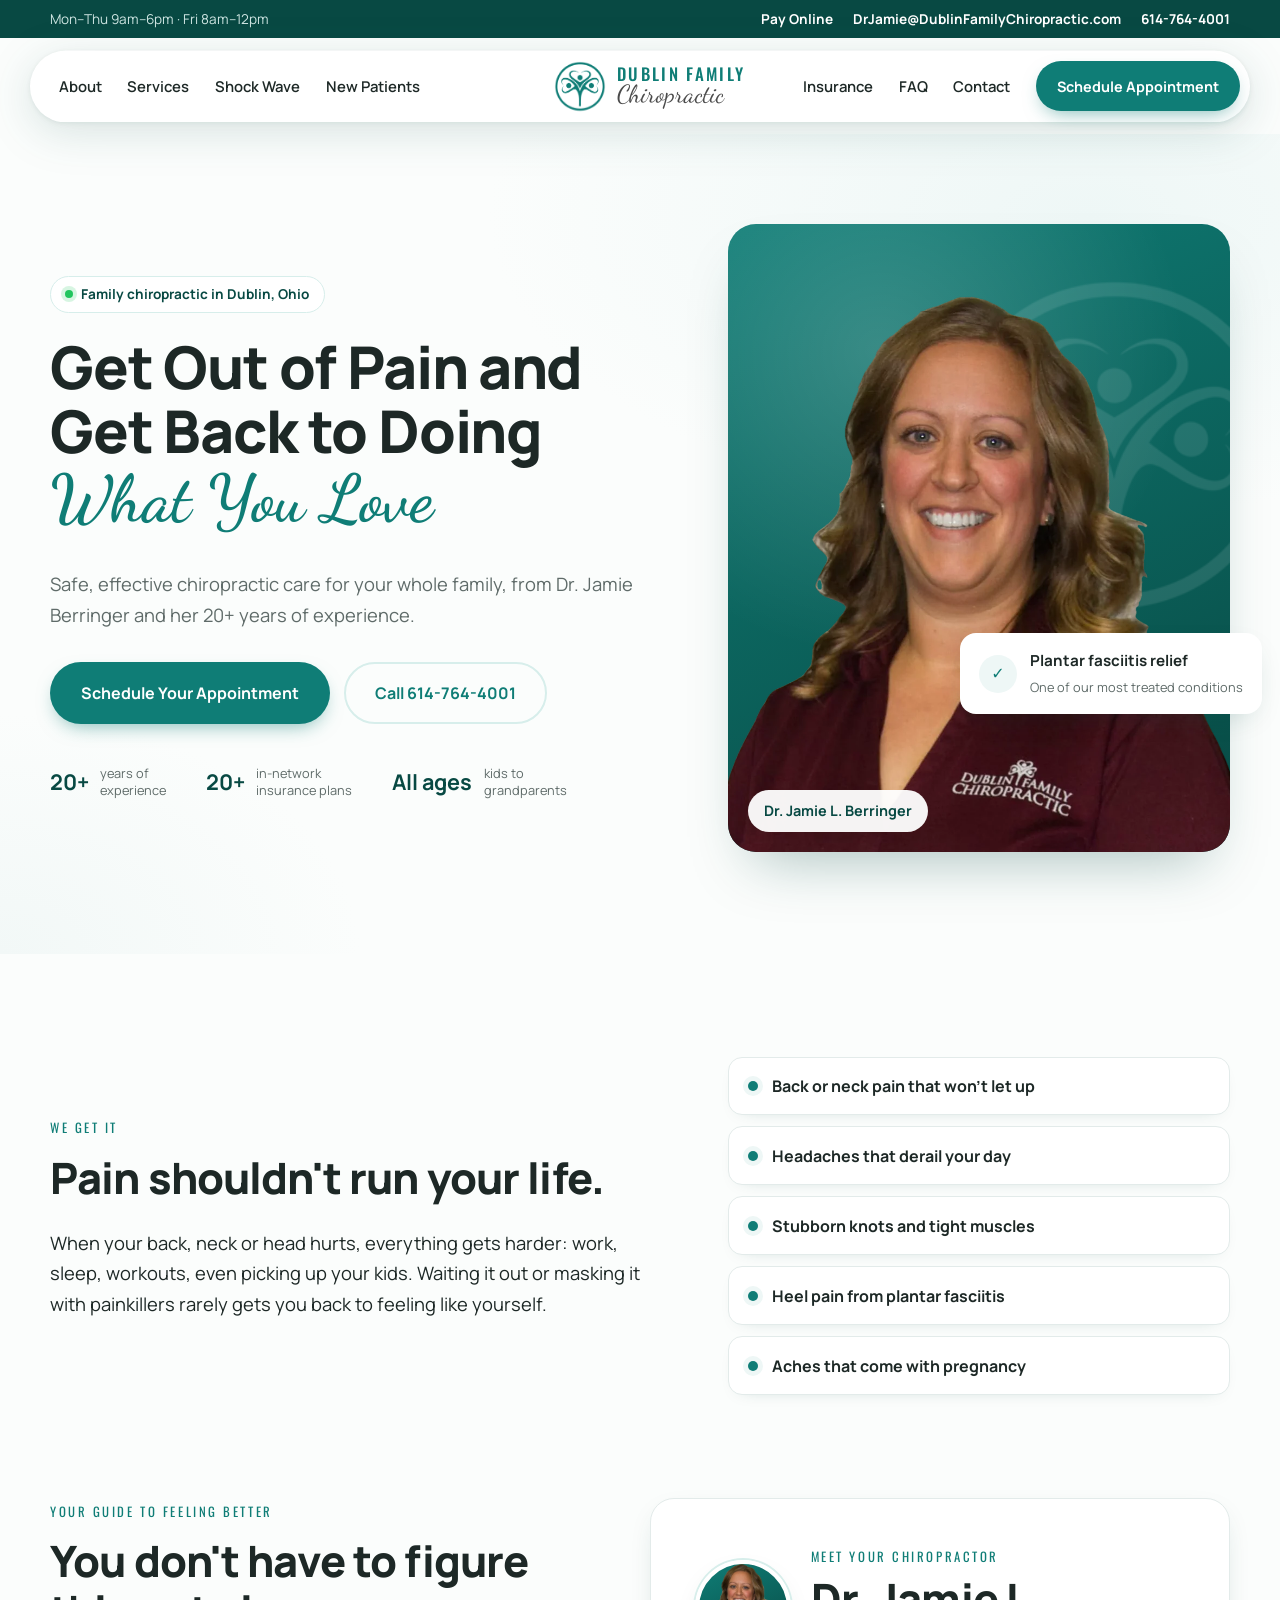
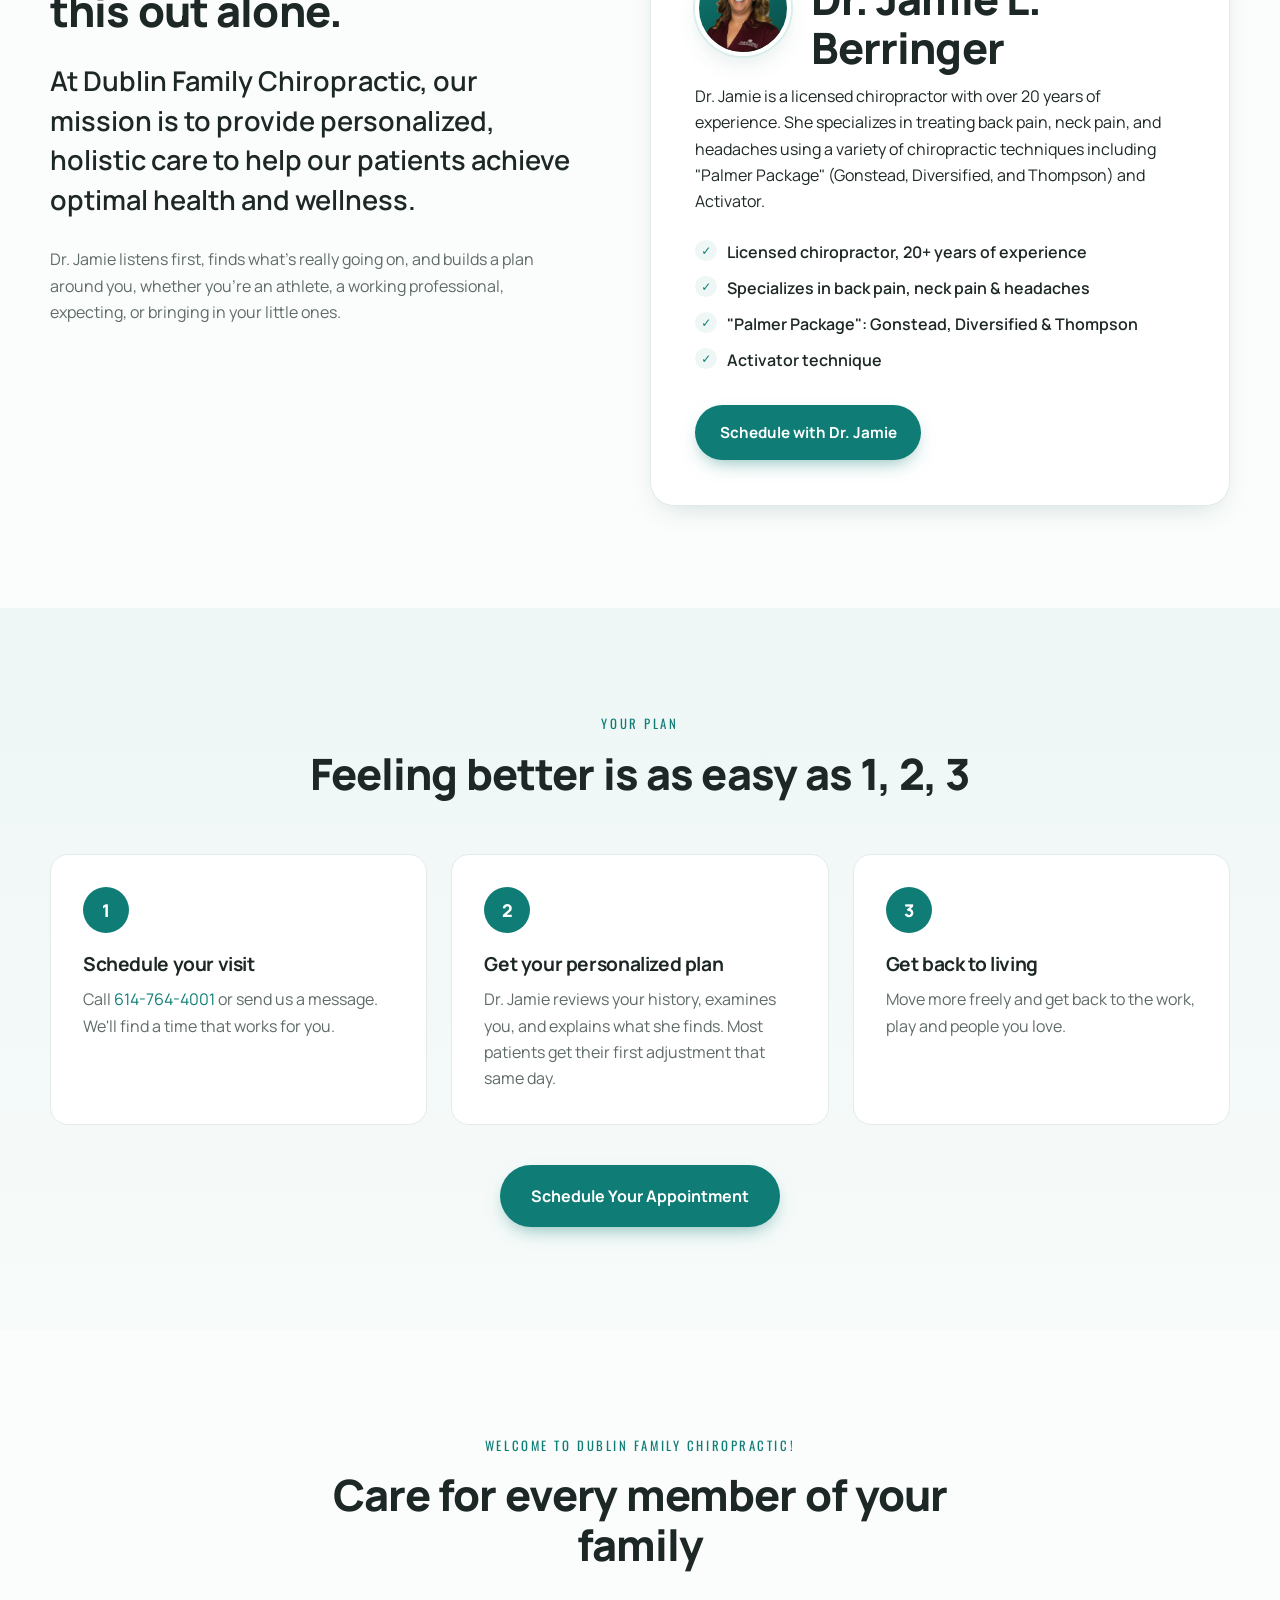
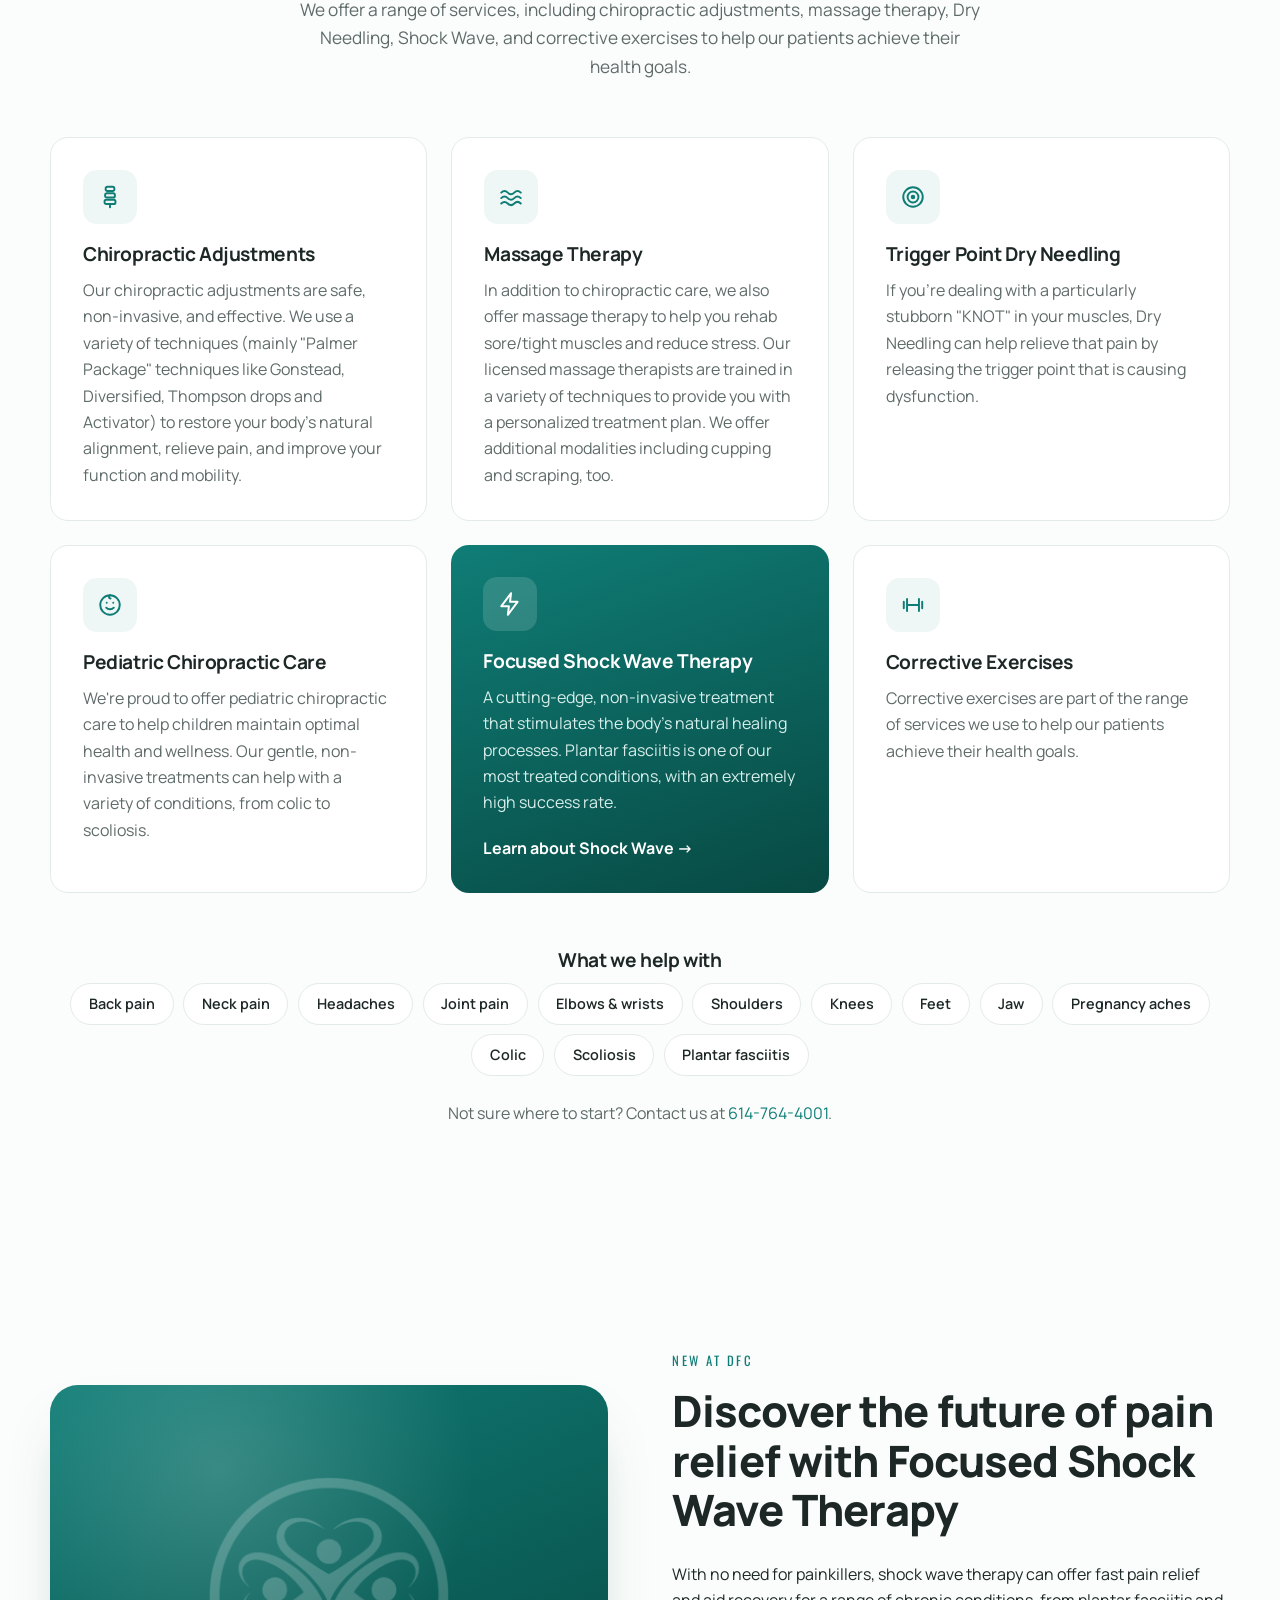
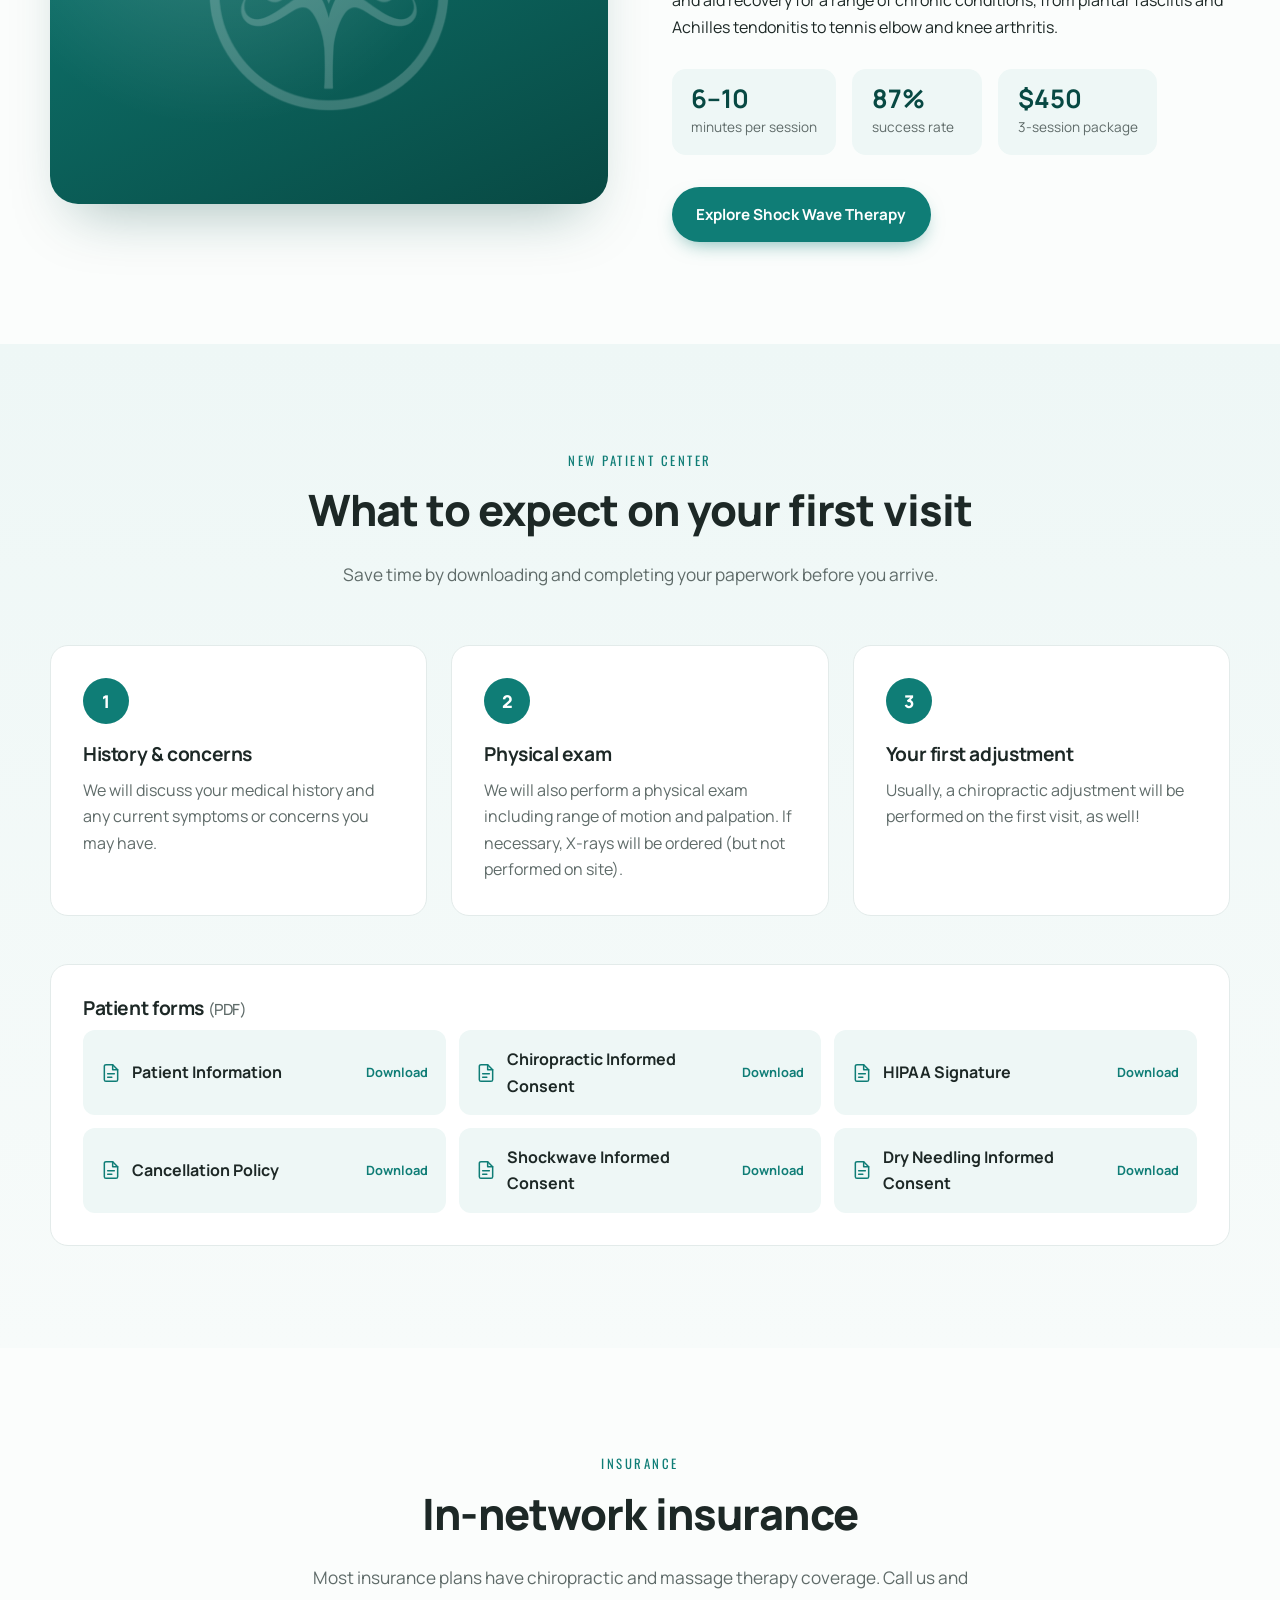
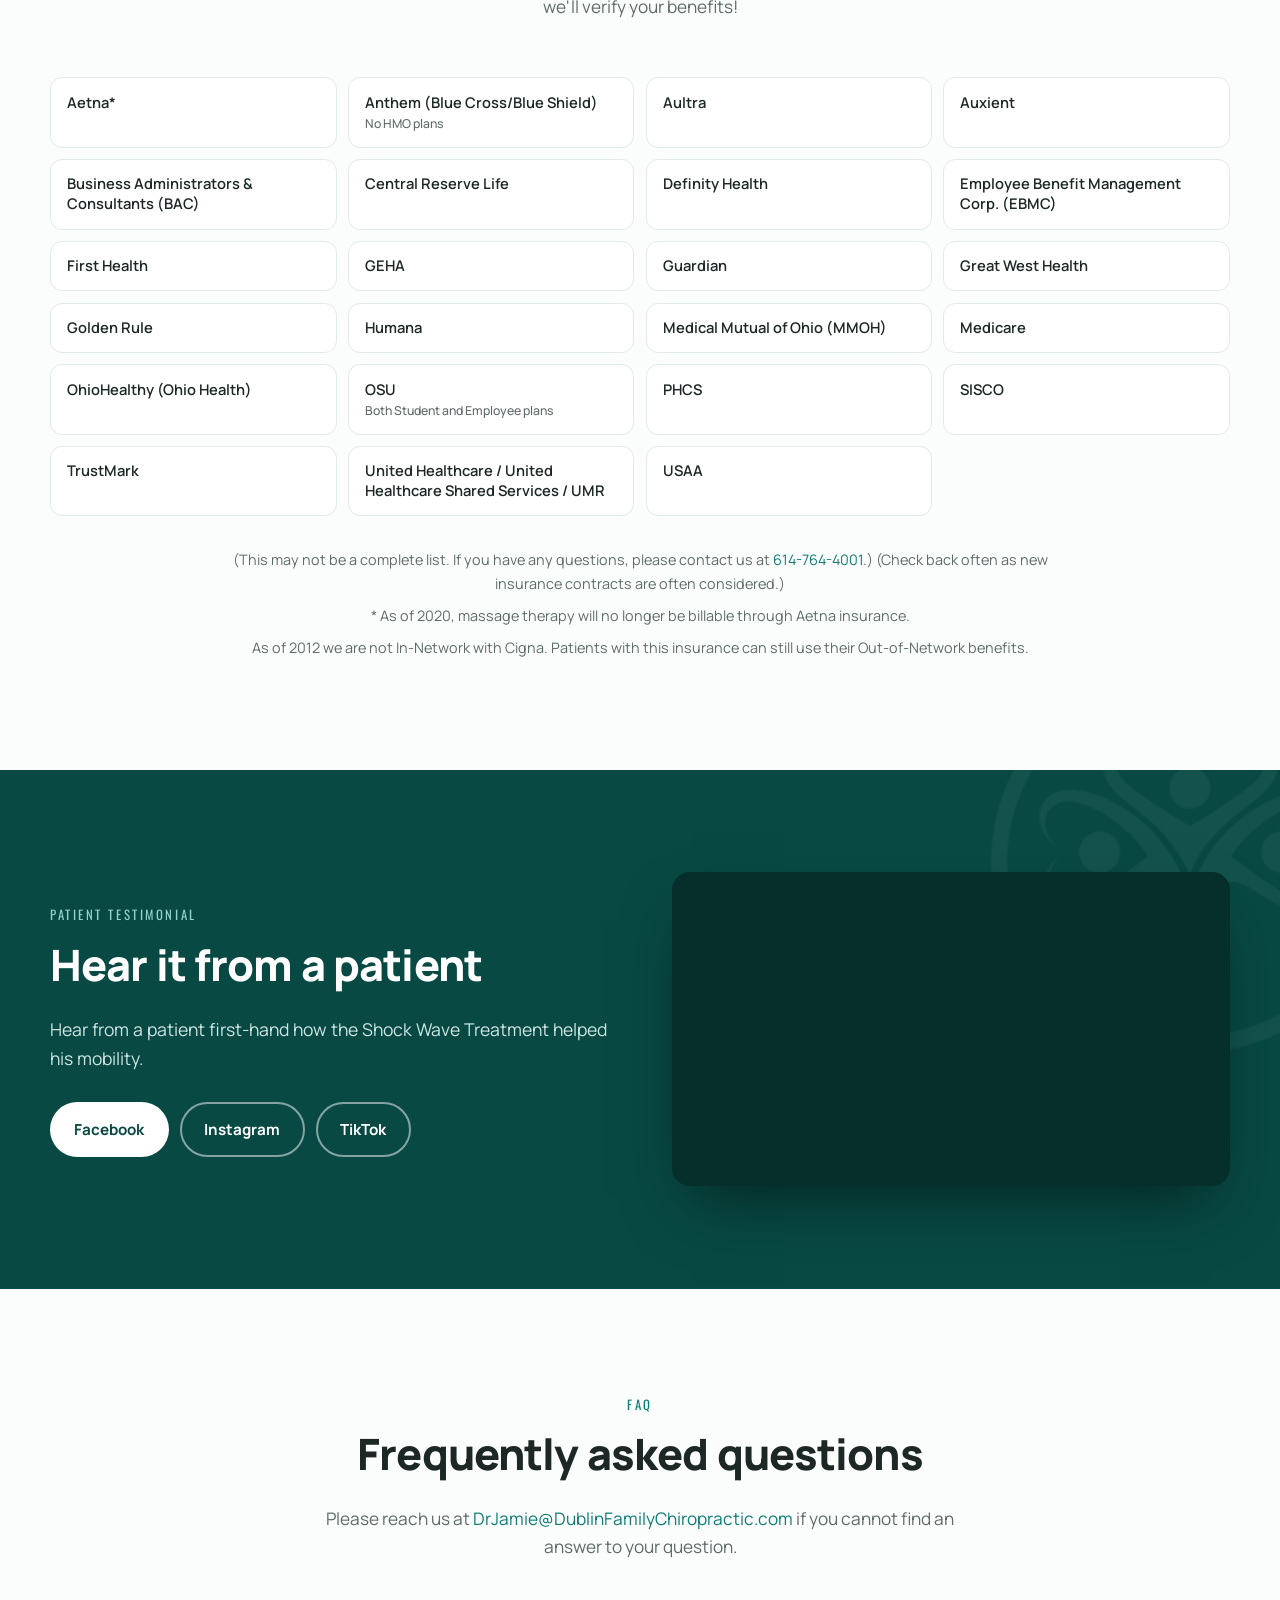
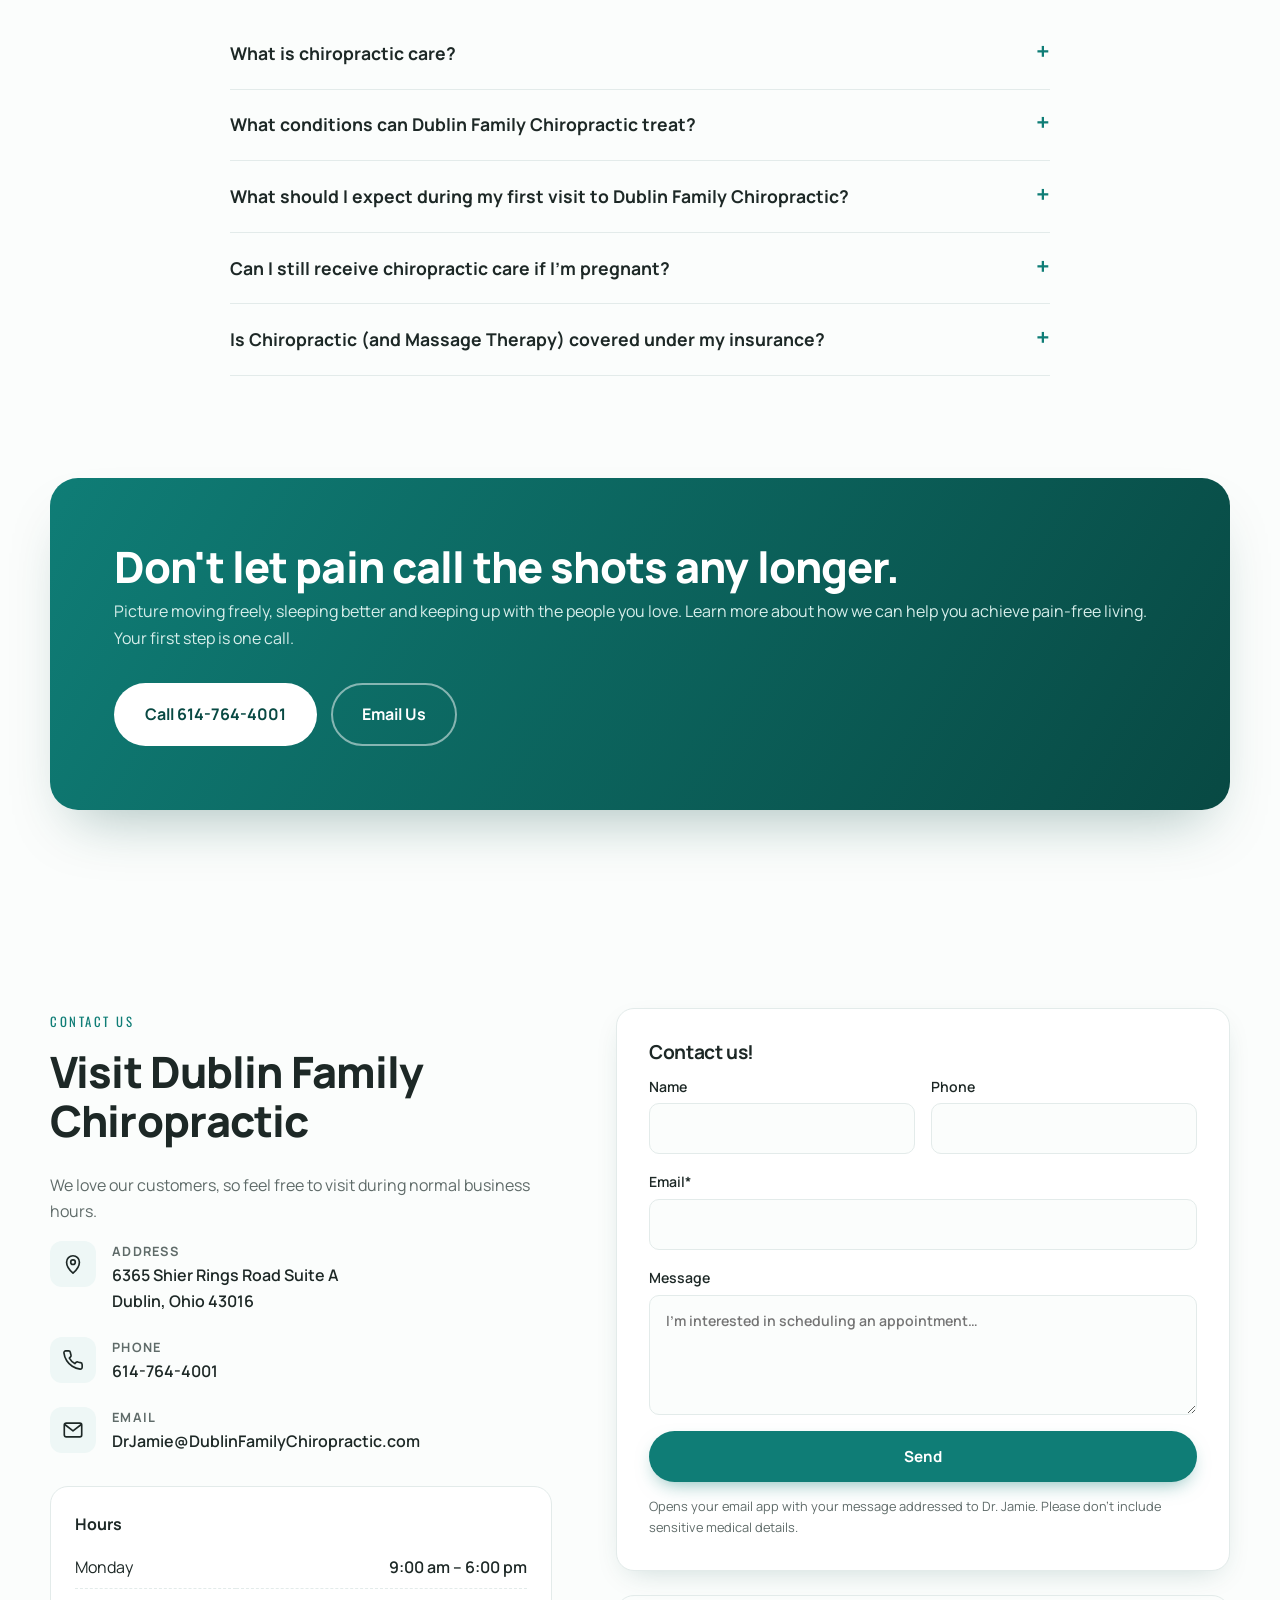
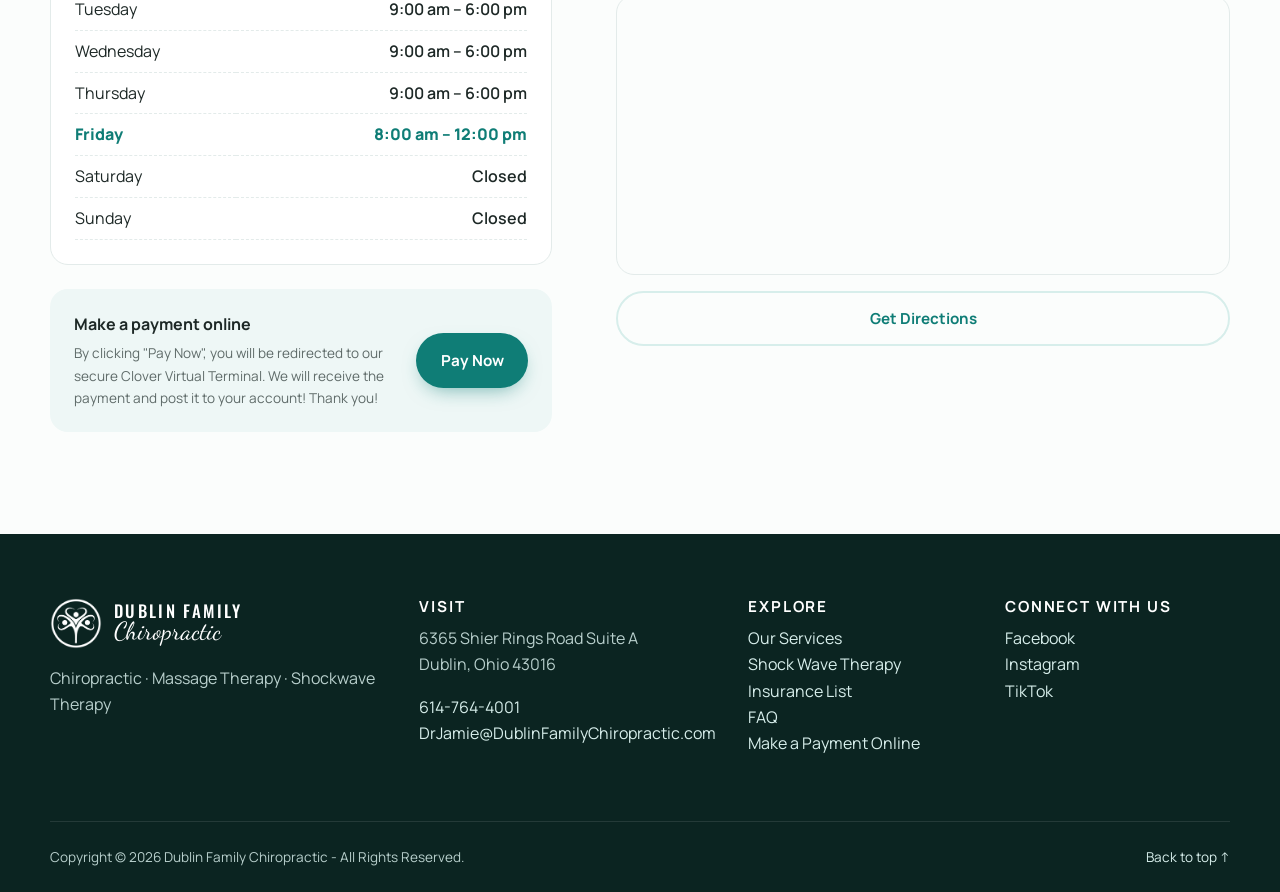
<file: index.html>
<!DOCTYPE html>
<html lang="en">
<head>
  <meta charset="utf-8">
  <meta name="viewport" content="width=device-width, initial-scale=1">
  <title>Get Out of Pain and Get Back to Doing What You Love | Dublin Family Chiropractic</title>
  <meta name="description" content="Dublin Family Chiropractic in Dublin, Ohio. Dr. Jamie L. Berringer offers chiropractic adjustments, massage therapy, trigger point dry needling, pediatric care and focused shock wave therapy. Call 614-764-4001.">
  <link rel="canonical" href="https://dublinfamilychiropractic.com/">
  <link rel="icon" href="assets/favicon.png">
  <meta property="og:title" content="Dublin Family Chiropractic">
  <meta property="og:description" content="Get out of pain and get back to doing what you love. Safe, effective family chiropractic care in Dublin, Ohio with Dr. Jamie Berringer.">
  <meta property="og:type" content="website">
  <link rel="preconnect" href="https://fonts.googleapis.com">
  <link rel="preconnect" href="https://fonts.gstatic.com" crossorigin>
  <link href="https://fonts.googleapis.com/css2?family=Manrope:wght@400;500;600;700;800&family=Oswald:wght@500&family=Dancing+Script:wght@600&display=swap" rel="stylesheet">
  <link rel="stylesheet" href="styles.css">

  <script type="application/ld+json">
  {
    "@context": "https://schema.org",
    "@type": "Chiropractor",
    "name": "Dublin Family Chiropractic",
    "url": "https://dublinfamilychiropractic.com/",
    "telephone": "+1-614-764-4001",
    "email": "DrJamie@DublinFamilyChiropractic.com",
    "image": "https://dublinfamilychiropractic.com/assets/dr-jamie-berringer.webp",
    "address": {
      "@type": "PostalAddress",
      "streetAddress": "6365 Shier Rings Road Suite A",
      "addressLocality": "Dublin",
      "addressRegion": "OH",
      "postalCode": "43016",
      "addressCountry": "US"
    },
    "openingHoursSpecification": [
      { "@type": "OpeningHoursSpecification", "dayOfWeek": ["Monday","Tuesday","Wednesday","Thursday"], "opens": "09:00", "closes": "18:00" },
      { "@type": "OpeningHoursSpecification", "dayOfWeek": ["Friday"], "opens": "08:00", "closes": "12:00" }
    ],
    "sameAs": [
      "https://www.facebook.com/DublinFamilyChiro/",
      "https://www.instagram.com/DFCWellness",
      "https://www.tiktok.com/@dublinfamilychiropractic"
    ],
    "employee": { "@type": "Person", "name": "Dr. Jamie L. Berringer", "jobTitle": "Chiropractor" }
  }
  </script>
</head>
<body>

  <!-- ============ TOP BAR ============ -->
  <div class="topbar">
    <div class="container topbar__inner">
      <span class="topbar__left">Mon–Thu 9am–6pm · Fri 8am–12pm</span>
      <span class="topbar__right">
        <a href="#payment">Pay Online</a>
        <a href="mailto:DrJamie@DublinFamilyChiropractic.com" class="hide-sm">DrJamie@DublinFamilyChiropractic.com</a>
        <a href="tel:6147644001">614-764-4001</a>
      </span>
    </div>
  </div>

  <!-- ============ HEADER ============ -->
  <header class="header" id="top">
    <div class="header__pill">
      <div class="header__shape-wrap" aria-hidden="true"><div class="header__shape"></div></div>
      <div class="header__inner">
        <nav class="header__nav header__nav--left" aria-label="Main">
          <a href="#about">About</a>
          <a href="#services">Services</a>
          <a href="shock-wave-therapy/">Shock Wave</a>
          <a href="#new-patients">New Patients</a>
        </nav>
        <a href="#top" class="brand" aria-label="Dublin Family Chiropractic home">
          <img src="assets/logo-icon.png" alt="" class="brand__icon" width="52" height="51">
          <span class="brand__text">
            <span class="brand__name">Dublin Family</span>
            <span class="brand__script">Chiropractic</span>
          </span>
        </a>
        <nav class="header__nav header__nav--right" aria-label="More">
          <a href="#insurance">Insurance</a>
          <a href="#faq">FAQ</a>
          <a href="#contact">Contact</a>
          <a href="#contact" class="btn btn--primary btn--sm">Schedule Appointment</a>
        </nav>
        <button class="nav-toggle" aria-label="Open menu" aria-expanded="false" aria-controls="mobile-nav">
          <span></span><span></span><span></span>
        </button>
      </div>
    </div>
    <nav class="mobile-nav" id="mobile-nav" aria-label="Mobile">
        <a href="#about">About</a>
        <a href="#services">Services</a>
        <a href="shock-wave-therapy/">Shock Wave</a>
        <a href="#new-patients">New Patients</a>
        <a href="#insurance">Insurance</a>
        <a href="#faq">FAQ</a>
        <a href="#contact">Contact</a>
        <a href="#contact" class="btn btn--primary">Schedule Appointment</a>
    </nav>
  </header>

  <main>
    <!-- ============ HERO ============ -->
    <section class="hero">
      <div class="container hero__grid">
        <div class="hero__copy reveal">
          <span class="pill"><span class="dot"></span> Family chiropractic in Dublin, Ohio</span>
          <h1>Get Out of Pain and Get Back to Doing <span class="accent">What You Love</span></h1>
          <p class="lead">Safe, effective chiropractic care for your whole family, from Dr. Jamie Berringer and her 20+ years of experience.</p>
          <div class="hero__actions">
            <a href="#contact" class="btn btn--primary btn--lg">Schedule Your Appointment</a>
            <a href="tel:6147644001" class="btn btn--ghost btn--lg">Call 614-764-4001</a>
          </div>
          <ul class="hero__trust">
            <li><strong>20+</strong><span>years of<br>experience</span></li>
            <li><strong>20+</strong><span>in-network<br>insurance plans</span></li>
            <li><strong>All ages</strong><span>kids to<br>grandparents</span></li>
          </ul>
        </div>

        <div class="hero__media reveal">
          <div class="photo-frame photo-frame--portrait">
            <img src="assets/logo-icon.png" alt="" class="photo-frame__mark">
            <img class="photo-frame__portrait" src="assets/dr-jamie-berringer.webp" alt="Dr. Jamie L. Berringer, chiropractor at Dublin Family Chiropractic" width="1000" height="1026" fetchpriority="high">
            <span class="photo-frame__label">Dr. Jamie L. Berringer</span>
          </div>
          <div class="float-card">
            <div class="float-card__icon">✓</div>
            <div>
              <strong>Plantar fasciitis relief</strong>
              <span>One of our most treated conditions</span>
            </div>
          </div>
        </div>
      </div>
    </section>

    <!-- ============ PROBLEM (StoryBrand) ============ -->
    <section class="section section--problem">
      <div class="container problem reveal">
        <div>
          <span class="eyebrow">We get it</span>
          <h2>Pain shouldn't run your life.</h2>
          <p class="lead">When your back, neck or head hurts, everything gets harder: work, sleep, workouts, even picking up your kids. Waiting it out or masking it with painkillers rarely gets you back to feeling like yourself.</p>
        </div>
        <ul class="pain-list">
          <li><span class="pain-dot" aria-hidden="true"></span>Back or neck pain that won't let up</li>
          <li><span class="pain-dot" aria-hidden="true"></span>Headaches that derail your day</li>
          <li><span class="pain-dot" aria-hidden="true"></span>Stubborn knots and tight muscles</li>
          <li><span class="pain-dot" aria-hidden="true"></span>Heel pain from plantar fasciitis</li>
          <li><span class="pain-dot" aria-hidden="true"></span>Aches that come with pregnancy</li>
        </ul>
      </div>
    </section>

    <!-- ============ GUIDE (About) ============ -->
    <section class="section" id="about">
      <div class="container about">
        <div class="about__copy reveal">
          <span class="eyebrow">Your guide to feeling better</span>
          <h2>You don't have to figure this out alone.</h2>
          <p class="lead">At Dublin Family Chiropractic, our mission is to provide personalized, holistic care to help our patients achieve optimal health and wellness.</p>
          <p class="muted">Dr. Jamie listens first, finds what's really going on, and builds a plan around you, whether you're an athlete, a working professional, expecting, or bringing in your little ones.</p>
        </div>
        <div class="doctor reveal">
          <div class="doctor__head">
            <img class="doctor__avatar" src="assets/dr-jamie-berringer.webp" alt="Dr. Jamie L. Berringer" width="120" height="120" loading="lazy">
            <div>
              <span class="eyebrow">Meet your chiropractor</span>
              <h2>Dr. Jamie L. Berringer</h2>
            </div>
          </div>
          <p>Dr. Jamie is a licensed chiropractor with over 20 years of experience. She specializes in treating back pain, neck pain, and headaches using a variety of chiropractic techniques including "Palmer Package" (Gonstead, Diversified, and Thompson) and Activator.</p>
          <ul class="checklist">
            <li>Licensed chiropractor, 20+ years of experience</li>
            <li>Specializes in back pain, neck pain &amp; headaches</li>
            <li>"Palmer Package": Gonstead, Diversified &amp; Thompson</li>
            <li>Activator technique</li>
          </ul>
          <a href="#contact" class="btn btn--primary">Schedule with Dr. Jamie</a>
        </div>
      </div>
    </section>

    <!-- ============ PLAN (StoryBrand) ============ -->
    <section class="section section--tint plan">
      <div class="container">
        <div class="section__head reveal">
          <span class="eyebrow">Your plan</span>
          <h2>Feeling better is as easy as 1, 2, 3</h2>
        </div>
        <ol class="steps">
          <li class="step reveal">
            <span class="step__num">1</span>
            <h3>Schedule your visit</h3>
            <p>Call <a href="tel:6147644001">614-764-4001</a> or send us a message. We'll find a time that works for you.</p>
          </li>
          <li class="step reveal">
            <span class="step__num">2</span>
            <h3>Get your personalized plan</h3>
            <p>Dr. Jamie reviews your history, examines you, and explains what she finds. Most patients get their first adjustment that same day.</p>
          </li>
          <li class="step reveal">
            <span class="step__num">3</span>
            <h3>Get back to living</h3>
            <p>Move more freely and get back to the work, play and people you love.</p>
          </li>
        </ol>
        <div class="center reveal">
          <a href="#contact" class="btn btn--primary btn--lg">Schedule Your Appointment</a>
        </div>
      </div>
    </section>

    <!-- ============ SERVICES ============ -->
    <section class="section" id="services">
      <div class="container">
        <div class="section__head reveal">
          <span class="eyebrow">Welcome to Dublin Family Chiropractic!</span>
          <h2>Care for every member of your family</h2>
          <p>We offer a range of services, including chiropractic adjustments, massage therapy, Dry Needling, Shock Wave, and corrective exercises to help our patients achieve their health goals.</p>
        </div>

        <div class="cards">
          <article class="card reveal">
            <div class="card__icon"><svg viewBox="0 0 24 24" width="26" height="26" fill="none" stroke="currentColor" stroke-width="1.8" stroke-linecap="round" stroke-linejoin="round" aria-hidden="true"><rect x="8" y="2.5" width="8" height="4" rx="1.5"/><rect x="7.5" y="8.5" width="9" height="4" rx="1.5"/><rect x="7" y="14.5" width="10" height="4" rx="1.5"/><path d="M12 18.5v3"/></svg></div>
            <h3>Chiropractic Adjustments</h3>
            <p>Our chiropractic adjustments are safe, non-invasive, and effective. We use a variety of techniques (mainly "Palmer Package" techniques like Gonstead, Diversified, Thompson drops and Activator) to restore your body's natural alignment, relieve pain, and improve your function and mobility.</p>
          </article>
          <article class="card reveal">
            <div class="card__icon"><svg viewBox="0 0 24 24" width="26" height="26" fill="none" stroke="currentColor" stroke-width="1.8" stroke-linecap="round" stroke-linejoin="round" aria-hidden="true"><path d="M3 8c2-2 4-2 6 0s4 2 6 0 4-2 6 0"/><path d="M3 13c2-2 4-2 6 0s4 2 6 0 4-2 6 0"/><path d="M3 18c2-2 4-2 6 0s4 2 6 0 4-2 6 0"/></svg></div>
            <h3>Massage Therapy</h3>
            <p>In addition to chiropractic care, we also offer massage therapy to help you rehab sore/tight muscles and reduce stress. Our licensed massage therapists are trained in a variety of techniques to provide you with a personalized treatment plan. We offer additional modalities including cupping and scraping, too.</p>
          </article>
          <article class="card reveal">
            <div class="card__icon"><svg viewBox="0 0 24 24" width="26" height="26" fill="none" stroke="currentColor" stroke-width="1.8" stroke-linecap="round" stroke-linejoin="round" aria-hidden="true"><circle cx="12" cy="12" r="9"/><circle cx="12" cy="12" r="5"/><circle cx="12" cy="12" r="1.2" fill="currentColor"/></svg></div>
            <h3>Trigger Point Dry Needling</h3>
            <p>If you're dealing with a particularly stubborn "KNOT" in your muscles, Dry Needling can help relieve that pain by releasing the trigger point that is causing dysfunction.</p>
          </article>
          <article class="card reveal">
            <div class="card__icon"><svg viewBox="0 0 24 24" width="26" height="26" fill="none" stroke="currentColor" stroke-width="1.8" stroke-linecap="round" stroke-linejoin="round" aria-hidden="true"><circle cx="12" cy="12" r="9"/><path d="M8.5 14.5c1.8 2 5.2 2 7 0"/><path d="M9 10h.01M15 10h.01"/><path d="M12 3c-1.5 1.5-1 3 .5 3"/></svg></div>
            <h3>Pediatric Chiropractic Care</h3>
            <p>We're proud to offer pediatric chiropractic care to help children maintain optimal health and wellness. Our gentle, non-invasive treatments can help with a variety of conditions, from colic to scoliosis.</p>
          </article>
          <article class="card card--feature reveal">
            <div class="card__icon"><svg viewBox="0 0 24 24" width="26" height="26" fill="none" stroke="currentColor" stroke-width="1.8" stroke-linecap="round" stroke-linejoin="round" aria-hidden="true"><path d="M13 2 4 14h7l-1 8 9-12h-7z"/></svg></div>
            <h3>Focused Shock Wave Therapy</h3>
            <p>A cutting-edge, non-invasive treatment that stimulates the body's natural healing processes. Plantar fasciitis is one of our most treated conditions, with an extremely high success rate.</p>
            <a href="shock-wave-therapy/" class="card__link">Learn about Shock Wave →</a>
          </article>
          <article class="card reveal">
            <div class="card__icon"><svg viewBox="0 0 24 24" width="26" height="26" fill="none" stroke="currentColor" stroke-width="1.8" stroke-linecap="round" stroke-linejoin="round" aria-hidden="true"><path d="M6.5 6.5v11M17.5 6.5v11M3.5 9v6M20.5 9v6M6.5 12h11"/></svg></div>
            <h3>Corrective Exercises</h3>
            <p>Corrective exercises are part of the range of services we use to help our patients achieve their health goals.</p>
          </article>
        </div>

        <div class="conditions reveal">
          <h3>What we help with</h3>
          <div class="tags">
            <span>Back pain</span><span>Neck pain</span><span>Headaches</span><span>Joint pain</span>
            <span>Elbows &amp; wrists</span><span>Shoulders</span><span>Knees</span><span>Feet</span><span>Jaw</span>
            <span>Pregnancy aches</span><span>Colic</span><span>Scoliosis</span><span>Plantar fasciitis</span>
          </div>
          <p class="muted">Not sure where to start? Contact us at <a href="tel:6147644001">614-764-4001</a>.</p>
        </div>
      </div>
    </section>

    <!-- ============ SHOCK WAVE TEASER ============ -->
    <section class="section">
      <div class="container split reveal">
        <div class="split__media">
          <div class="photo-frame photo-frame--wide">
            <img src="assets/logo-icon.png" alt="" class="photo-frame__mark">
            <img class="photo-frame__img" src="https://img1.wsimg.com/isteam/ip/3ddc919d-f928-452c-81f0-b2dad1ad7b15/Treatment-%20Knee-326798f.jpg/:/rs=w:1200" alt="Shock wave treatment on a knee" loading="lazy" onerror="this.remove()">
          </div>
        </div>
        <div>
          <span class="eyebrow">New at DFC</span>
          <h2>Discover the future of pain relief with Focused Shock Wave Therapy</h2>
          <p>With no need for painkillers, shock wave therapy can offer fast pain relief and aid recovery for a range of chronic conditions, from plantar fasciitis and Achilles tendonitis to tennis elbow and knee arthritis.</p>
          <ul class="mini-stats">
            <li><strong>6–10</strong><span>minutes per session</span></li>
            <li><strong>87%</strong><span>success rate</span></li>
            <li><strong>$450</strong><span>3-session package</span></li>
          </ul>
          <a href="shock-wave-therapy/" class="btn btn--primary">Explore Shock Wave Therapy</a>
        </div>
      </div>
    </section>

    <!-- ============ NEW PATIENTS ============ -->
    <section class="section section--tint" id="new-patients">
      <div class="container">
        <div class="section__head reveal">
          <span class="eyebrow">New Patient Center</span>
          <h2>What to expect on your first visit</h2>
          <p>Save time by downloading and completing your paperwork before you arrive.</p>
        </div>

        <ol class="steps">
          <li class="step reveal">
            <span class="step__num">1</span>
            <h3>History &amp; concerns</h3>
            <p>We will discuss your medical history and any current symptoms or concerns you may have.</p>
          </li>
          <li class="step reveal">
            <span class="step__num">2</span>
            <h3>Physical exam</h3>
            <p>We will also perform a physical exam including range of motion and palpation. If necessary, X-rays will be ordered (but not performed on site).</p>
          </li>
          <li class="step reveal">
            <span class="step__num">3</span>
            <h3>Your first adjustment</h3>
            <p>Usually, a chiropractic adjustment will be performed on the first visit, as well!</p>
          </li>
        </ol>

        <div class="forms reveal">
          <h3>Patient forms <span class="muted small">(PDF)</span></h3>
          <div class="forms__grid">
            <a class="file-link" target="_blank" rel="noopener" href="https://img1.wsimg.com/blobby/go/3ddc919d-f928-452c-81f0-b2dad1ad7b15/downloads/Patient%20Information.2023.pdf?ver=1788445958295"><span class="file-link__icon"><svg viewBox="0 0 24 24" width="20" height="20" fill="none" stroke="currentColor" stroke-width="1.8" stroke-linecap="round" stroke-linejoin="round" aria-hidden="true"><path d="M14 2H6a2 2 0 0 0-2 2v16a2 2 0 0 0 2 2h12a2 2 0 0 0 2-2V8z"/><path d="M14 2v6h6M8 13h8M8 17h5"/></svg></span> Patient Information <em>Download</em></a>
            <a class="file-link" target="_blank" rel="noopener" href="https://img1.wsimg.com/blobby/go/3ddc919d-f928-452c-81f0-b2dad1ad7b15/downloads/f7fbd84b-b74b-4f92-855f-cf730b121987/Informed%20Consent%20Document.2025.pdf?ver=1788445958295"><span class="file-link__icon"><svg viewBox="0 0 24 24" width="20" height="20" fill="none" stroke="currentColor" stroke-width="1.8" stroke-linecap="round" stroke-linejoin="round" aria-hidden="true"><path d="M14 2H6a2 2 0 0 0-2 2v16a2 2 0 0 0 2 2h12a2 2 0 0 0 2-2V8z"/><path d="M14 2v6h6M8 13h8M8 17h5"/></svg></span> Chiropractic Informed Consent <em>Download</em></a>
            <a class="file-link" target="_blank" rel="noopener" href="https://img1.wsimg.com/blobby/go/3ddc919d-f928-452c-81f0-b2dad1ad7b15/downloads/HIPPA%20Signature.2023.pdf?ver=1788445958295"><span class="file-link__icon"><svg viewBox="0 0 24 24" width="20" height="20" fill="none" stroke="currentColor" stroke-width="1.8" stroke-linecap="round" stroke-linejoin="round" aria-hidden="true"><path d="M14 2H6a2 2 0 0 0-2 2v16a2 2 0 0 0 2 2h12a2 2 0 0 0 2-2V8z"/><path d="M14 2v6h6M8 13h8M8 17h5"/></svg></span> HIPAA Signature <em>Download</em></a>
            <a class="file-link" target="_blank" rel="noopener" href="https://img1.wsimg.com/blobby/go/3ddc919d-f928-452c-81f0-b2dad1ad7b15/downloads/Cancellation%20policy%20form.2023.pdf?ver=1788445958295"><span class="file-link__icon"><svg viewBox="0 0 24 24" width="20" height="20" fill="none" stroke="currentColor" stroke-width="1.8" stroke-linecap="round" stroke-linejoin="round" aria-hidden="true"><path d="M14 2H6a2 2 0 0 0-2 2v16a2 2 0 0 0 2 2h12a2 2 0 0 0 2-2V8z"/><path d="M14 2v6h6M8 13h8M8 17h5"/></svg></span> Cancellation Policy <em>Download</em></a>
            <a class="file-link" target="_blank" rel="noopener" href="https://img1.wsimg.com/blobby/go/3ddc919d-f928-452c-81f0-b2dad1ad7b15/downloads/Shockwave%20Informed%20Consent.pdf?ver=1788445958295"><span class="file-link__icon"><svg viewBox="0 0 24 24" width="20" height="20" fill="none" stroke="currentColor" stroke-width="1.8" stroke-linecap="round" stroke-linejoin="round" aria-hidden="true"><path d="M14 2H6a2 2 0 0 0-2 2v16a2 2 0 0 0 2 2h12a2 2 0 0 0 2-2V8z"/><path d="M14 2v6h6M8 13h8M8 17h5"/></svg></span> Shockwave Informed Consent <em>Download</em></a>
            <a class="file-link" target="_blank" rel="noopener" href="https://img1.wsimg.com/blobby/go/3ddc919d-f928-452c-81f0-b2dad1ad7b15/downloads/TPDN%20Informed%20Consent%20Full.%202023.pdf?ver=1788445958296"><span class="file-link__icon"><svg viewBox="0 0 24 24" width="20" height="20" fill="none" stroke="currentColor" stroke-width="1.8" stroke-linecap="round" stroke-linejoin="round" aria-hidden="true"><path d="M14 2H6a2 2 0 0 0-2 2v16a2 2 0 0 0 2 2h12a2 2 0 0 0 2-2V8z"/><path d="M14 2v6h6M8 13h8M8 17h5"/></svg></span> Dry Needling Informed Consent <em>Download</em></a>
          </div>
        </div>
      </div>
    </section>

    <!-- ============ INSURANCE ============ -->
    <section class="section" id="insurance">
      <div class="container">
        <div class="section__head reveal">
          <span class="eyebrow">Insurance</span>
          <h2>In-network insurance</h2>
          <p>Most insurance plans have chiropractic and massage therapy coverage. Call us and we'll verify your benefits!</p>
        </div>
        <ul class="ins-grid reveal">
          <li>Aetna*</li>
          <li>Anthem (Blue Cross/Blue Shield) <small>No HMO plans</small></li>
          <li>Aultra</li>
          <li>Auxient</li>
          <li>Business Administrators &amp; Consultants (BAC)</li>
          <li>Central Reserve Life</li>
          <li>Definity Health</li>
          <li>Employee Benefit Management Corp. (EBMC)</li>
          <li>First Health</li>
          <li>GEHA</li>
          <li>Guardian</li>
          <li>Great West Health</li>
          <li>Golden Rule</li>
          <li>Humana</li>
          <li>Medical Mutual of Ohio (MMOH)</li>
          <li>Medicare</li>
          <li>OhioHealthy (Ohio Health)</li>
          <li>OSU <small>Both Student and Employee plans</small></li>
          <li>PHCS</li>
          <li>SISCO</li>
          <li>TrustMark</li>
          <li>United Healthcare / United Healthcare Shared Services / UMR</li>
          <li>USAA</li>
        </ul>
        <div class="notes reveal">
          <p>(This may not be a complete list. If you have any questions, please contact us at <a href="tel:6147644001">614-764-4001</a>.) (Check back often as new insurance contracts are often considered.)</p>
          <p>* As of 2020, massage therapy will no longer be billable through Aetna insurance.</p>
          <p>As of 2012 we are not In-Network with Cigna. Patients with this insurance can still use their Out-of-Network benefits.</p>
        </div>
      </div>
    </section>

    <!-- ============ TESTIMONIAL ============ -->
    <section class="section section--dark" id="reviews">
      <div class="container split split--dark reveal">
        <div>
          <span class="eyebrow">Patient testimonial</span>
          <h2>Hear it from a patient</h2>
          <p class="on-dark">Hear from a patient first-hand how the Shock Wave Treatment helped his mobility.</p>
          <div class="social-row">
            <a href="https://www.facebook.com/DublinFamilyChiro/" target="_blank" rel="noopener" class="btn btn--light">Facebook</a>
            <a href="https://www.instagram.com/DFCWellness" target="_blank" rel="noopener" class="btn btn--outline-light">Instagram</a>
            <a href="https://www.tiktok.com/@dublinfamilychiropractic" target="_blank" rel="noopener" class="btn btn--outline-light">TikTok</a>
          </div>
        </div>
        <div class="video">
          <iframe src="https://player.vimeo.com/video/907253555?h=490e301cfd&amp;title=0&amp;portrait=0&amp;byline=0&amp;badge=0" title="Patient testimonial: shock wave treatment" allow="fullscreen; picture-in-picture" loading="lazy"></iframe>
        </div>
      </div>
    </section>

    <!-- ============ FAQ ============ -->
    <section class="section" id="faq">
      <div class="container faq">
        <div class="section__head reveal">
          <span class="eyebrow">FAQ</span>
          <h2>Frequently asked questions</h2>
          <p>Please reach us at <a href="mailto:DrJamie@DublinFamilyChiropractic.com">DrJamie@DublinFamilyChiropractic.com</a> if you cannot find an answer to your question.</p>
        </div>
        <div class="accordion reveal">
          <details>
            <summary>What is chiropractic care?</summary>
            <p>Chiropractic care is a natural, non-invasive form of healthcare that focuses on the musculoskeletal system, particularly the spine, to improve overall health and wellness.</p>
          </details>
          <details>
            <summary>What conditions can Dublin Family Chiropractic treat?</summary>
            <p>As a chiropractor, I can treat a wide variety of conditions! Typically, chiropractic is thought of as treating back pain, neck pain, headaches, and joint pain, but did you know we can also adjust extremities like elbows, wrists, shoulders, knees, feet and even your jaw?</p>
            <p>Feel free to ask what else chiropractic can help with at your next visit!</p>
          </details>
          <details>
            <summary>What should I expect during my first visit to Dublin Family Chiropractic?</summary>
            <p>During your first visit, we will discuss your medical history and any current symptoms or concerns you may have. We will also perform a physical exam including range of motion and palpation. If necessary, X-rays will be ordered (but not performed on site). Usually, a chiropractic adjustment will be performed on the first visit, as well!</p>
          </details>
          <details>
            <summary>Can I still receive chiropractic care if I'm pregnant?</summary>
            <p>Chiropractic is a safe and effective form of treatment during pregnancy. Many women are unaware of the fact that they can be treated with regular chiropractic adjustments throughout their entire pregnancy. Adjustments help relieve lower back ache due to weight gain and/or a shift in the center of gravity from a growing baby. As certain hormones are released, ligaments become less taut and can cause instability, particularly in the pelvic region. Also, new sleeping patterns can sometimes cause neck and upper back/shoulder pain to arise.</p>
            <p>Massage therapy is also safe and effective for alleviating the aches and pains associated with pregnancy.</p>
          </details>
          <details>
            <summary>Is Chiropractic (and Massage Therapy) covered under my insurance?</summary>
            <p>Most insurance plans have chiropractic and massage therapy coverage. The massage therapy is billed under "Physical Therapy" and may only cost you a co-pay or co-insurance (depending on insurance plan and if yearly deductible has been met). You might also be able to use Flexible Spending Accounts or Health Savings Accounts to pay for chiropractic and massage services. For more information, please call our office so we can verify your insurance benefits! <a href="tel:6147644001">614-764-4001</a>.</p>
            <p>* Massage Therapy is NOT billable to Medicare.</p>
            <p><a href="#insurance">See the list of insurance providers we are in-network with →</a></p>
          </details>
        </div>
      </div>
    </section>

    <!-- ============ CTA ============ -->
    <section class="cta" id="book">
      <div class="container cta__inner reveal">
        <div>
          <h2>Don't let pain call the shots any longer.</h2>
          <p>Picture moving freely, sleeping better and keeping up with the people you love. Learn more about how we can help you achieve pain-free living. Your first step is one call.</p>
        </div>
        <div class="cta__actions">
          <a href="tel:6147644001" class="btn btn--light btn--lg">Call 614-764-4001</a>
          <a href="mailto:DrJamie@DublinFamilyChiropractic.com?subject=New%20Appointment&amp;body=Hi%2C%20I%20am%20interested%20in%20scheduling%20an%20appointment!%0A" class="btn btn--outline-light btn--lg">Email Us</a>
        </div>
      </div>
    </section>

    <!-- ============ CONTACT ============ -->
    <section class="section" id="contact">
      <div class="container contact">
        <div class="contact__info reveal">
          <span class="eyebrow">Contact us</span>
          <h2>Visit Dublin Family Chiropractic</h2>
          <p class="muted">We love our customers, so feel free to visit during normal business hours.</p>

          <div class="info-row">
            <span class="info-row__icon"><svg viewBox="0 0 24 24" width="22" height="22" fill="none" stroke="currentColor" stroke-width="1.8" stroke-linecap="round" stroke-linejoin="round" aria-hidden="true"><path d="M12 22s7-6.2 7-12a7 7 0 0 0-14 0c0 5.8 7 12 7 12z"/><circle cx="12" cy="10" r="2.5"/></svg></span>
            <div>
              <strong>Address</strong>
              <a href="https://www.google.com/maps/dir/?api=1&amp;destination=6365+Shier+Rings+Road+Suite+A+Dublin+Ohio+43016" target="_blank" rel="noopener">6365 Shier Rings Road Suite A<br>Dublin, Ohio 43016</a>
            </div>
          </div>
          <div class="info-row">
            <span class="info-row__icon"><svg viewBox="0 0 24 24" width="22" height="22" fill="none" stroke="currentColor" stroke-width="1.8" stroke-linecap="round" stroke-linejoin="round" aria-hidden="true"><path d="M22 16.9v3a2 2 0 0 1-2.2 2 19.8 19.8 0 0 1-8.6-3.1 19.5 19.5 0 0 1-6-6A19.8 19.8 0 0 1 2.1 4.2 2 2 0 0 1 4.1 2h3a2 2 0 0 1 2 1.7c.1 1 .4 1.9.7 2.8a2 2 0 0 1-.5 2.1L8 9.9a16 16 0 0 0 6 6l1.3-1.3a2 2 0 0 1 2.1-.4c.9.3 1.8.6 2.8.7a2 2 0 0 1 1.7 2z"/></svg></span>
            <div>
              <strong>Phone</strong>
              <a href="tel:6147644001">614-764-4001</a>
            </div>
          </div>
          <div class="info-row">
            <span class="info-row__icon"><svg viewBox="0 0 24 24" width="22" height="22" fill="none" stroke="currentColor" stroke-width="1.8" stroke-linecap="round" stroke-linejoin="round" aria-hidden="true"><rect x="2.5" y="4.5" width="19" height="15" rx="2"/><path d="m3 6 9 7 9-7"/></svg></span>
            <div>
              <strong>Email</strong>
              <a href="mailto:DrJamie@DublinFamilyChiropractic.com">DrJamie@DublinFamilyChiropractic.com</a>
            </div>
          </div>

          <div class="hours">
            <strong>Hours</strong>
            <table id="hours-table">
              <tr data-day="1"><td>Monday</td><td>9:00 am – 6:00 pm</td></tr>
              <tr data-day="2"><td>Tuesday</td><td>9:00 am – 6:00 pm</td></tr>
              <tr data-day="3"><td>Wednesday</td><td>9:00 am – 6:00 pm</td></tr>
              <tr data-day="4"><td>Thursday</td><td>9:00 am – 6:00 pm</td></tr>
              <tr data-day="5"><td>Friday</td><td>8:00 am – 12:00 pm</td></tr>
              <tr data-day="6"><td>Saturday</td><td>Closed</td></tr>
              <tr data-day="0"><td>Sunday</td><td>Closed</td></tr>
            </table>
          </div>

          <div class="pay" id="payment">
            <div>
              <strong>Make a payment online</strong>
              <p>By clicking "Pay Now", you will be redirected to our secure Clover Virtual Terminal. We will receive the payment and post it to your account! Thank you!</p>
            </div>
            <a href="https://link.clover.com/urlshortener/t7MLmg" target="_blank" rel="noopener" class="btn btn--primary">Pay Now</a>
          </div>
        </div>

        <div class="contact__side reveal">
          <form class="form" id="contact-form">
            <h3>Contact us!</h3>
            <div class="form__row">
              <label>Name<input type="text" name="name" autocomplete="name"></label>
              <label>Phone<input type="tel" name="phone" autocomplete="tel"></label>
            </div>
            <label>Email*<input type="email" name="email" required autocomplete="email"></label>
            <label>Message<textarea name="message" rows="4" placeholder="I'm interested in scheduling an appointment…"></textarea></label>
            <button class="btn btn--primary btn--block" type="submit">Send</button>
            <p class="form__note">Opens your email app with your message addressed to Dr. Jamie. Please don't include sensitive medical details.</p>
          </form>
          <div class="map">
            <iframe title="Map to Dublin Family Chiropractic" loading="lazy" referrerpolicy="no-referrer-when-downgrade"
              src="https://www.google.com/maps?q=6365+Shier+Rings+Road+Suite+A,+Dublin,+OH+43016&amp;output=embed"></iframe>
          </div>
          <a class="btn btn--ghost btn--block" href="https://www.google.com/maps/dir/?api=1&amp;destination=6365+Shier+Rings+Road+Suite+A+Dublin+Ohio+43016" target="_blank" rel="noopener">Get Directions</a>
        </div>
      </div>
    </section>
  </main>

  <!-- ============ FOOTER ============ -->
  <footer class="footer">
    <div class="container footer__grid">
      <div>
        <a href="#top" class="brand brand--light">
          <img src="assets/logo-icon-white.png" alt="" class="brand__icon" width="52" height="51">
          <span class="brand__text">
            <span class="brand__name">Dublin Family</span>
            <span class="brand__script">Chiropractic</span>
          </span>
        </a>
        <p class="footer__tag">Chiropractic · Massage Therapy · Shockwave Therapy</p>
      </div>
      <div>
        <h4>Visit</h4>
        <p>6365 Shier Rings Road Suite A<br>Dublin, Ohio 43016</p>
        <p><a href="tel:6147644001">614-764-4001</a><br><a href="mailto:DrJamie@DublinFamilyChiropractic.com">DrJamie@DublinFamilyChiropractic.com</a></p>
      </div>
      <div>
        <h4>Explore</h4>
        <p><a href="#services">Our Services</a><br><a href="shock-wave-therapy/">Shock Wave Therapy</a><br><a href="#insurance">Insurance List</a><br><a href="#faq">FAQ</a><br><a href="#payment">Make a Payment Online</a></p>
      </div>
      <div>
        <h4>Connect with us</h4>
        <p><a href="https://www.facebook.com/DublinFamilyChiro/" target="_blank" rel="noopener">Facebook</a><br><a href="https://www.instagram.com/DFCWellness" target="_blank" rel="noopener">Instagram</a><br><a href="https://www.tiktok.com/@dublinfamilychiropractic" target="_blank" rel="noopener">TikTok</a></p>
      </div>
    </div>
    <div class="container footer__bottom">
      <span>Copyright © <span id="year"></span> Dublin Family Chiropractic - All Rights Reserved.</span>
      <a href="#top">Back to top ↑</a>
    </div>
  </footer>

  <div class="mobile-bar">
    <a href="tel:6147644001" class="btn btn--ghost">Call</a>
    <a href="#contact" class="btn btn--primary">Schedule Appointment</a>
  </div>

  <script src="script.js"></script>
</body>
</html>
</file>
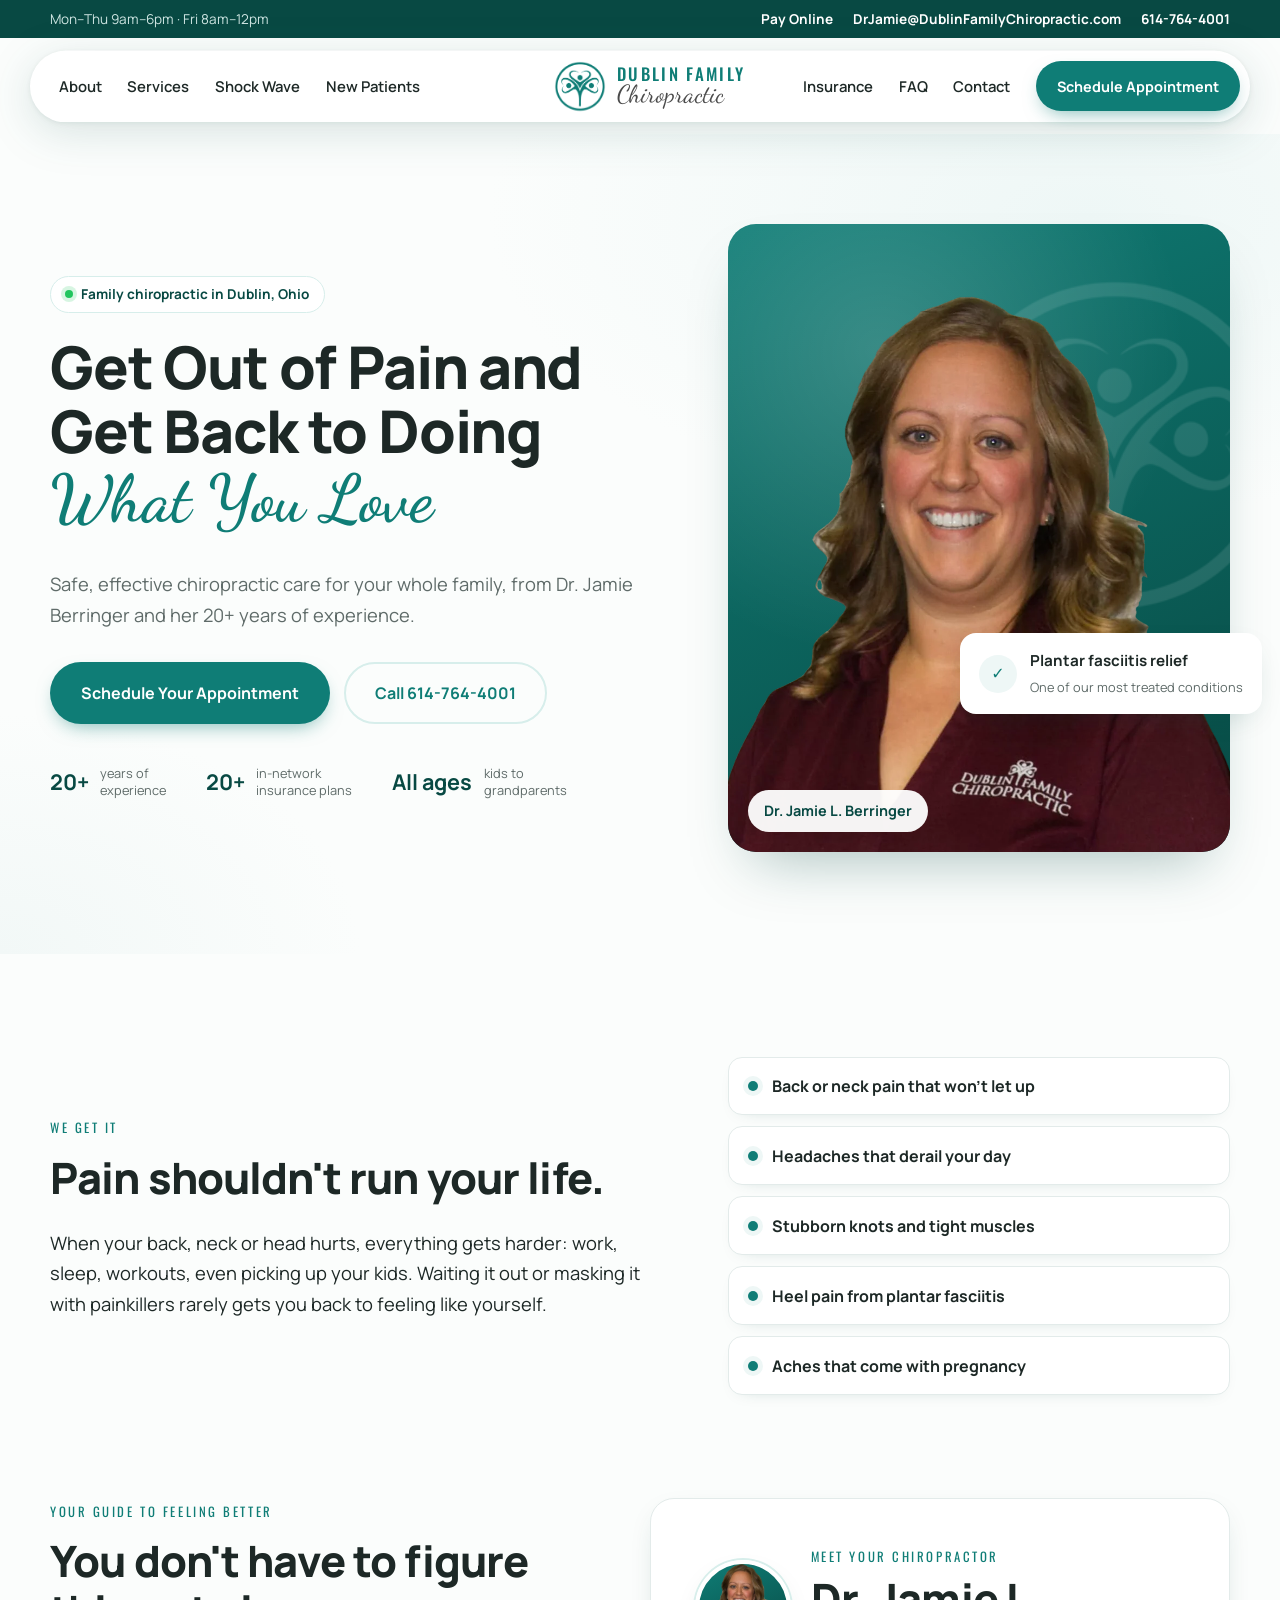
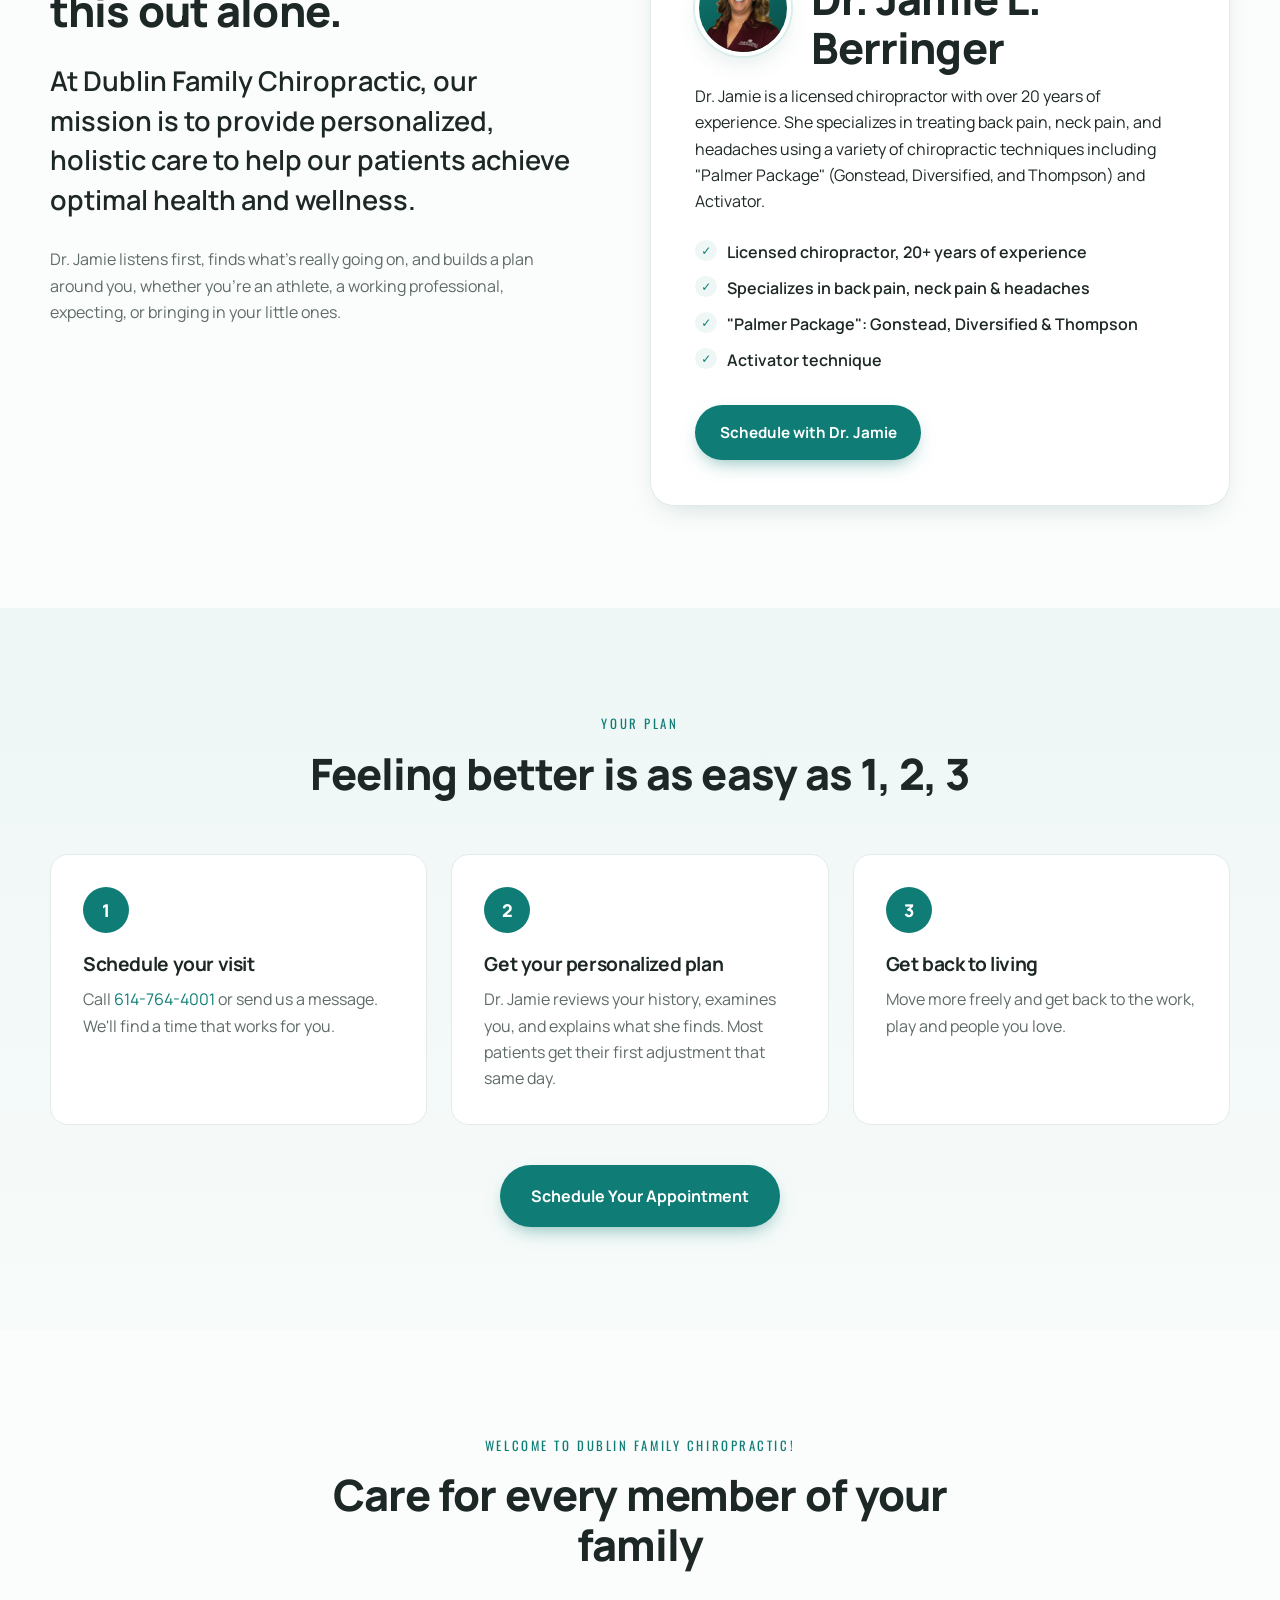
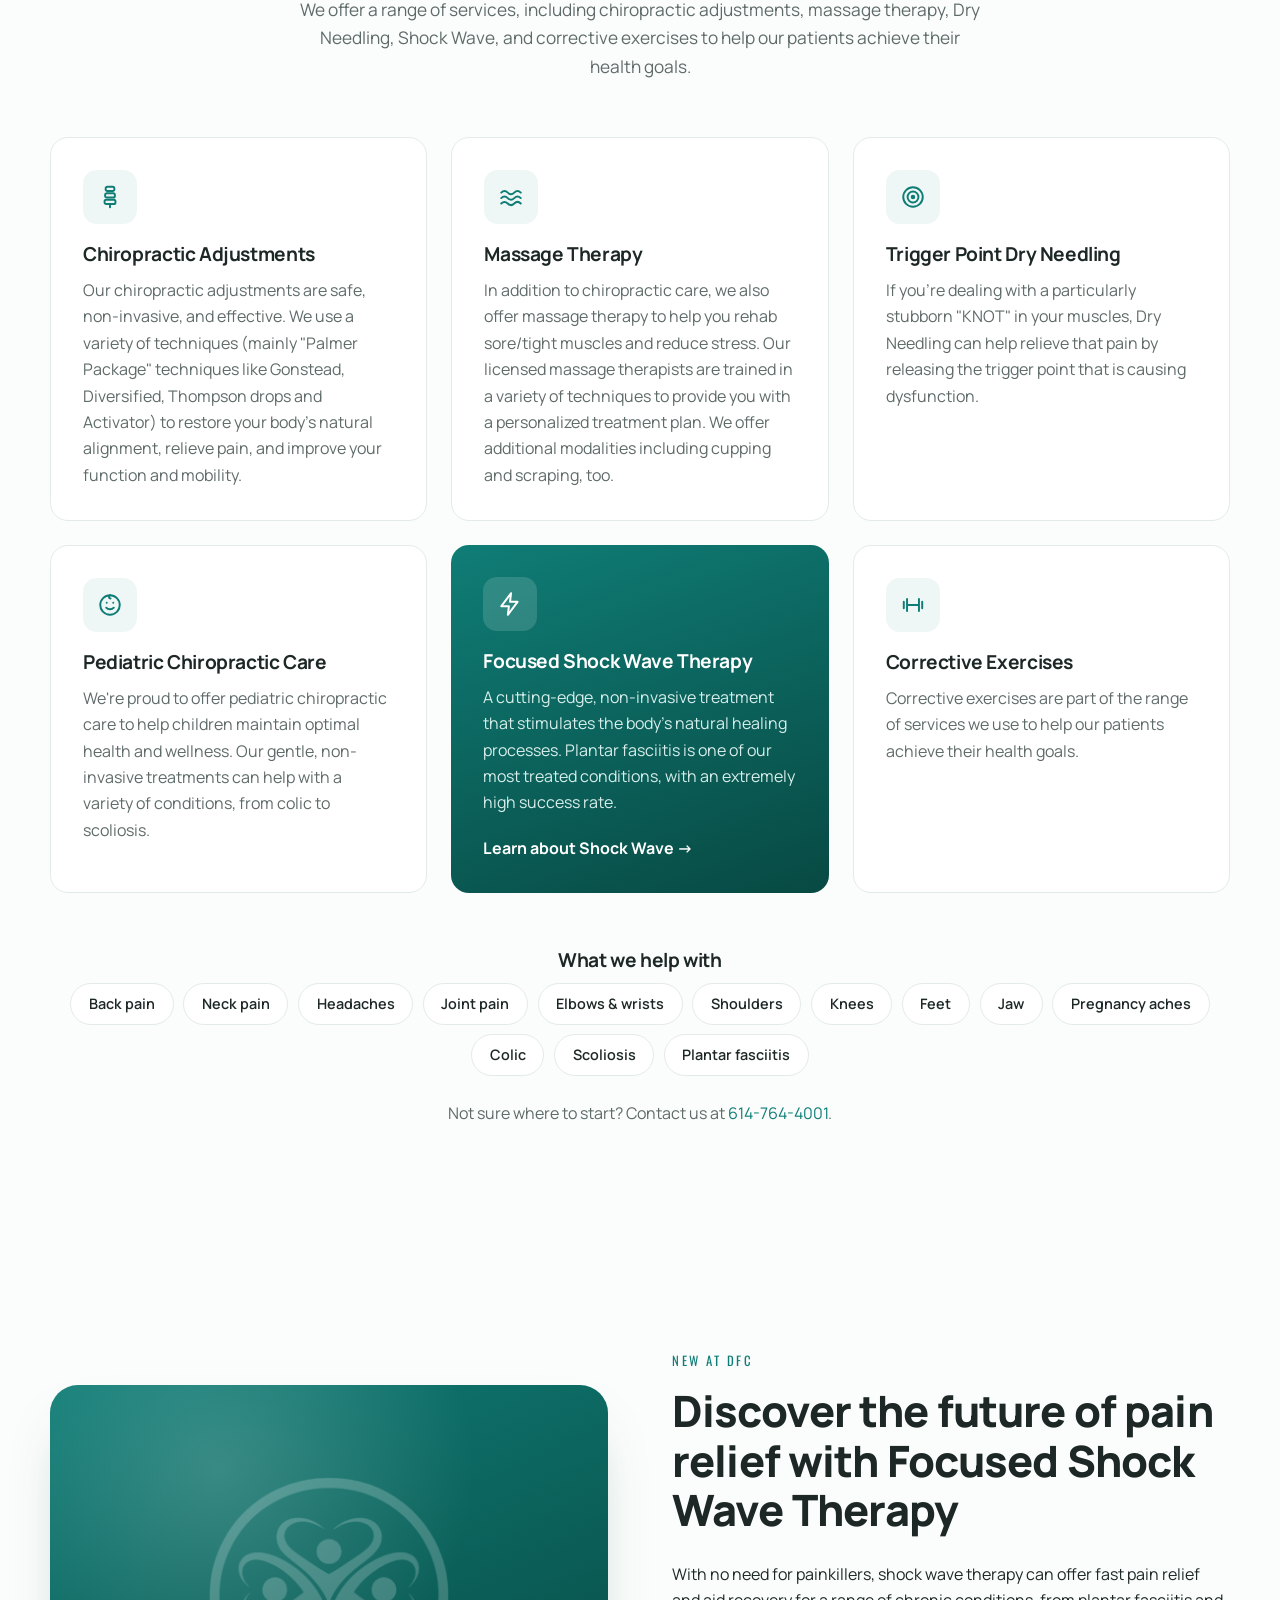
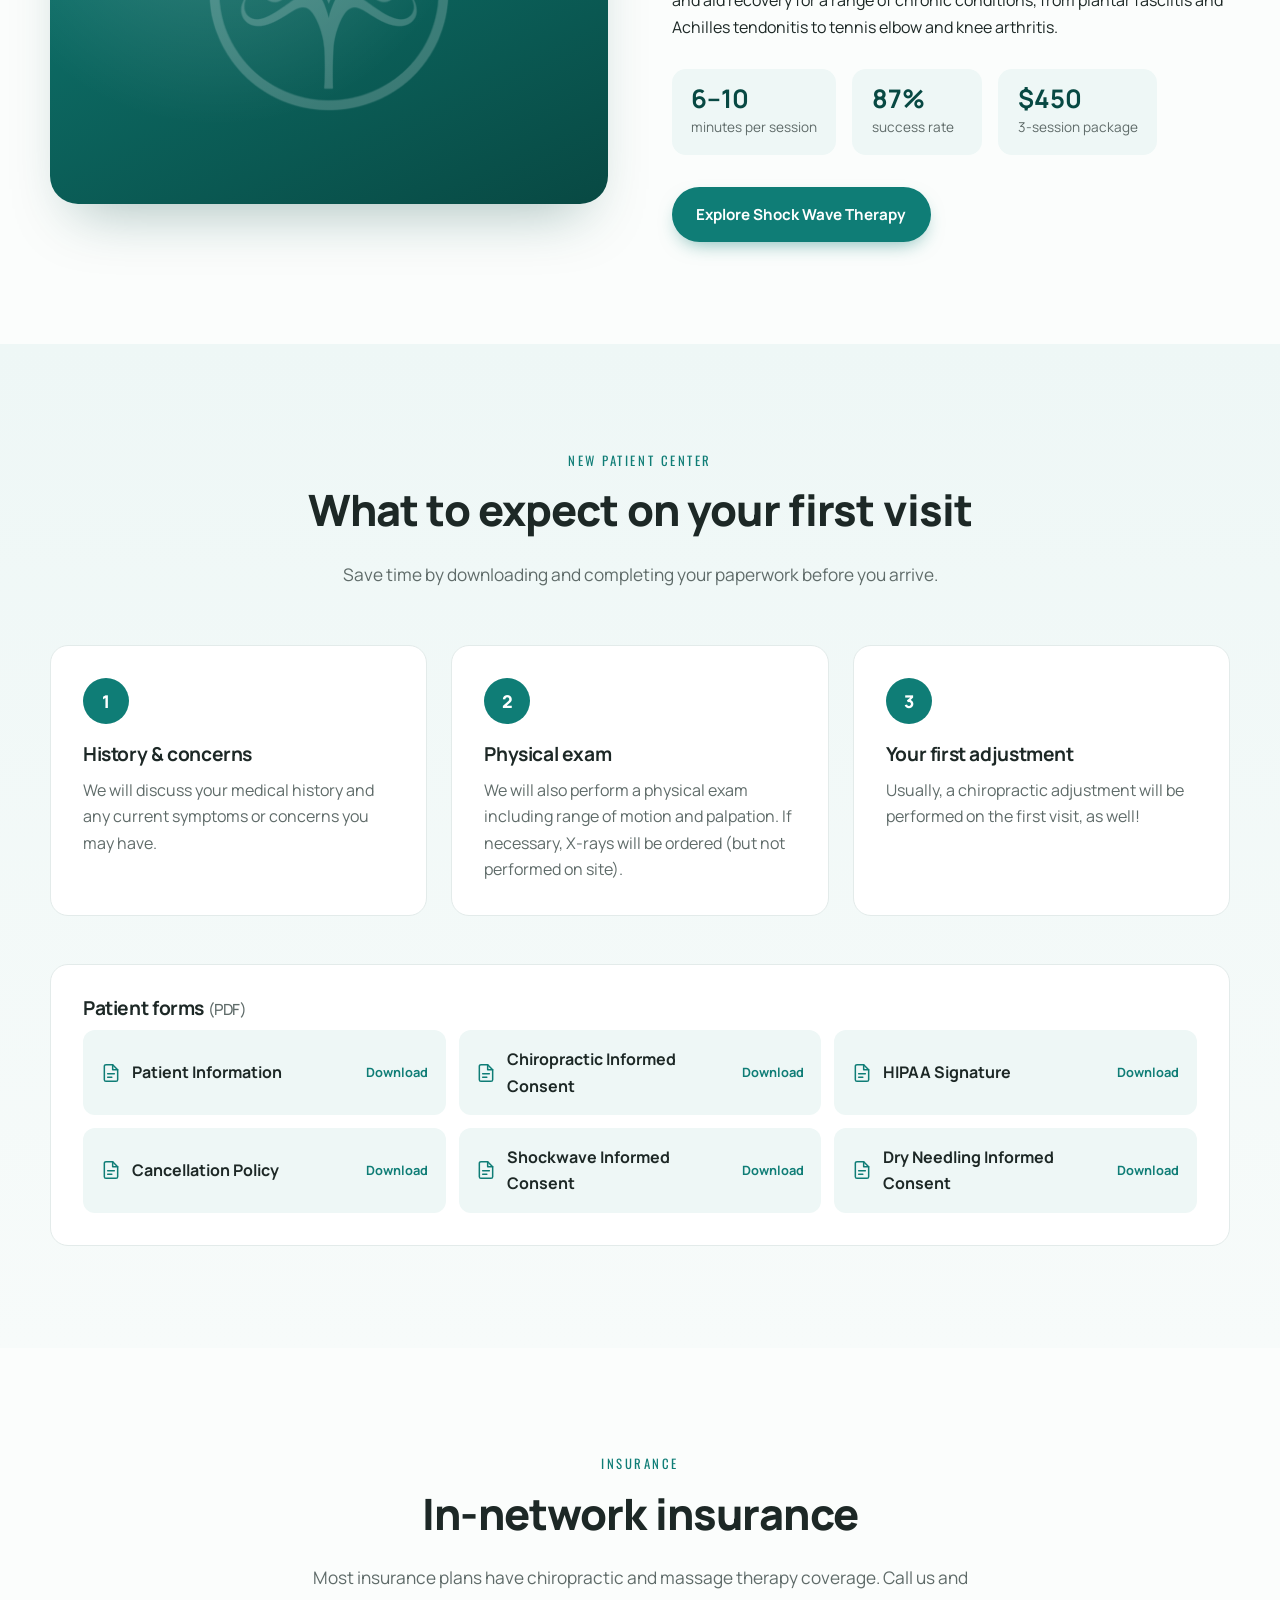
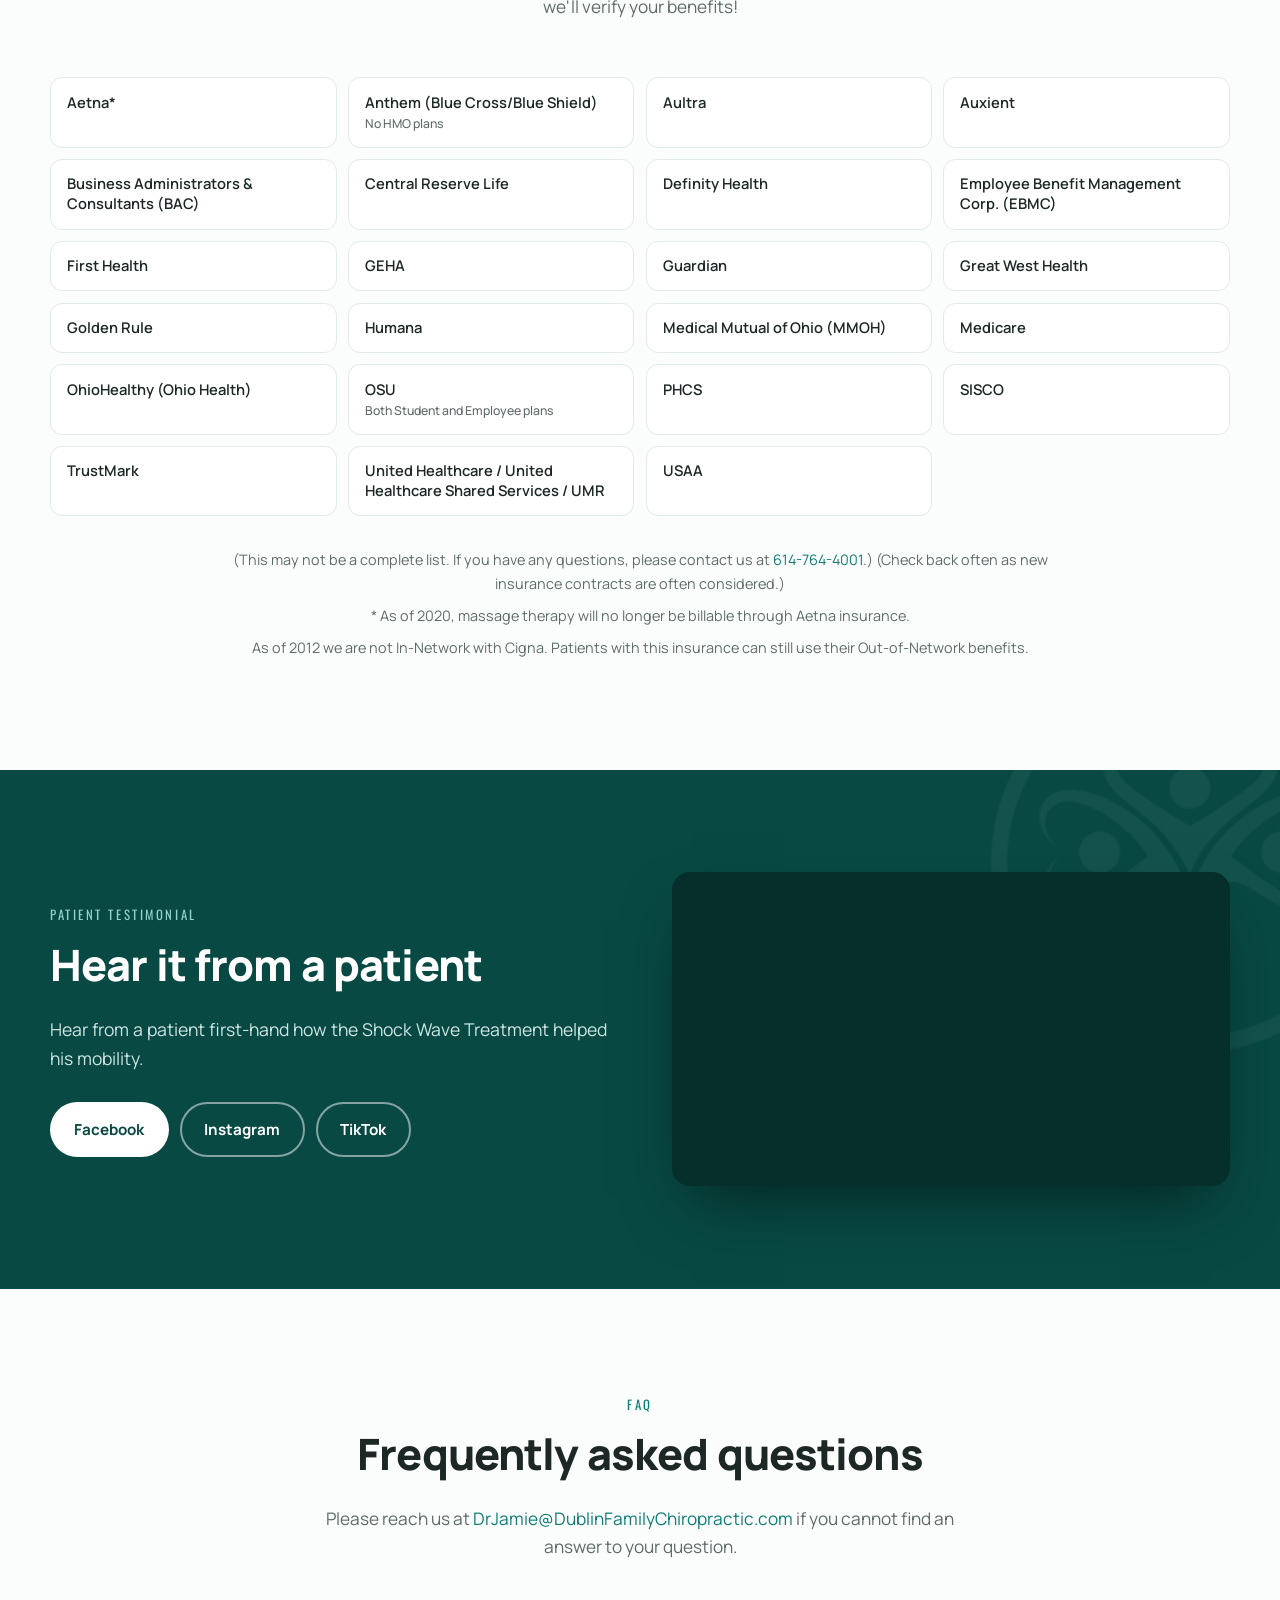
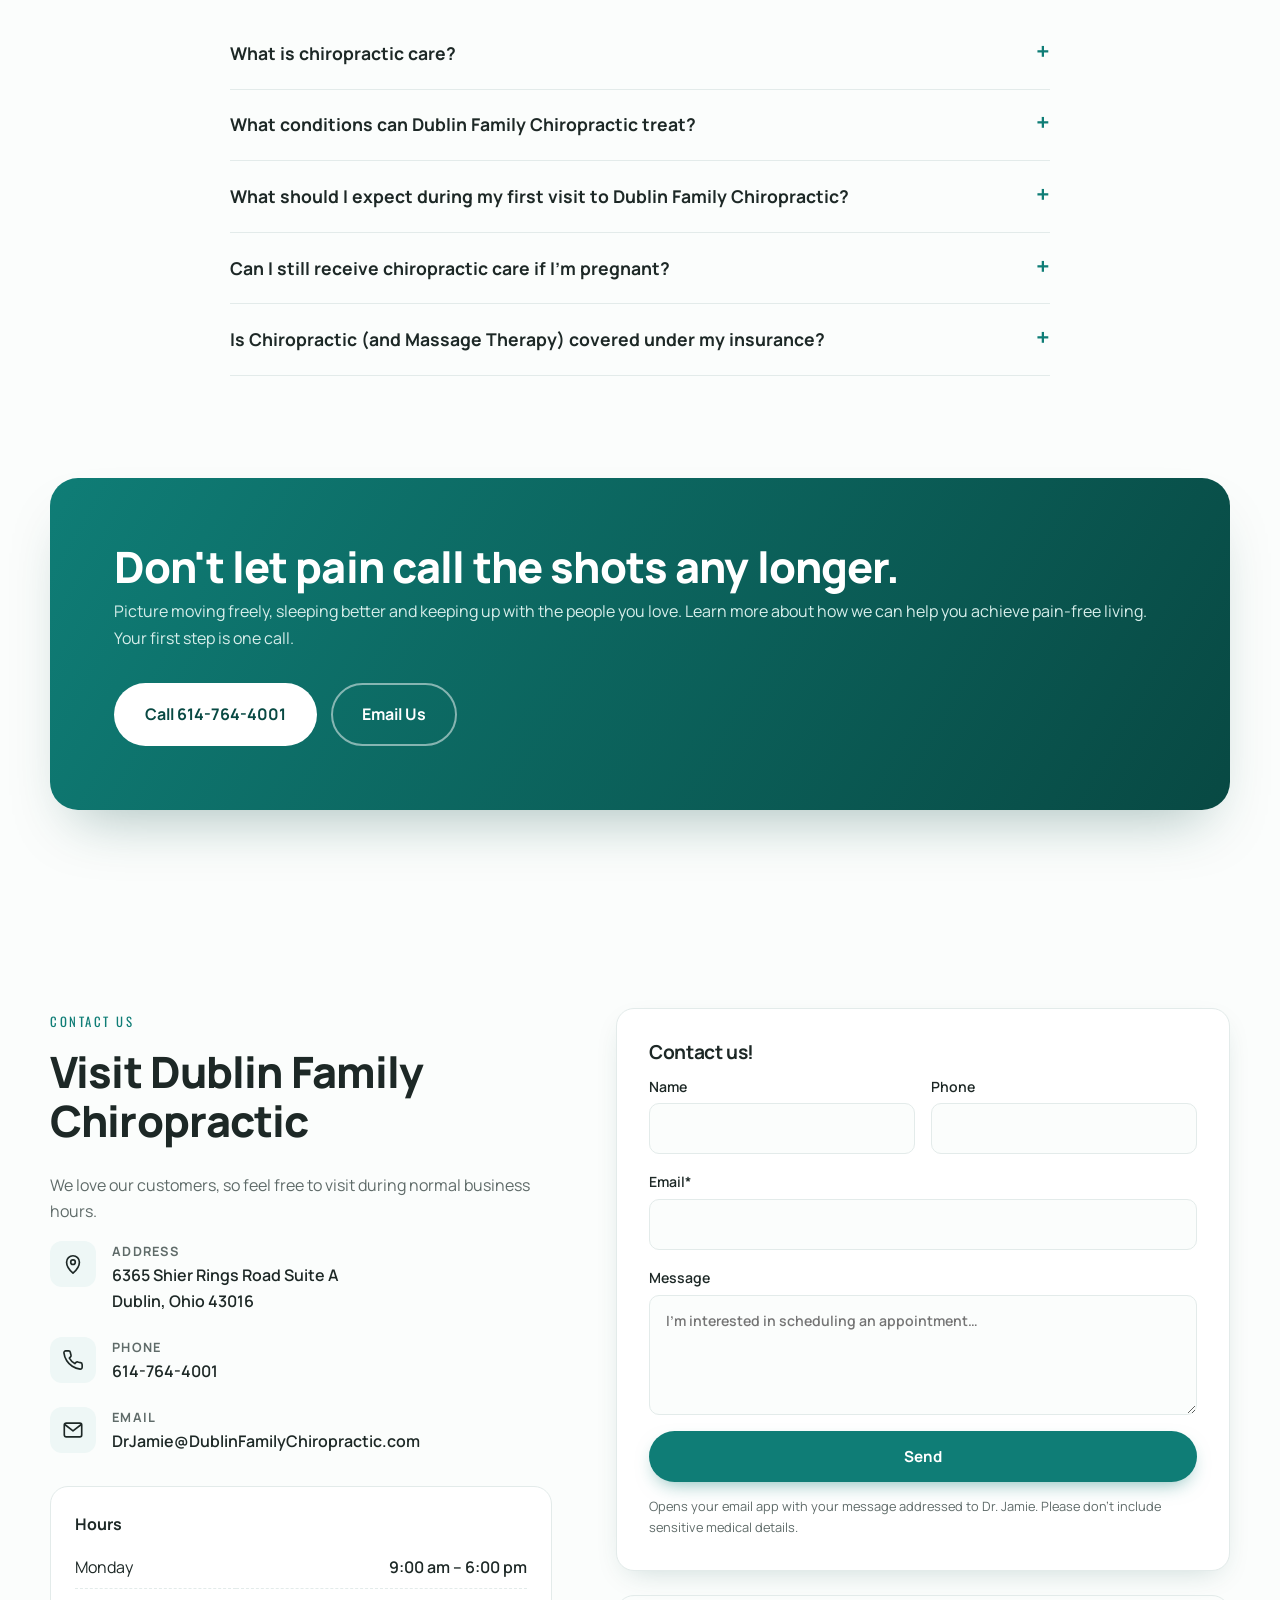
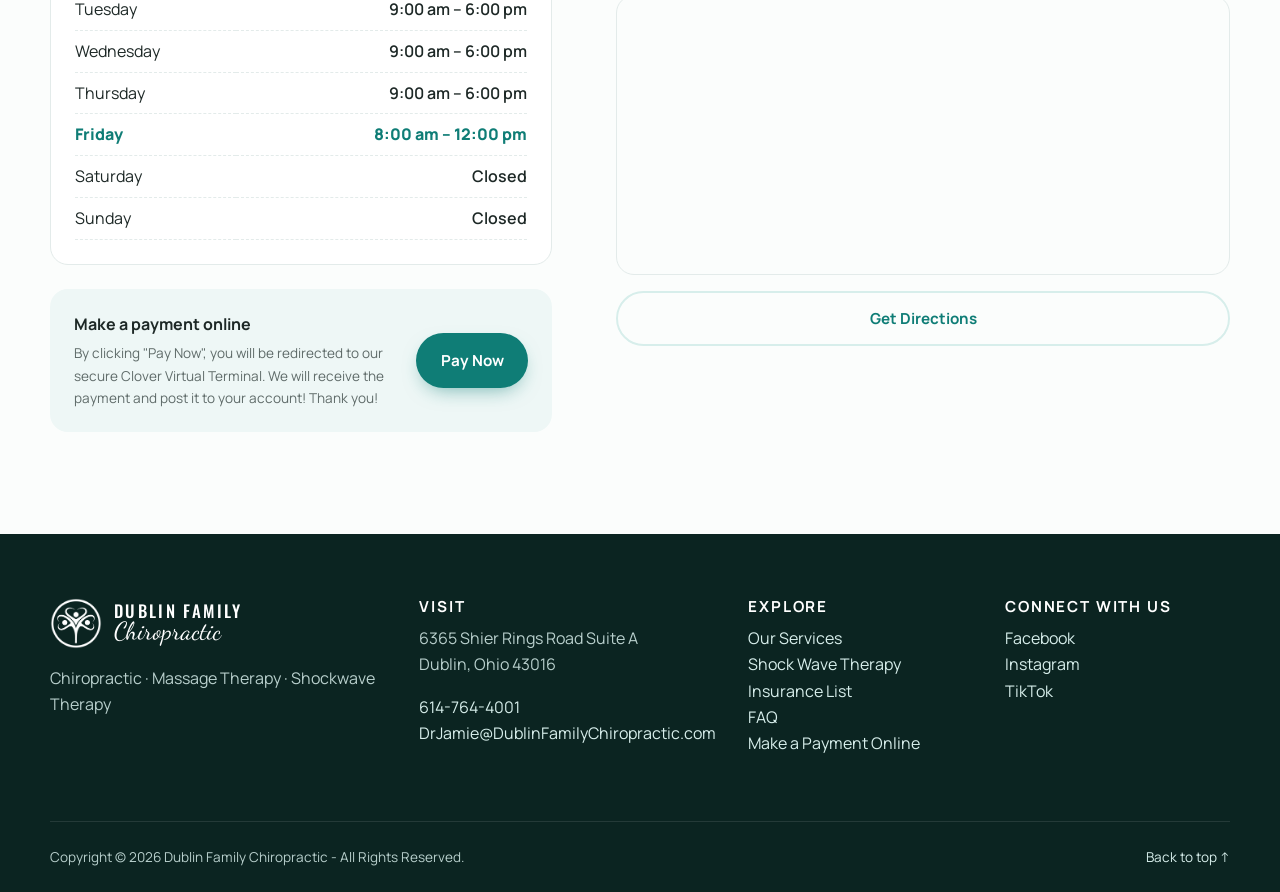
<file: faq/index.html>
<!DOCTYPE html>
<html lang="en"><head><meta charset="utf-8">
<title>Dublin Family Chiropractic</title>
<link rel="canonical" href="https://dublinfamilychiropractic.com/#faq">
<meta http-equiv="refresh" content="0; url=../#faq">
<script>location.replace('../#faq');</script>
</head><body><p>This page has moved. <a href="../#faq">Continue to Dublin Family Chiropractic</a>.</p></body></html>
</file>
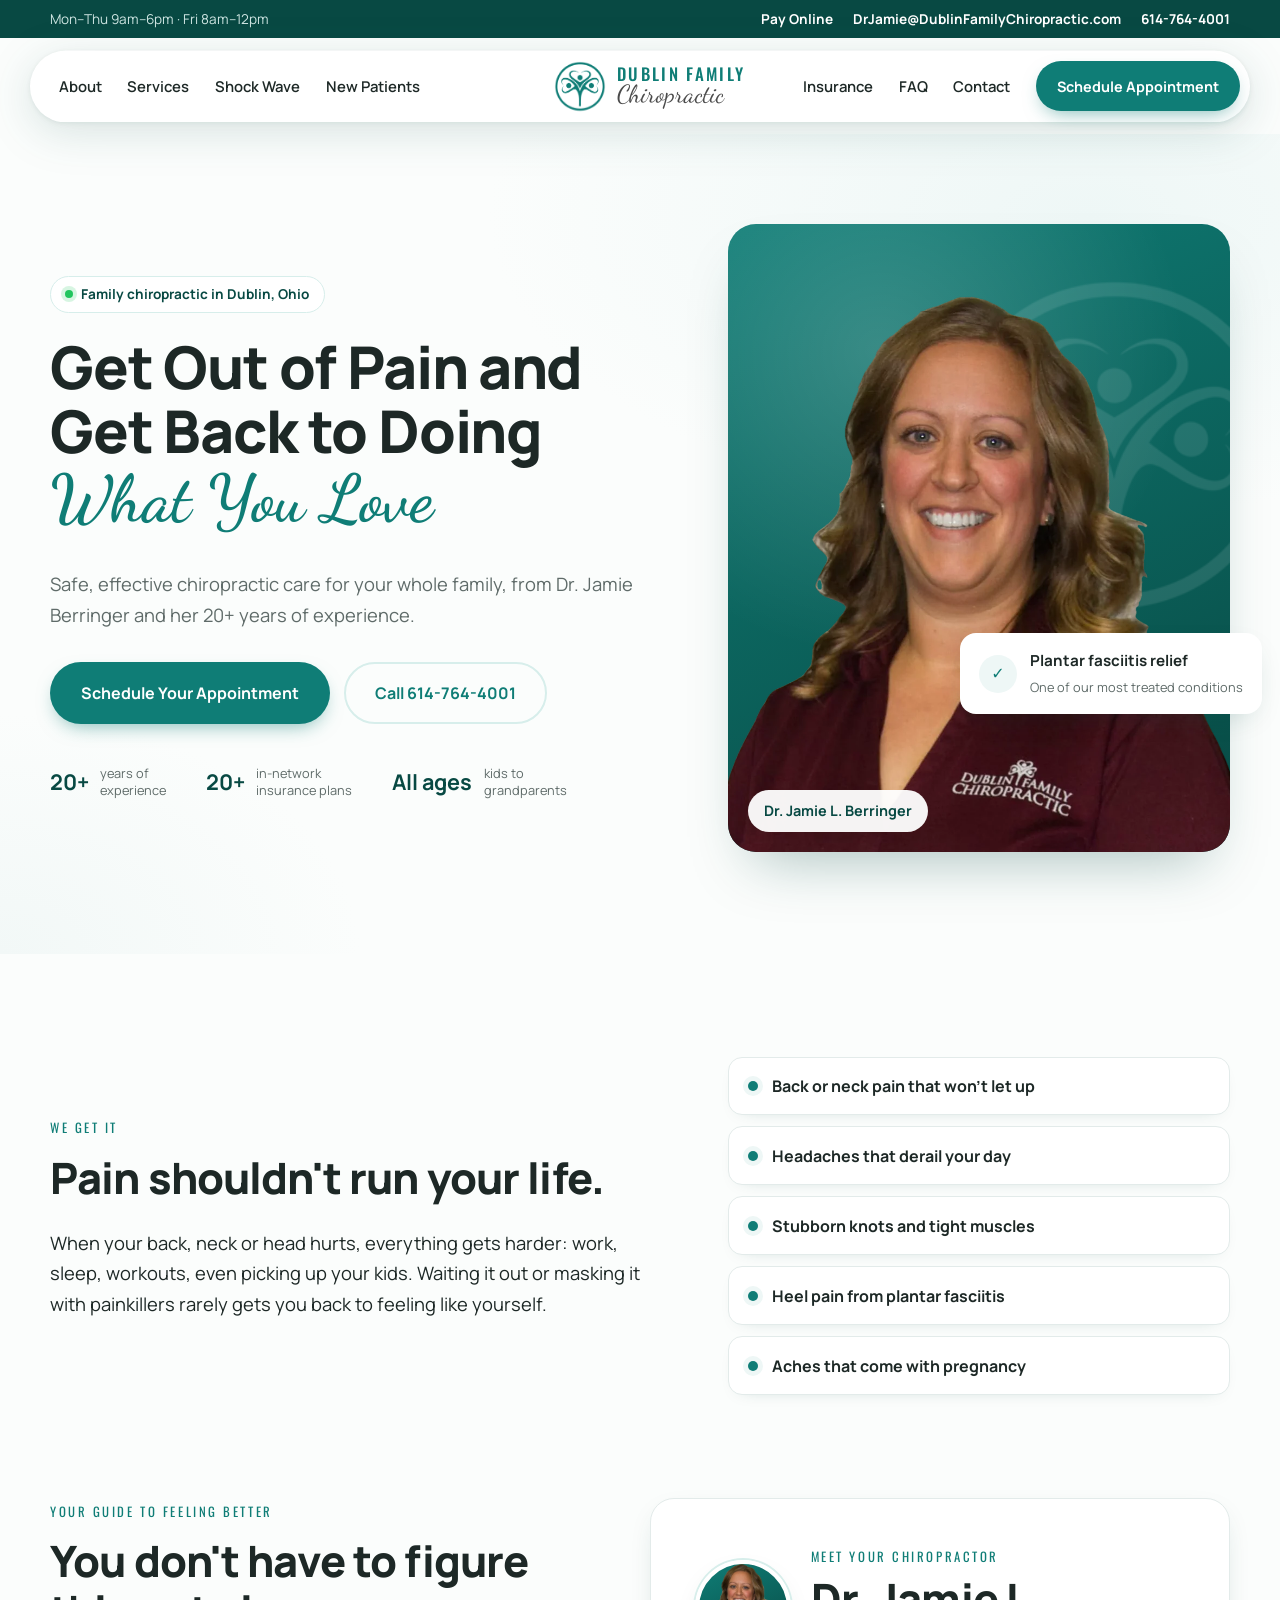
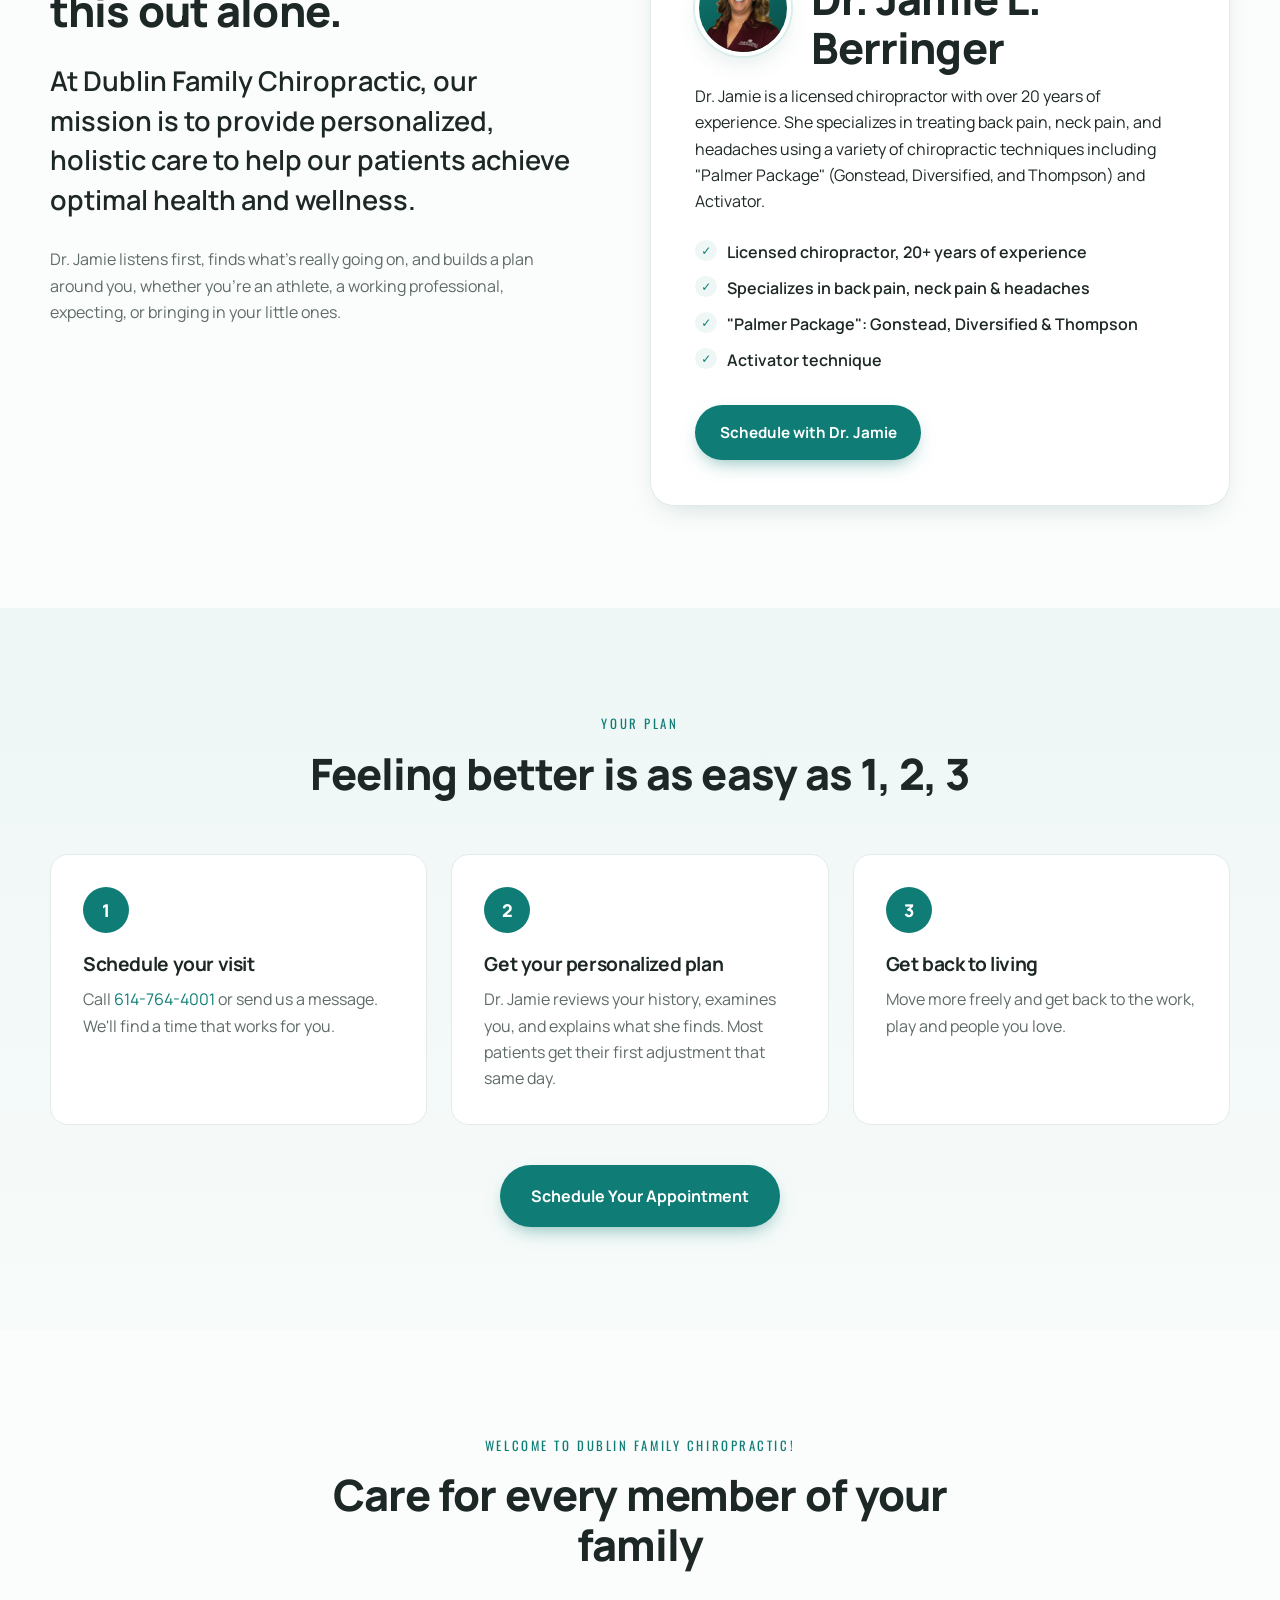
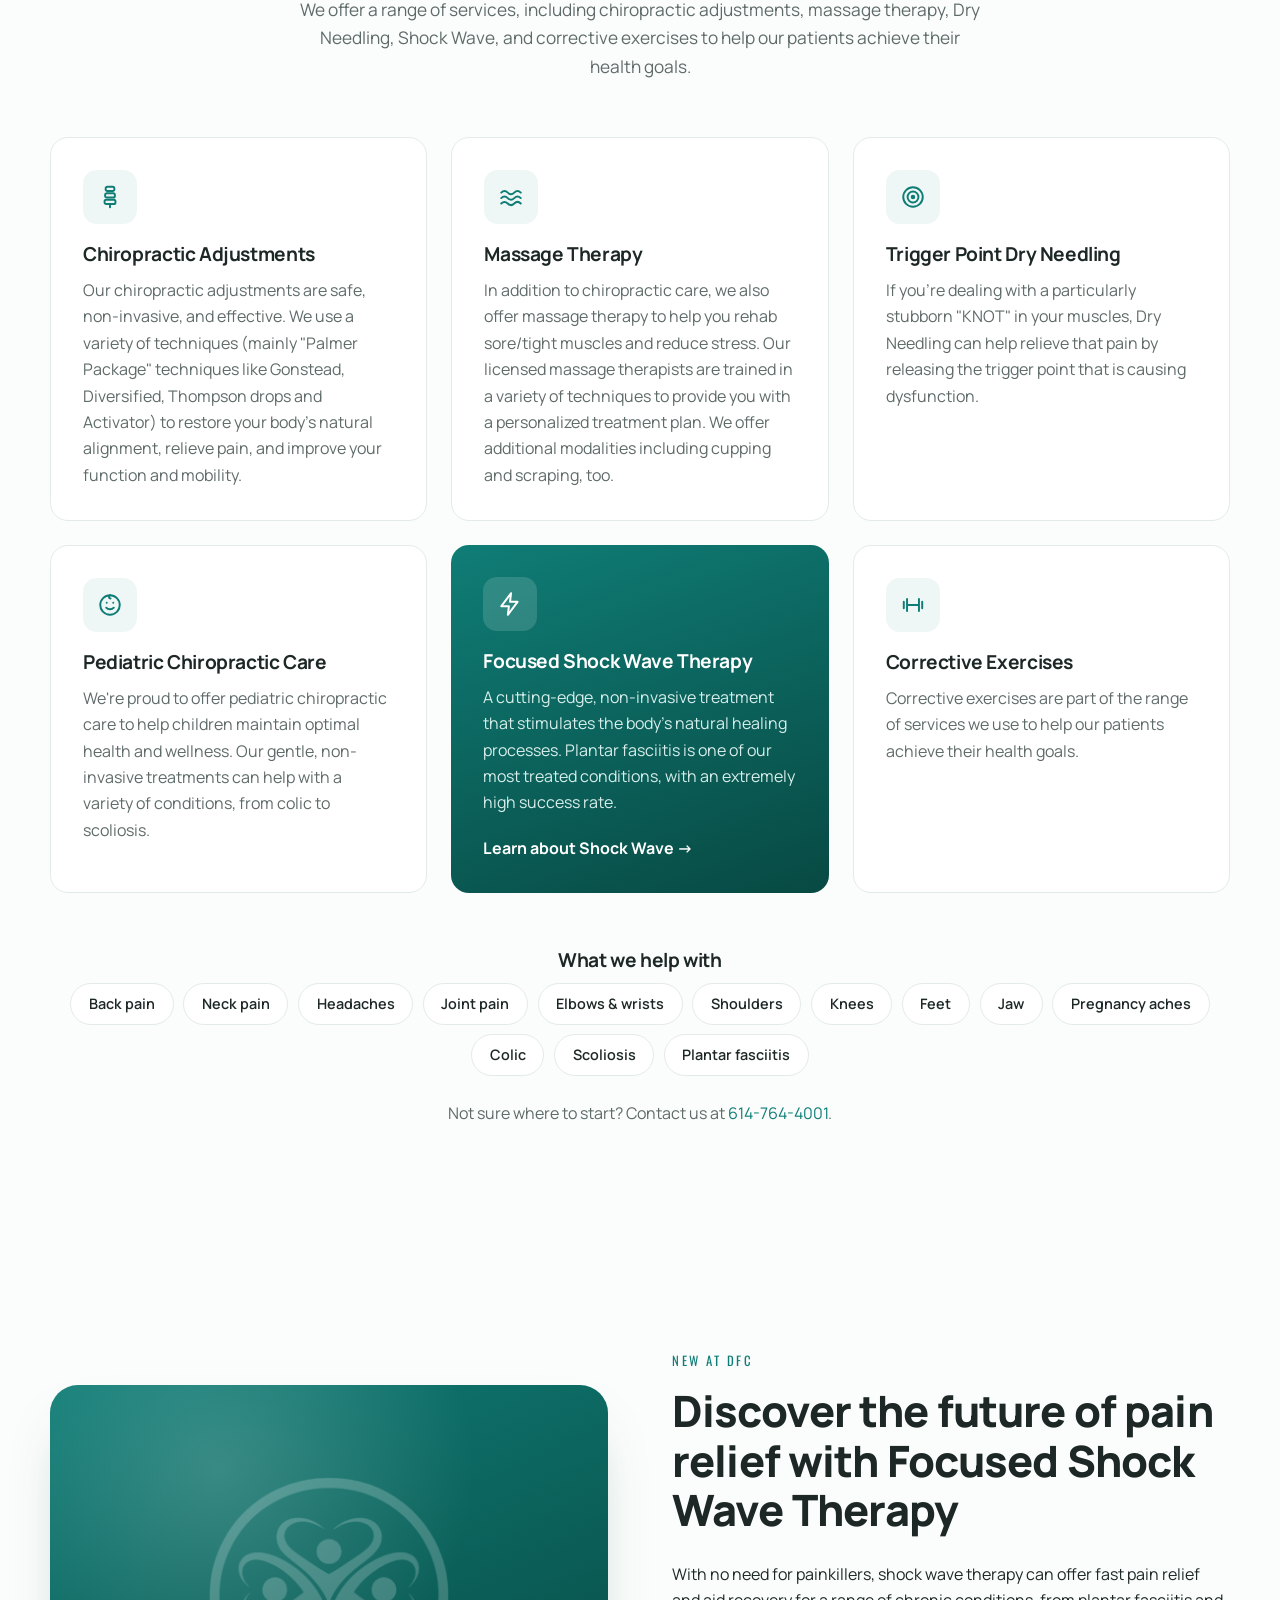
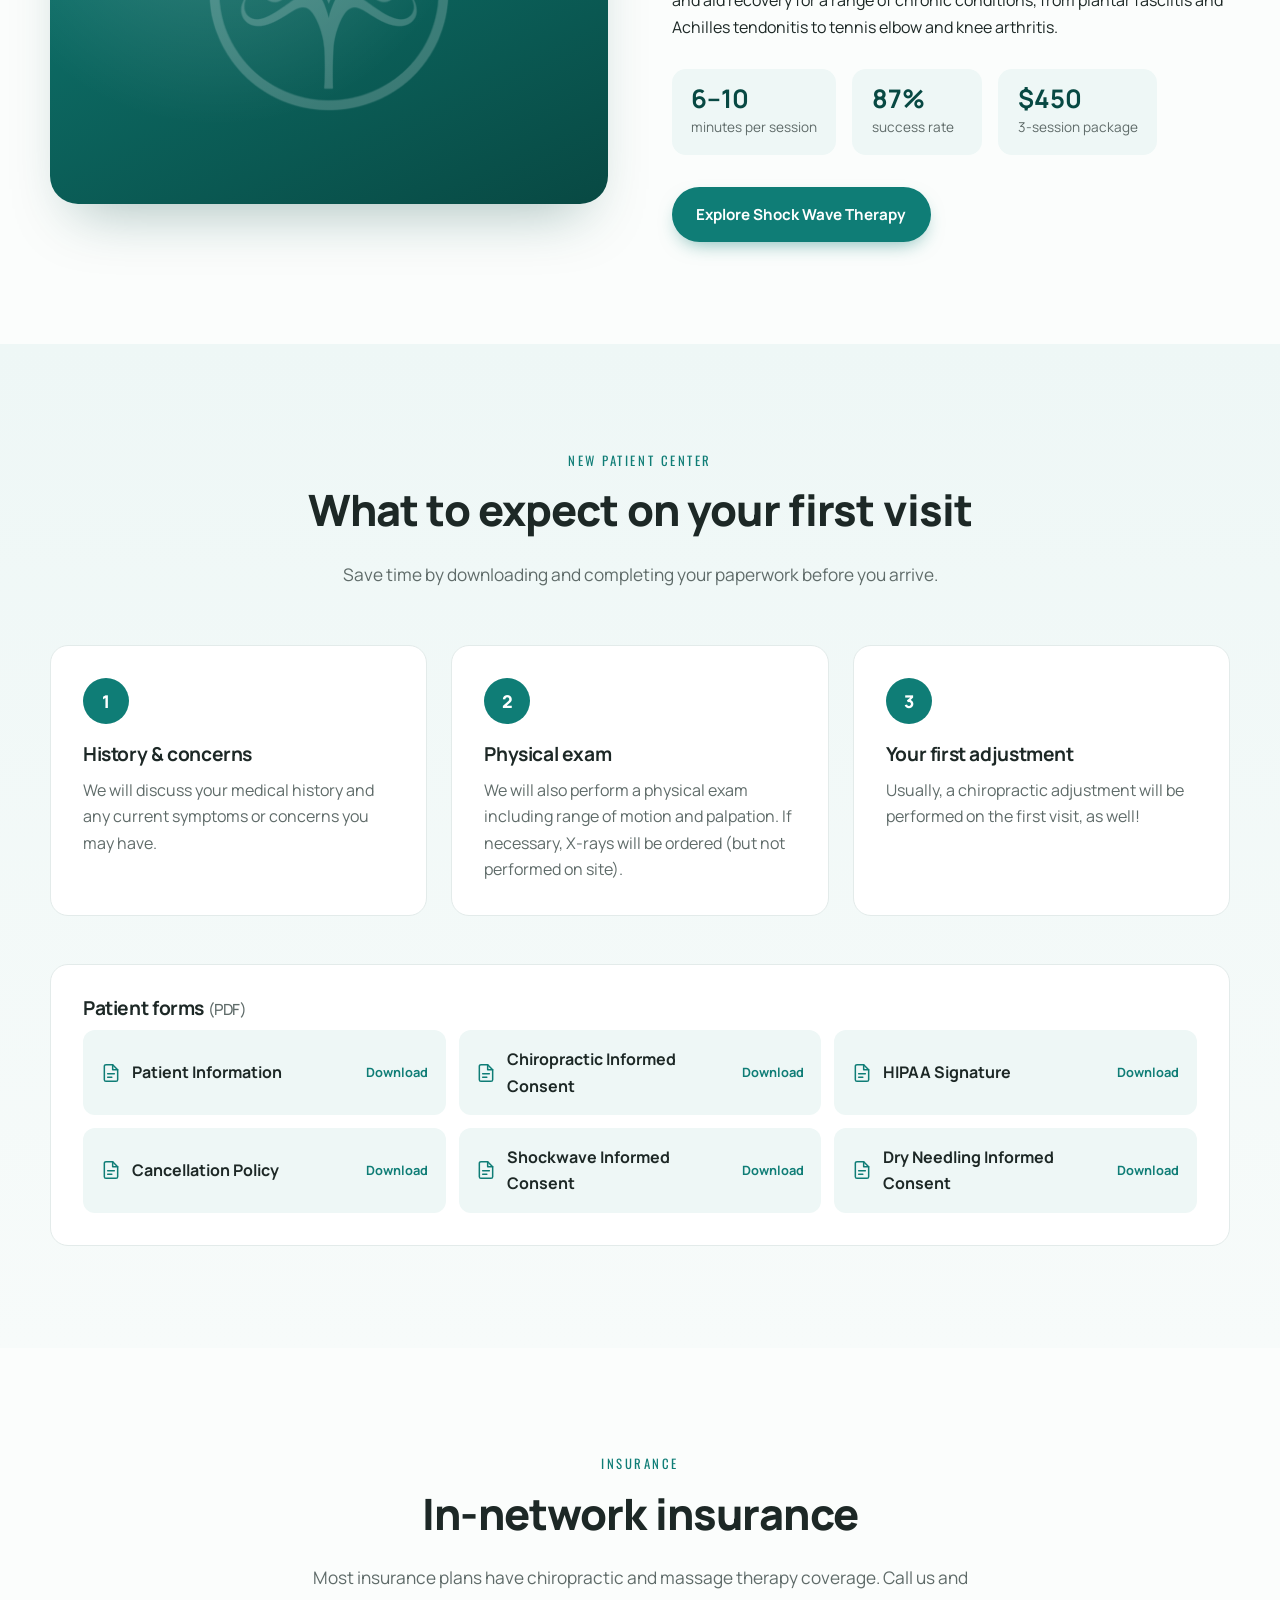
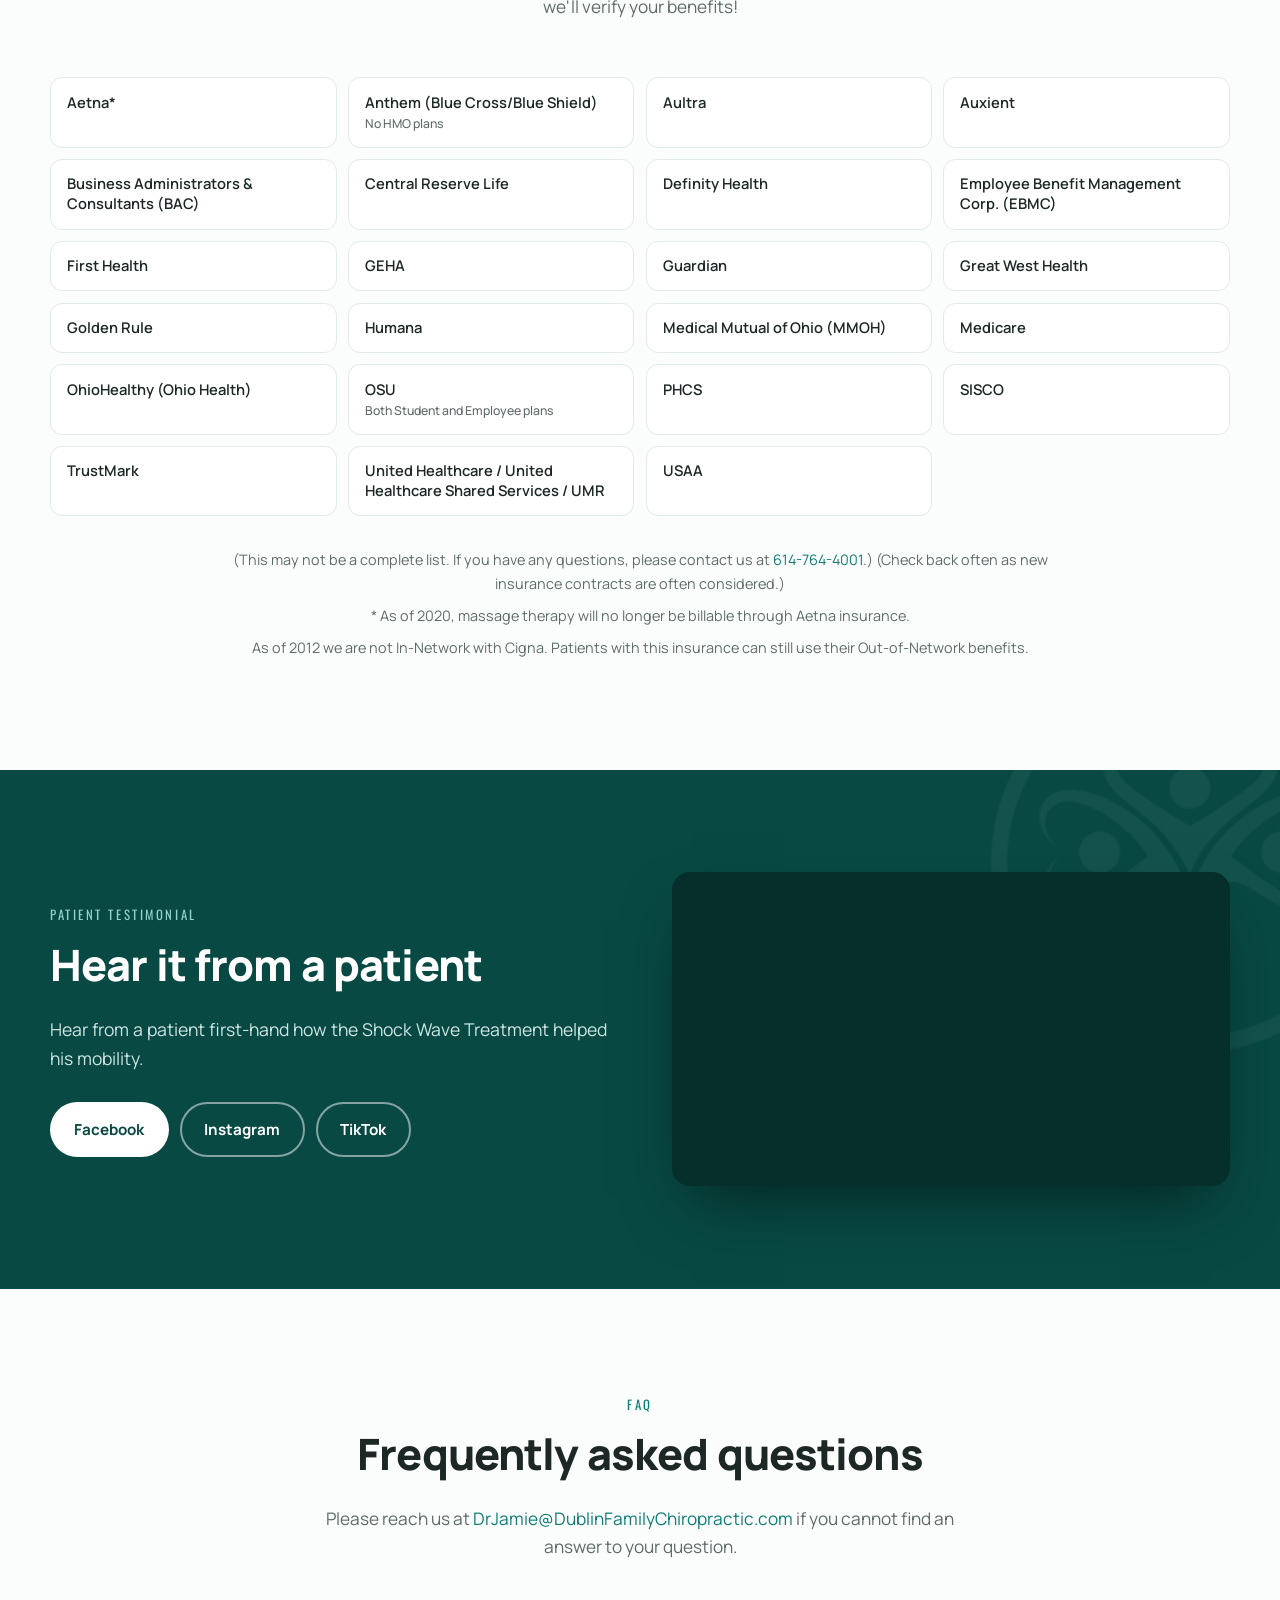
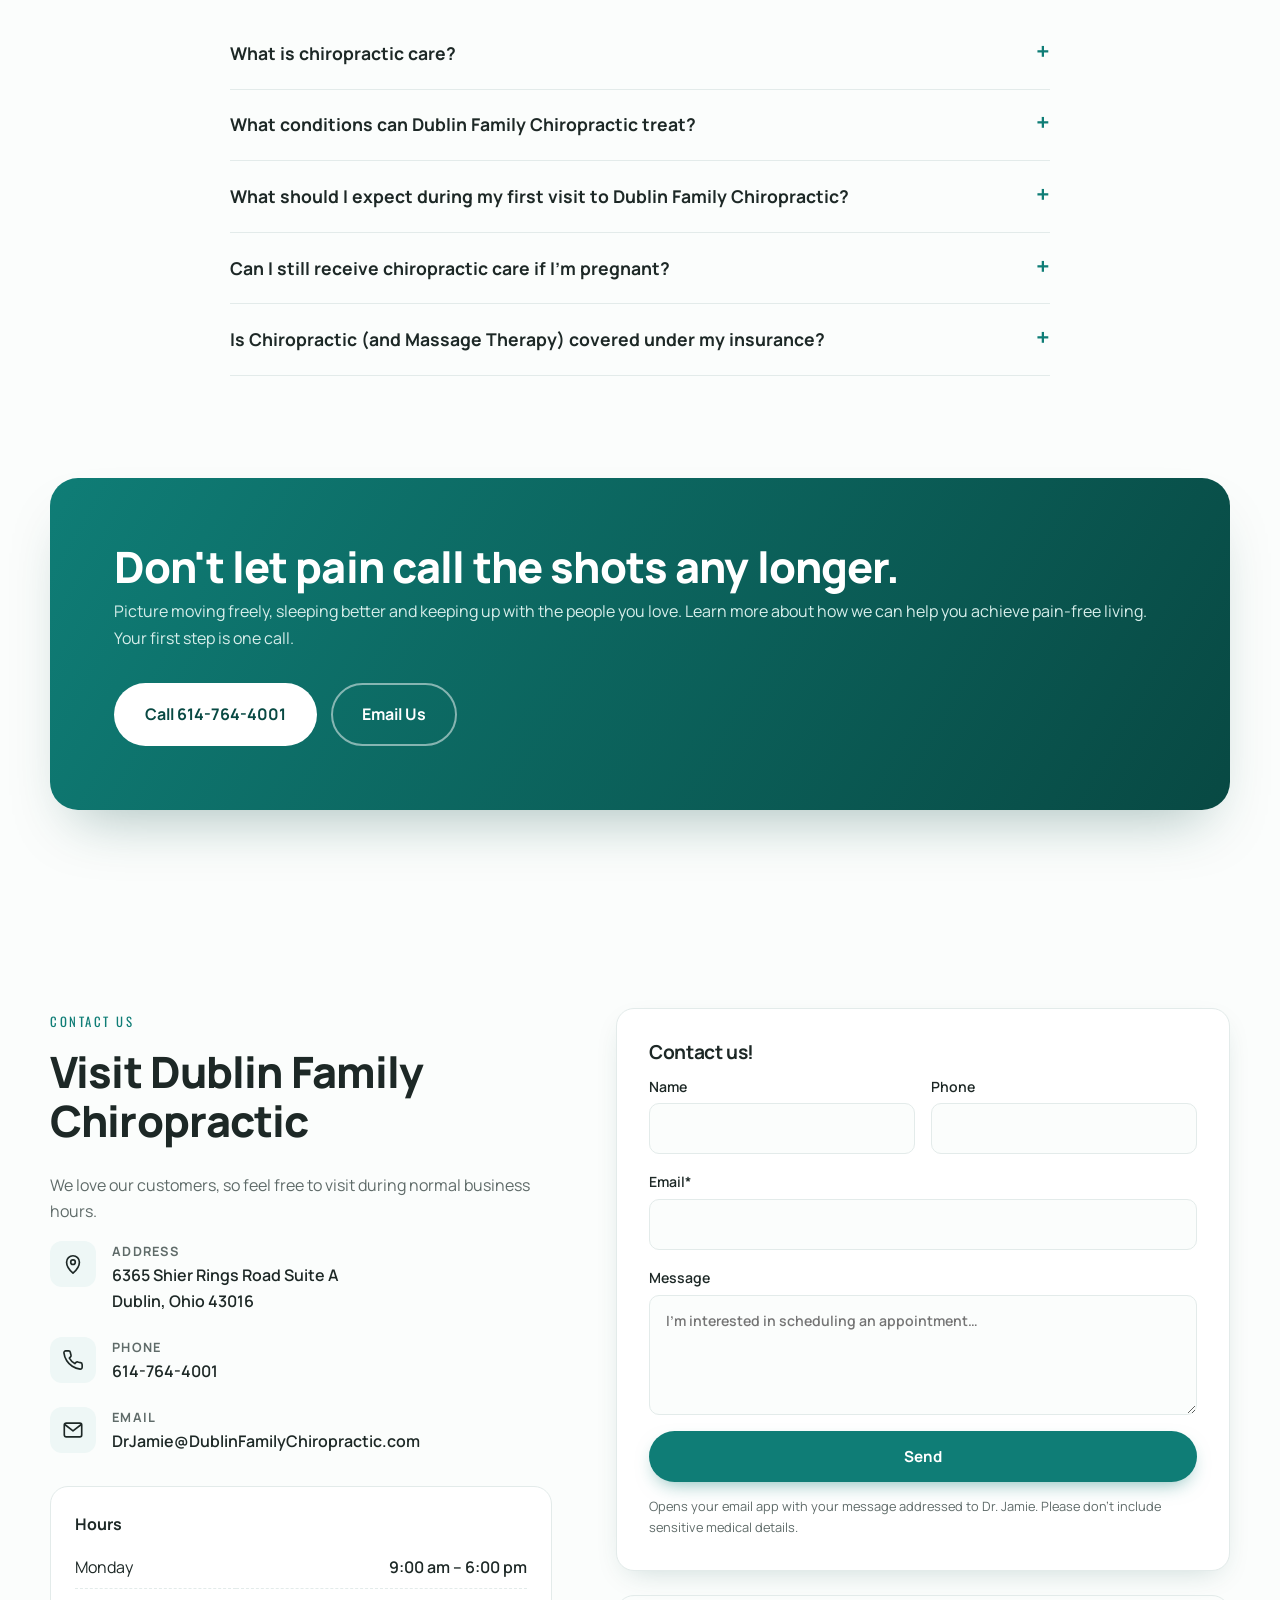
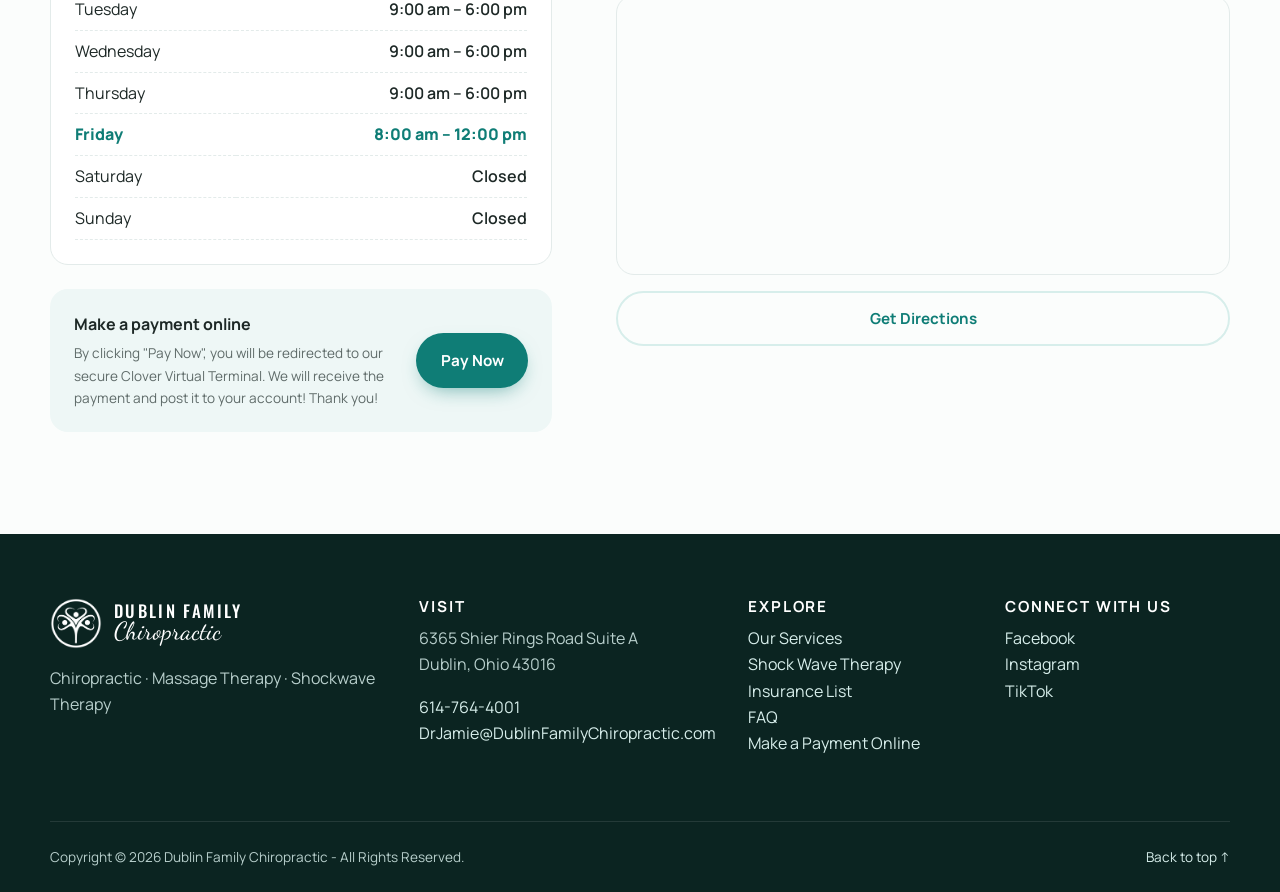
<file: insurance-list/index.html>
<!DOCTYPE html>
<html lang="en"><head><meta charset="utf-8">
<title>Dublin Family Chiropractic</title>
<link rel="canonical" href="https://dublinfamilychiropractic.com/#insurance">
<meta http-equiv="refresh" content="0; url=../#insurance">
<script>location.replace('../#insurance');</script>
</head><body><p>This page has moved. <a href="../#insurance">Continue to Dublin Family Chiropractic</a>.</p></body></html>
</file>
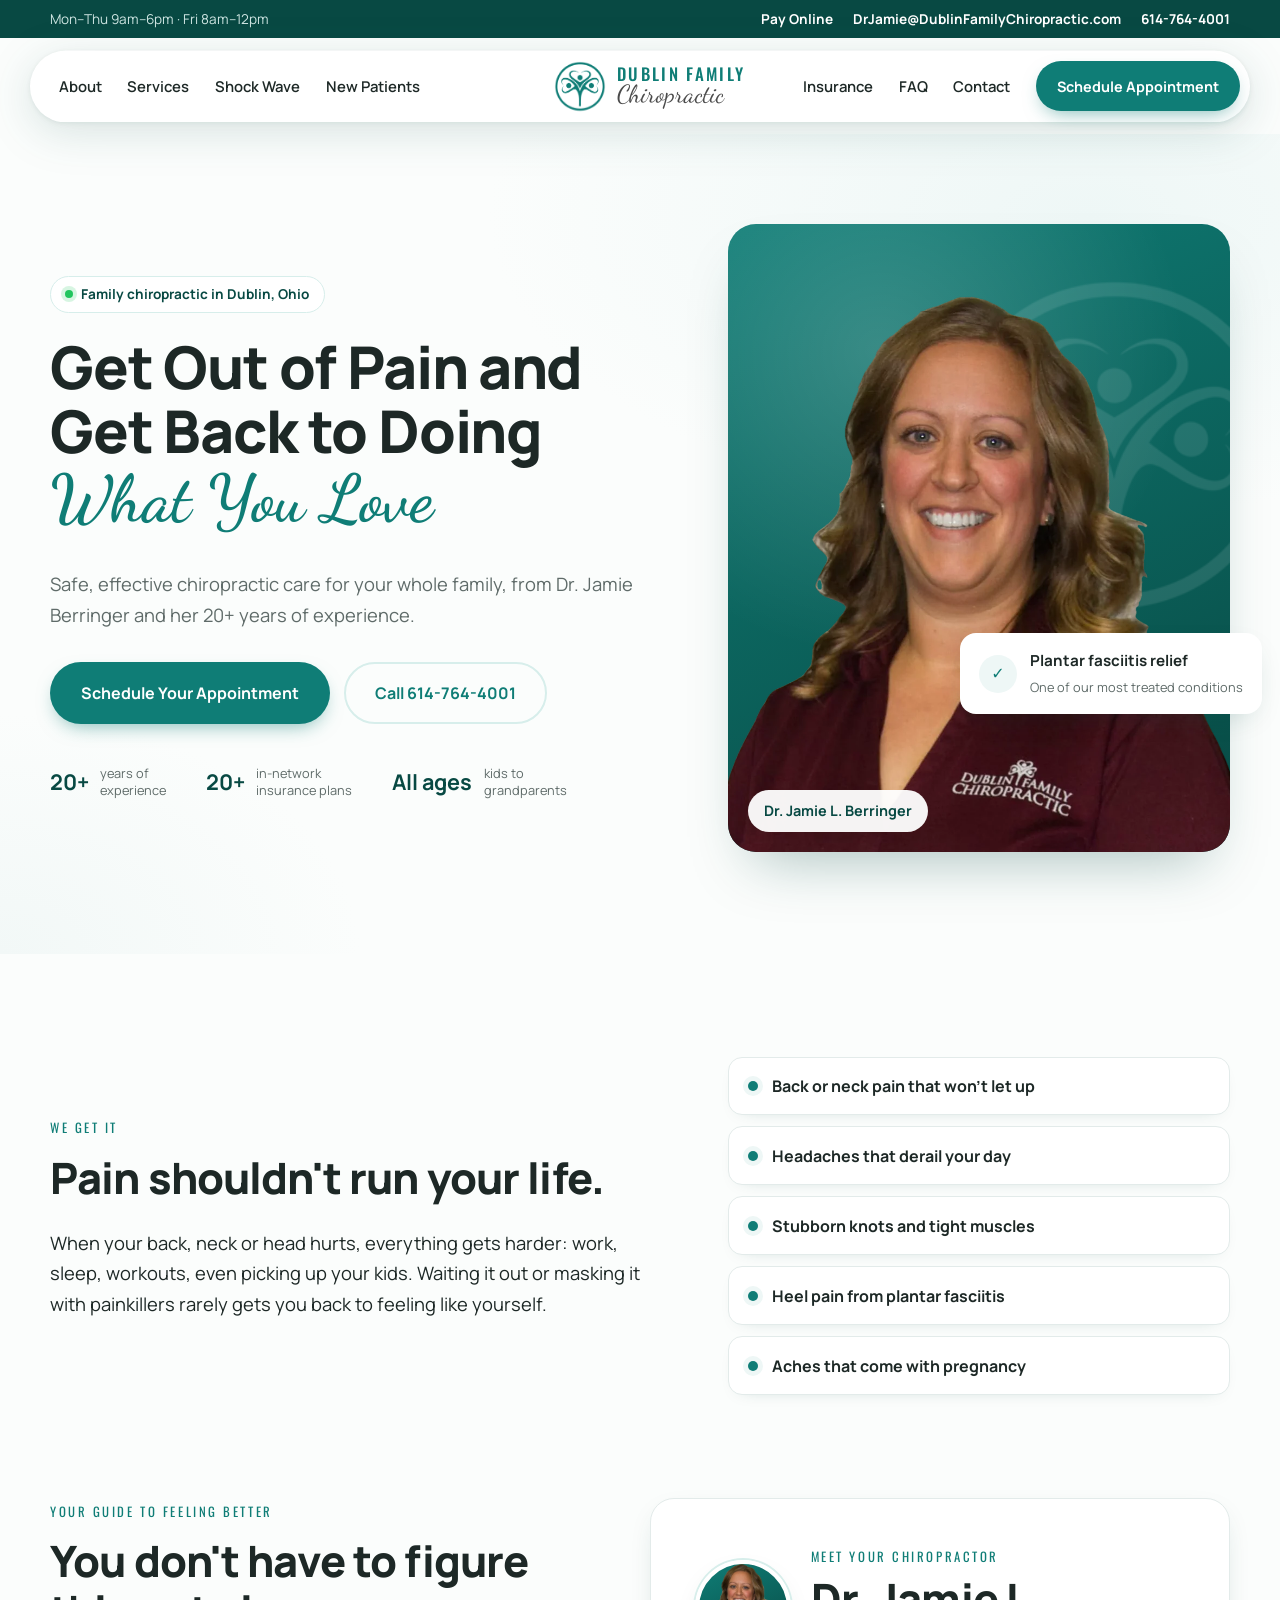
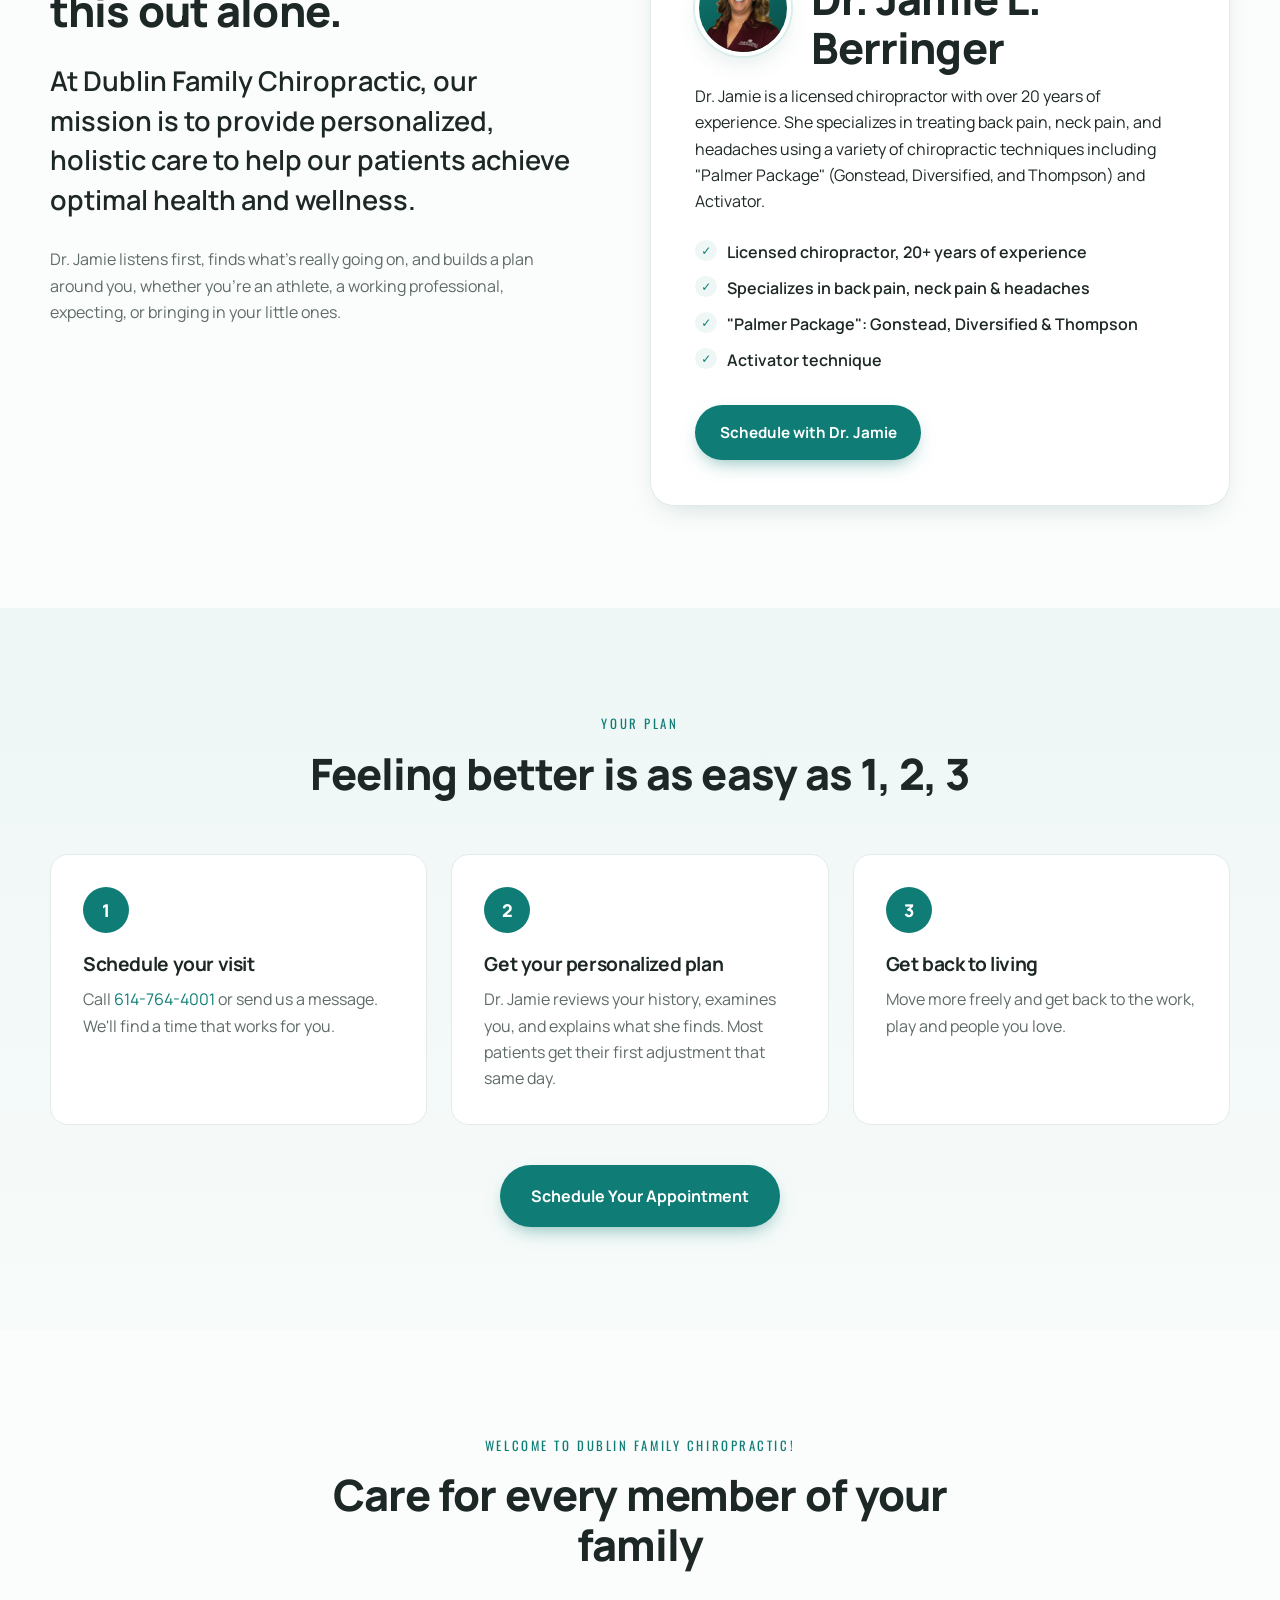
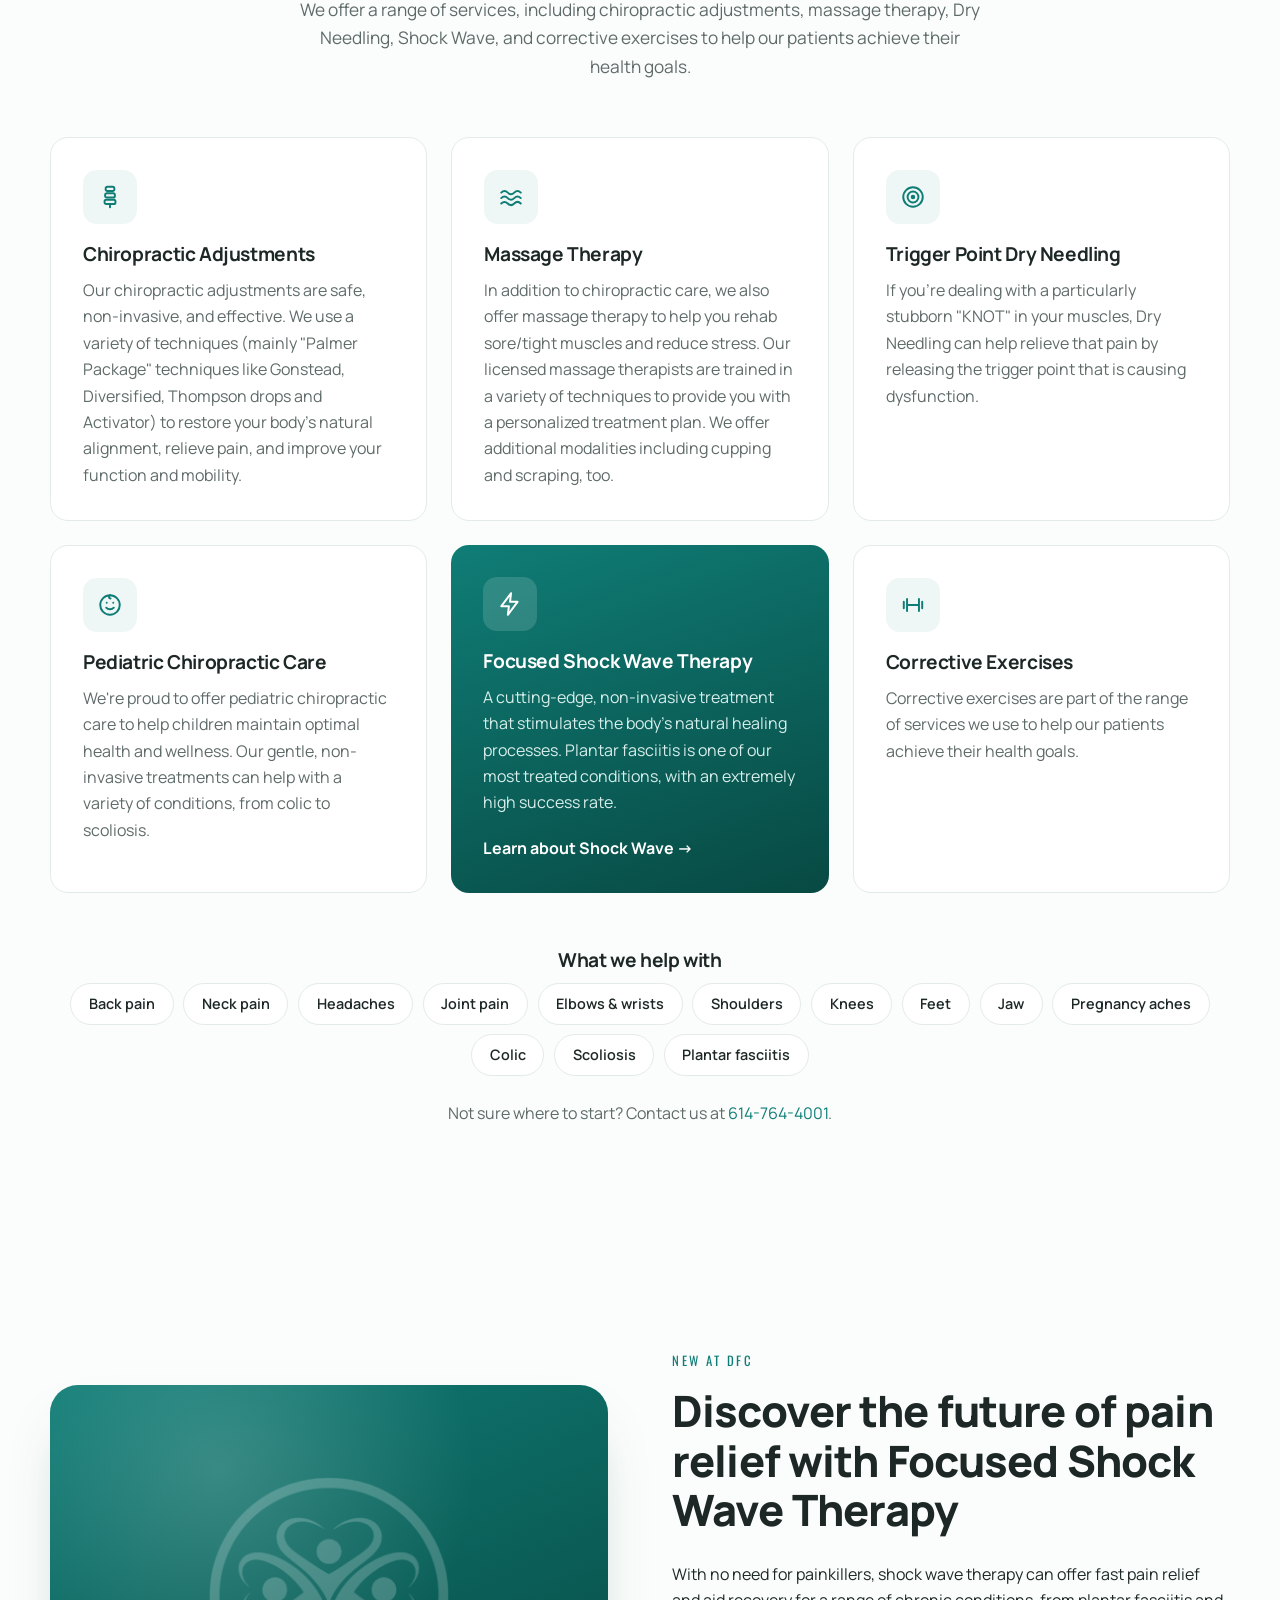
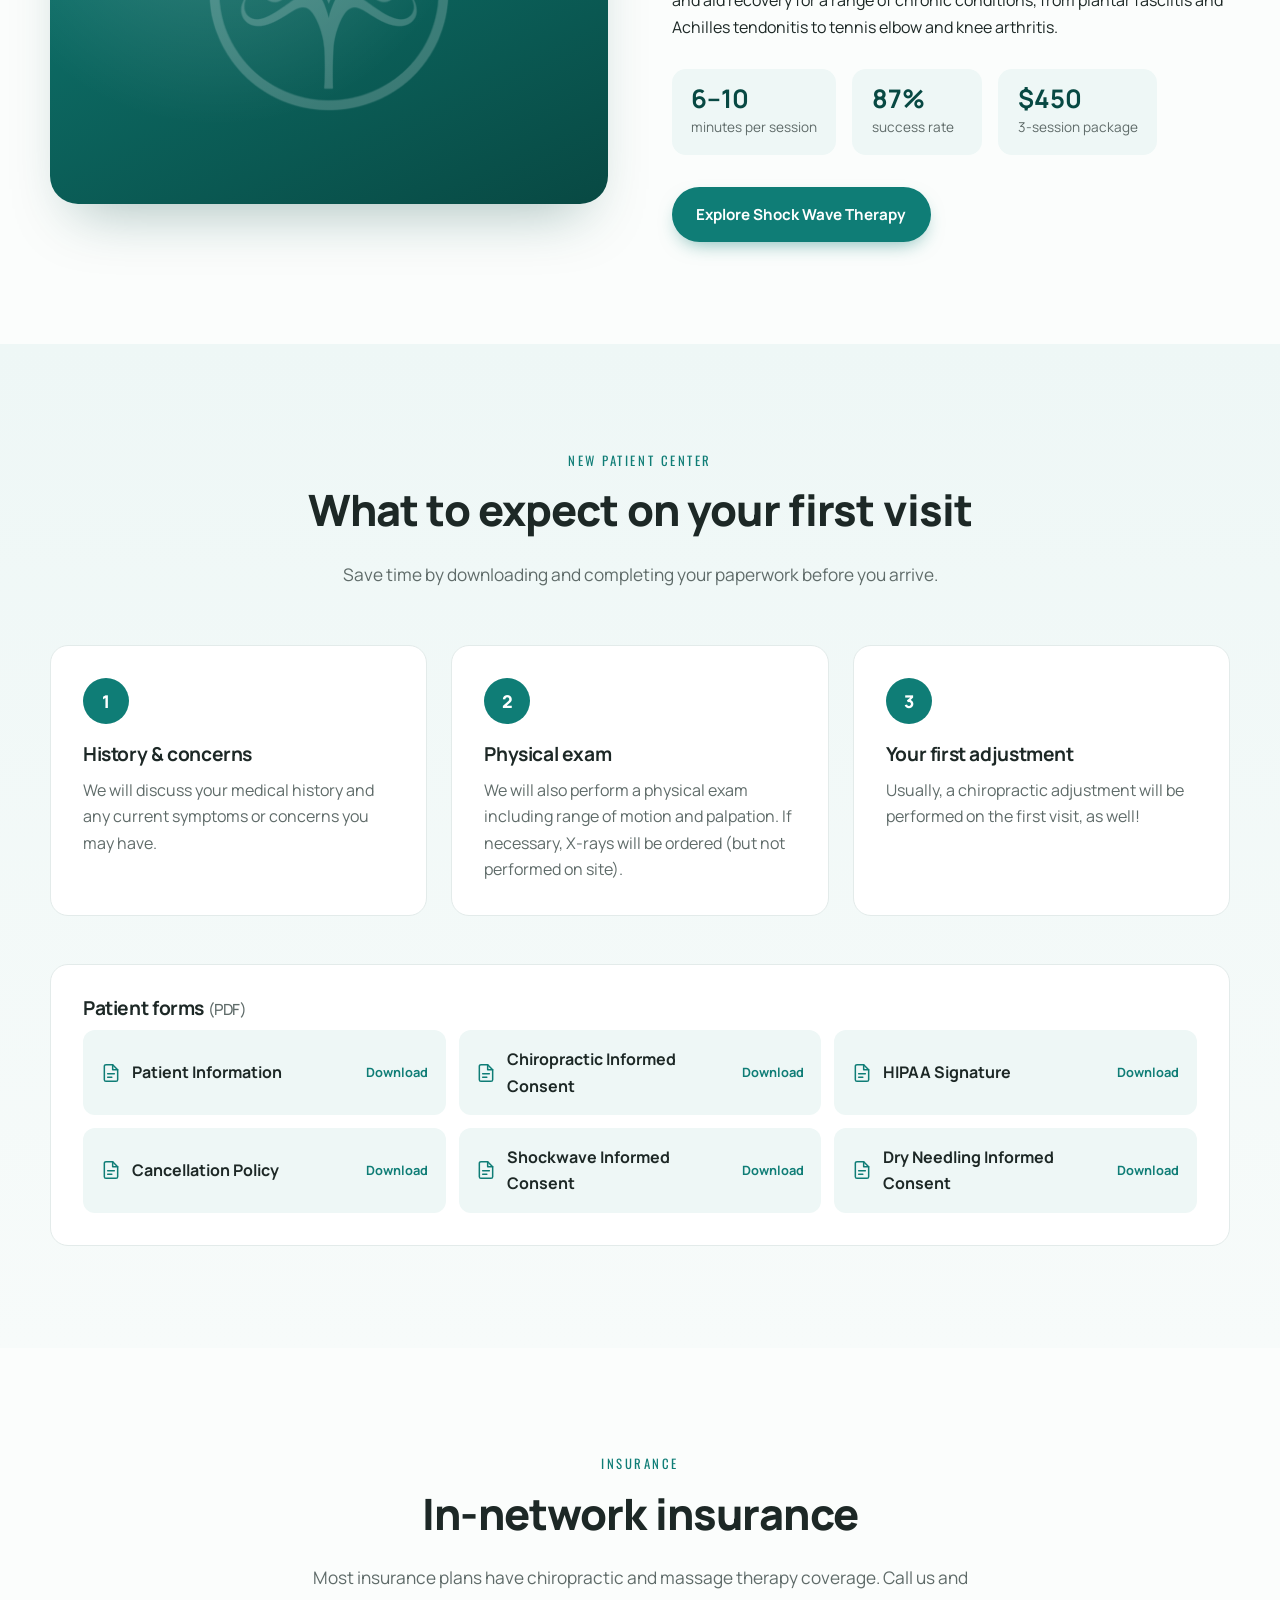
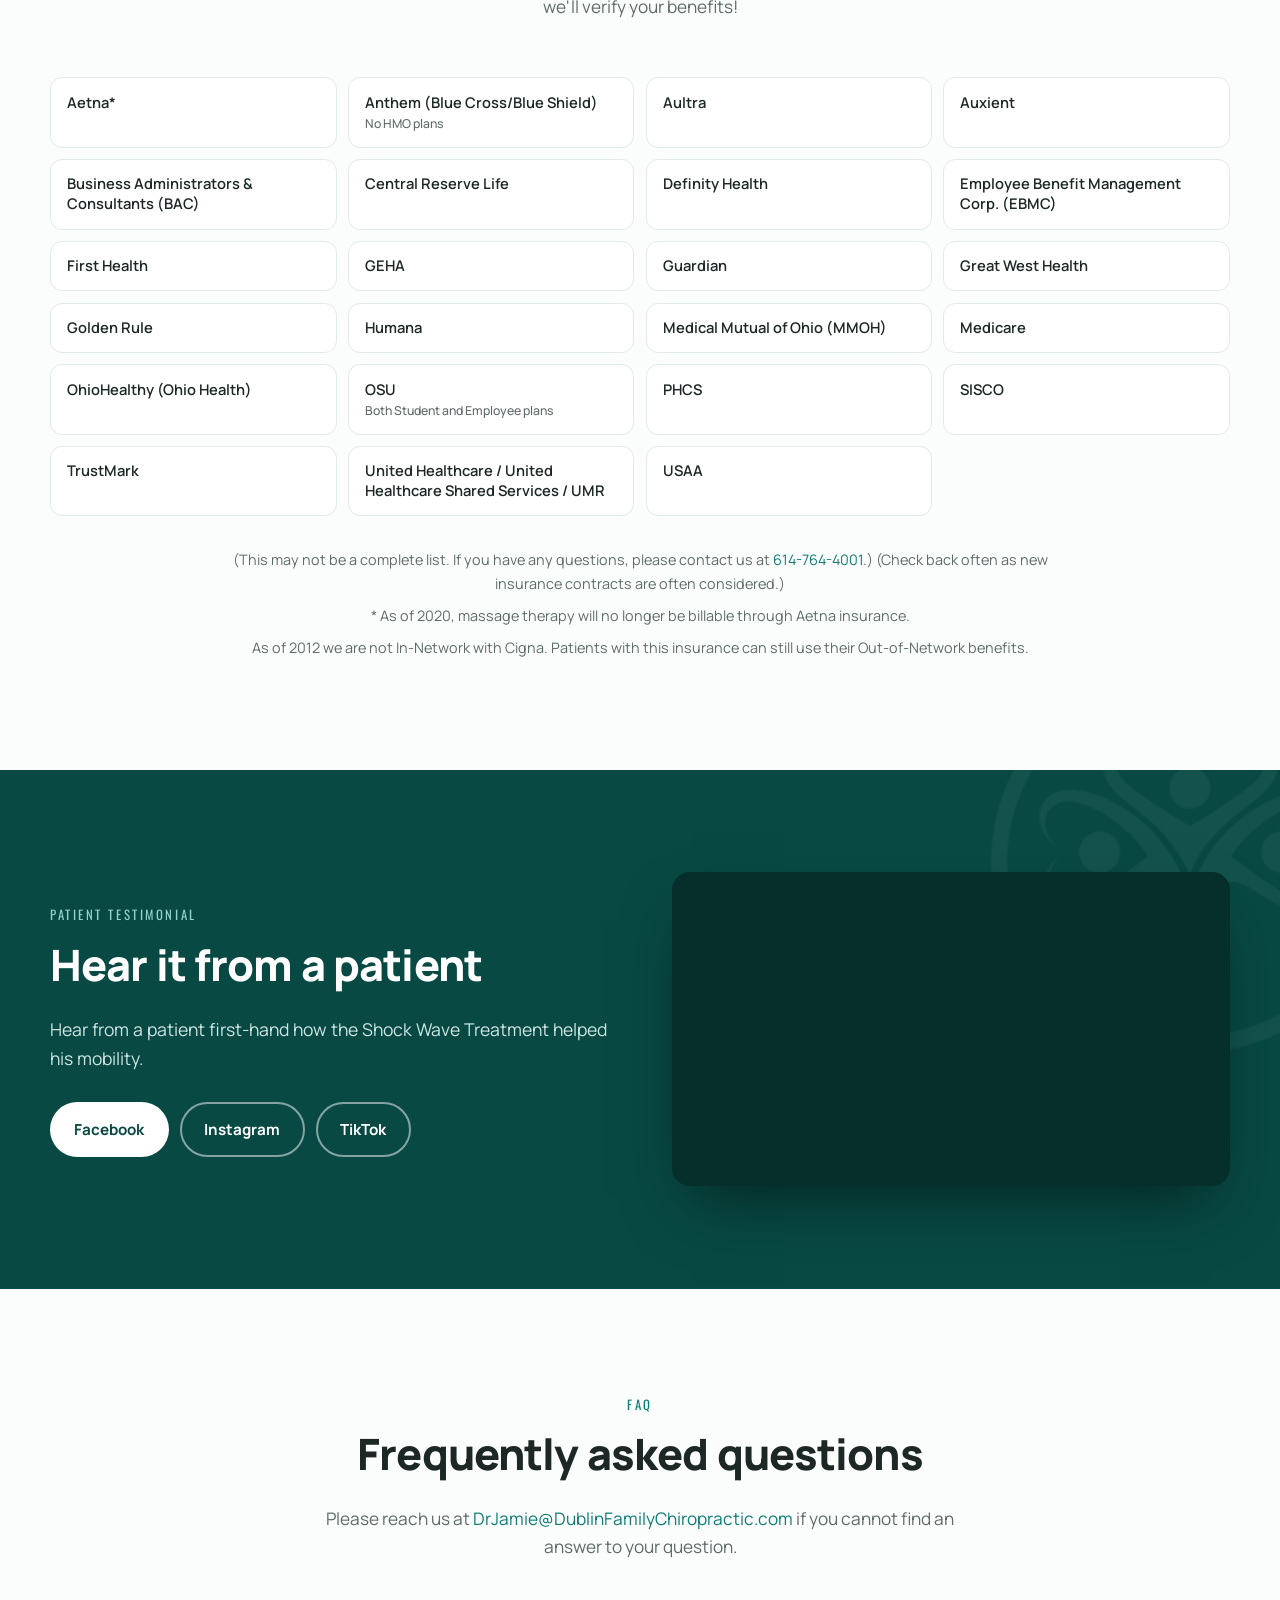
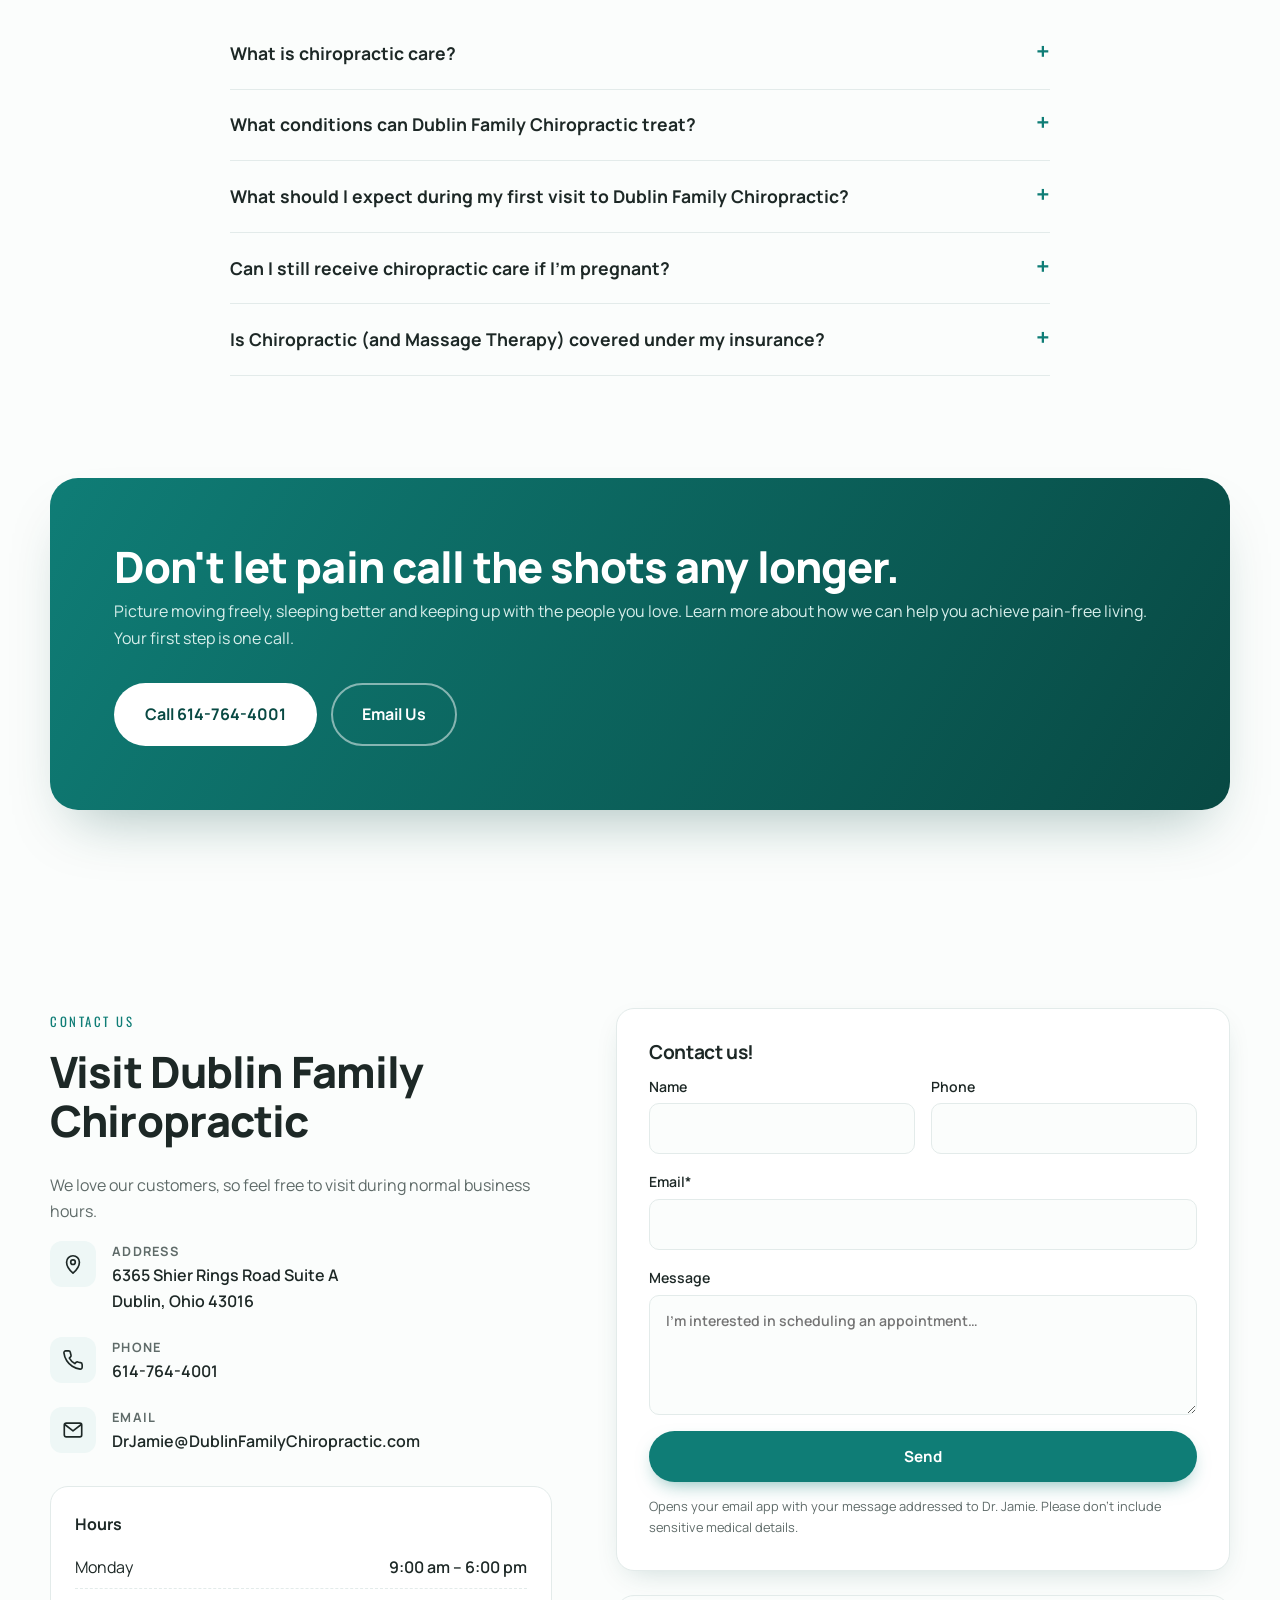
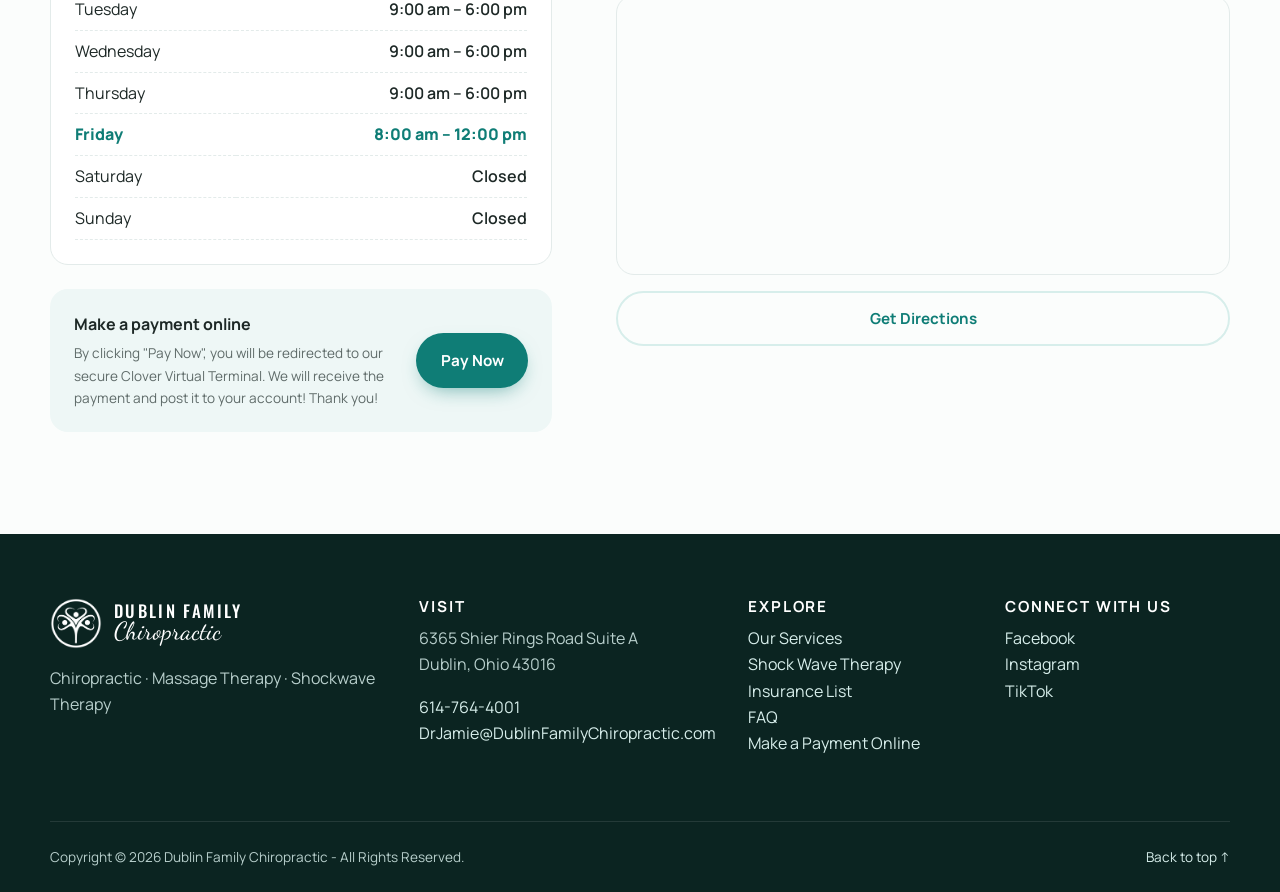
<file: make-a-payment-online/index.html>
<!DOCTYPE html>
<html lang="en"><head><meta charset="utf-8">
<title>Dublin Family Chiropractic</title>
<link rel="canonical" href="https://dublinfamilychiropractic.com/#payment">
<meta http-equiv="refresh" content="0; url=../#payment">
<script>location.replace('../#payment');</script>
</head><body><p>This page has moved. <a href="../#payment">Continue to Dublin Family Chiropractic</a>.</p></body></html>
</file>
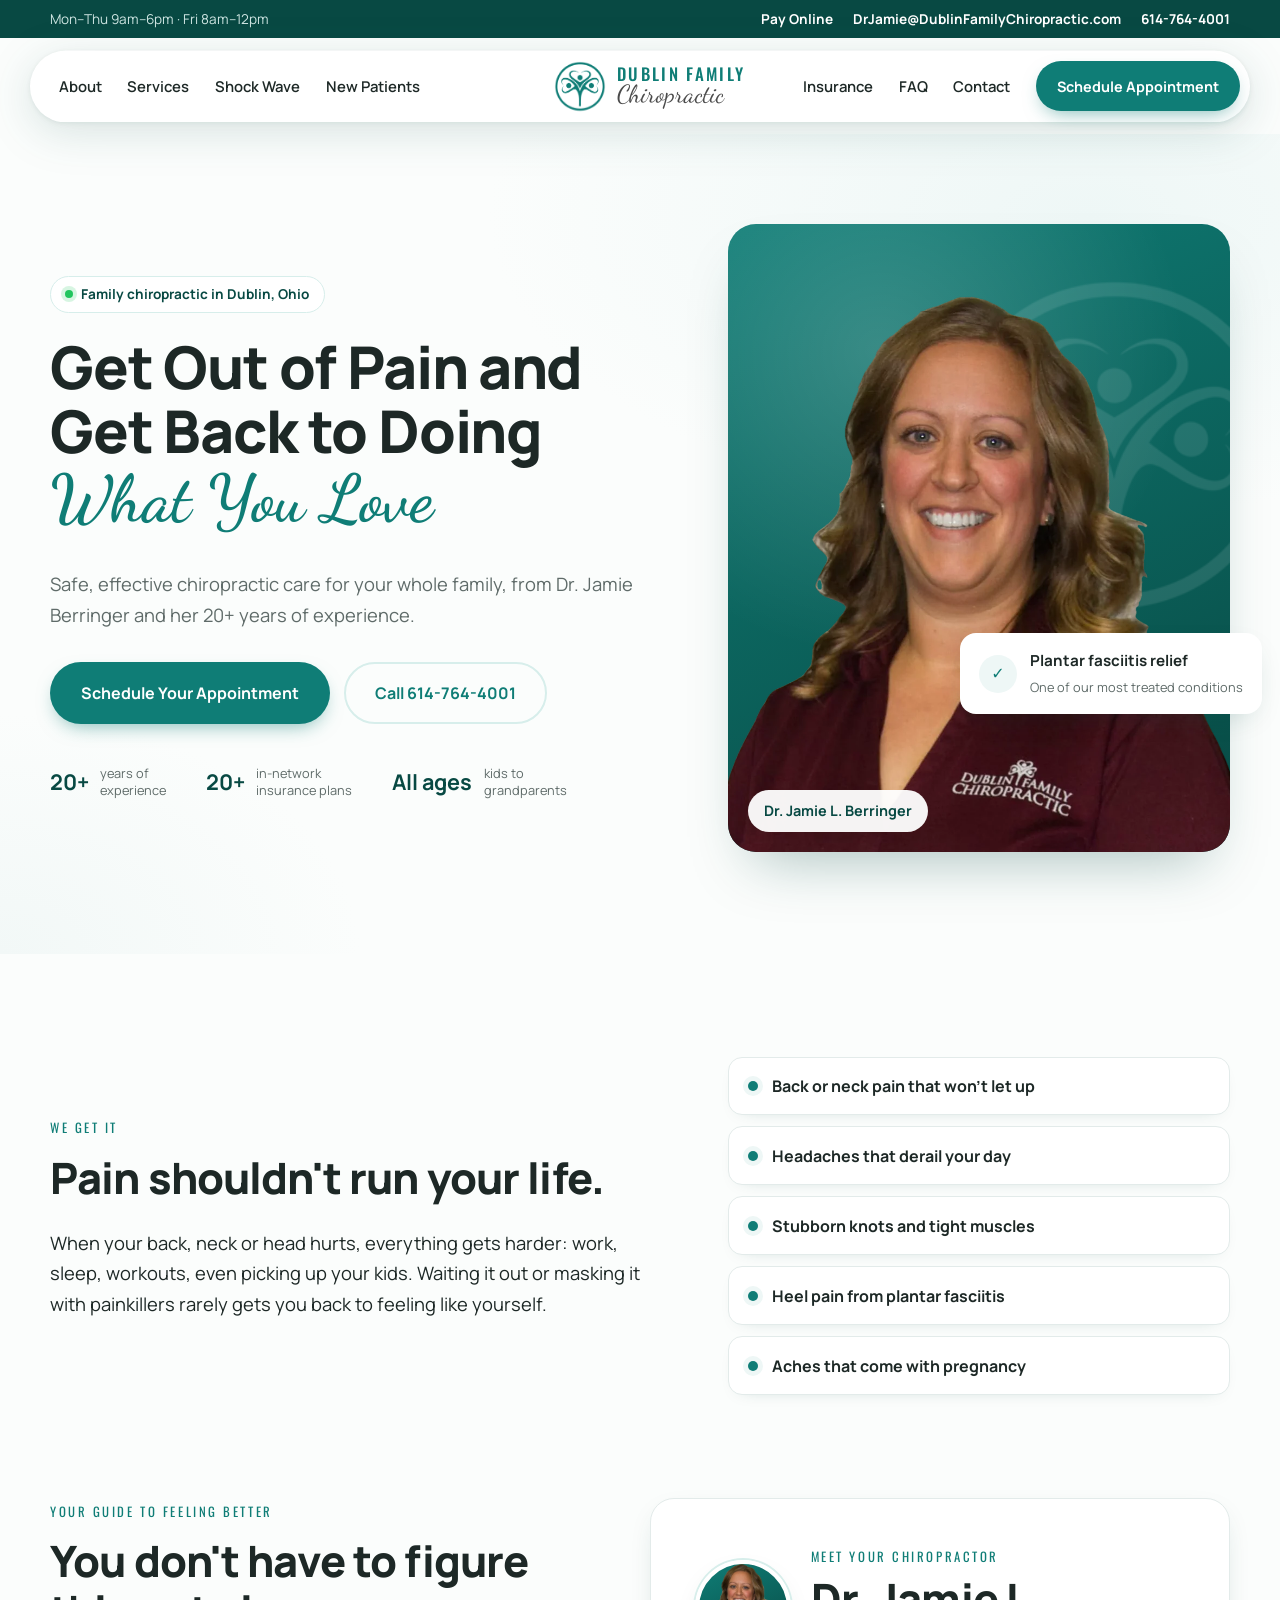
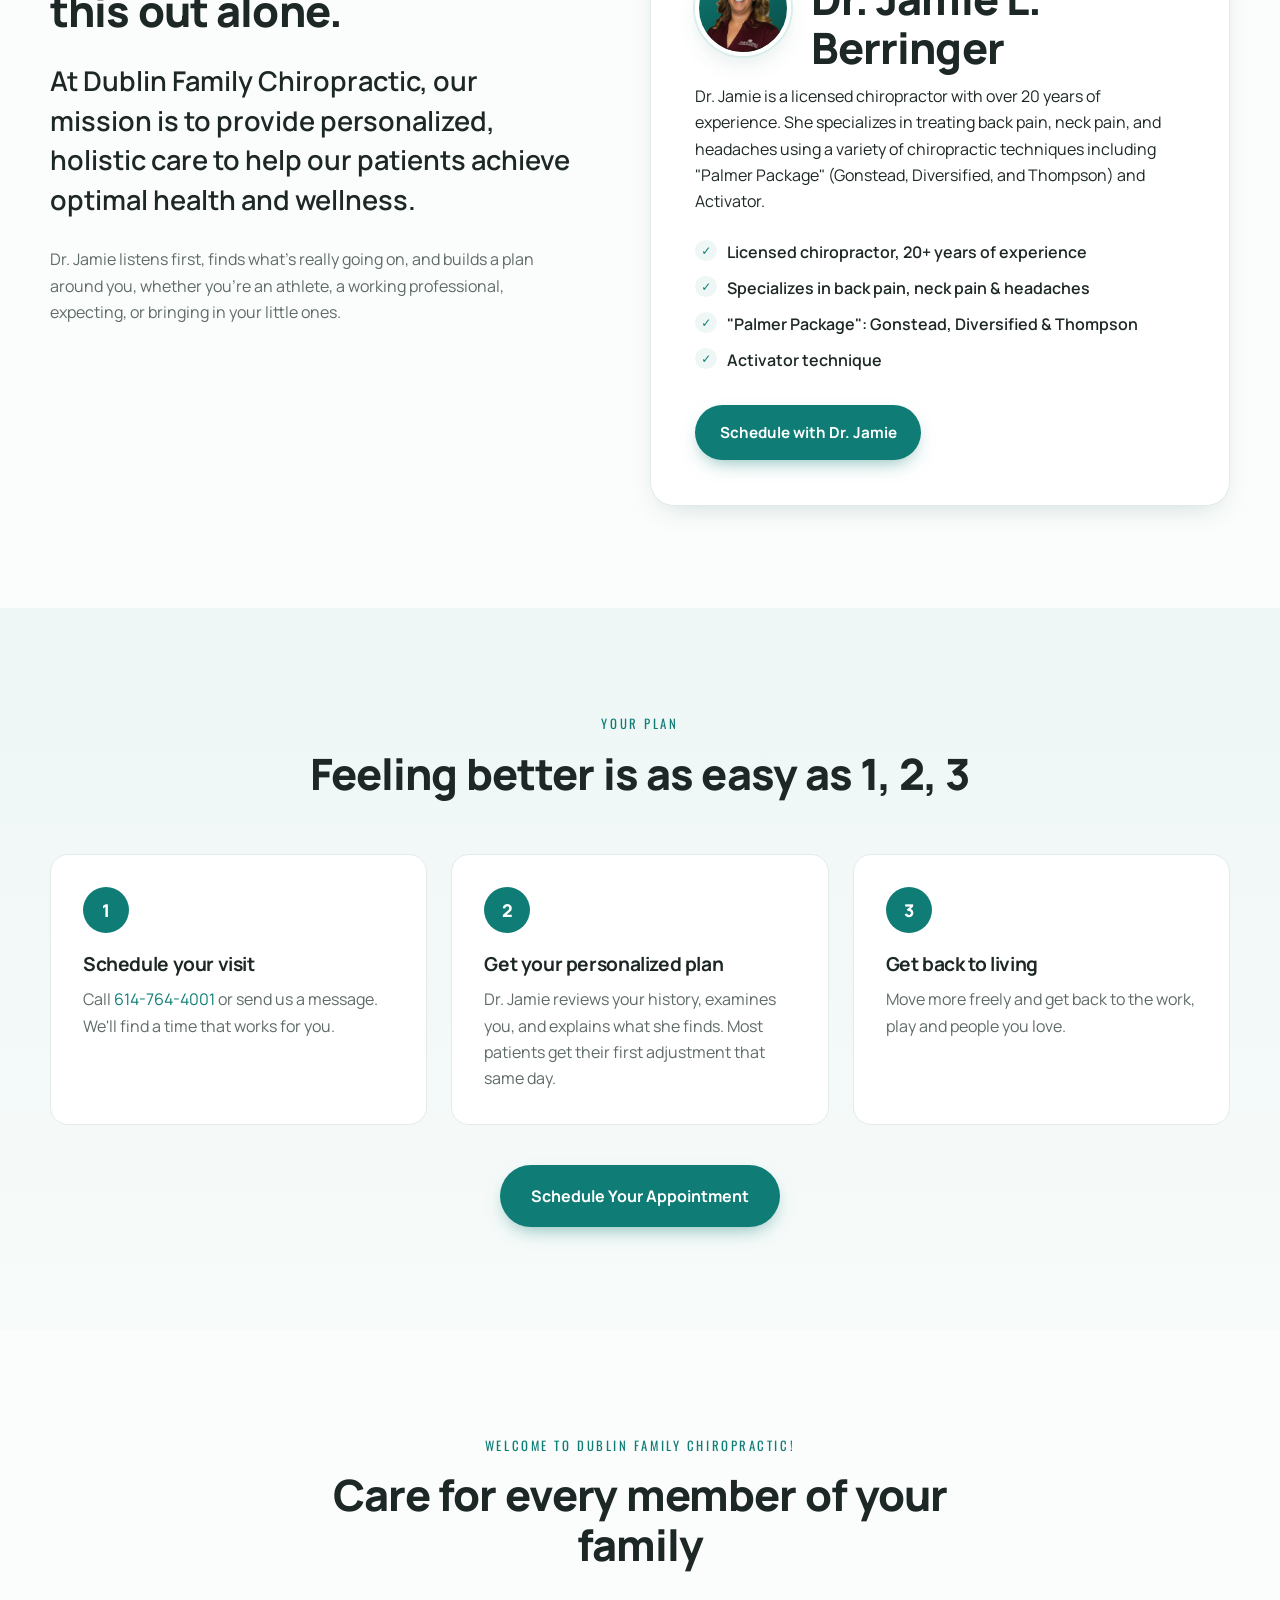
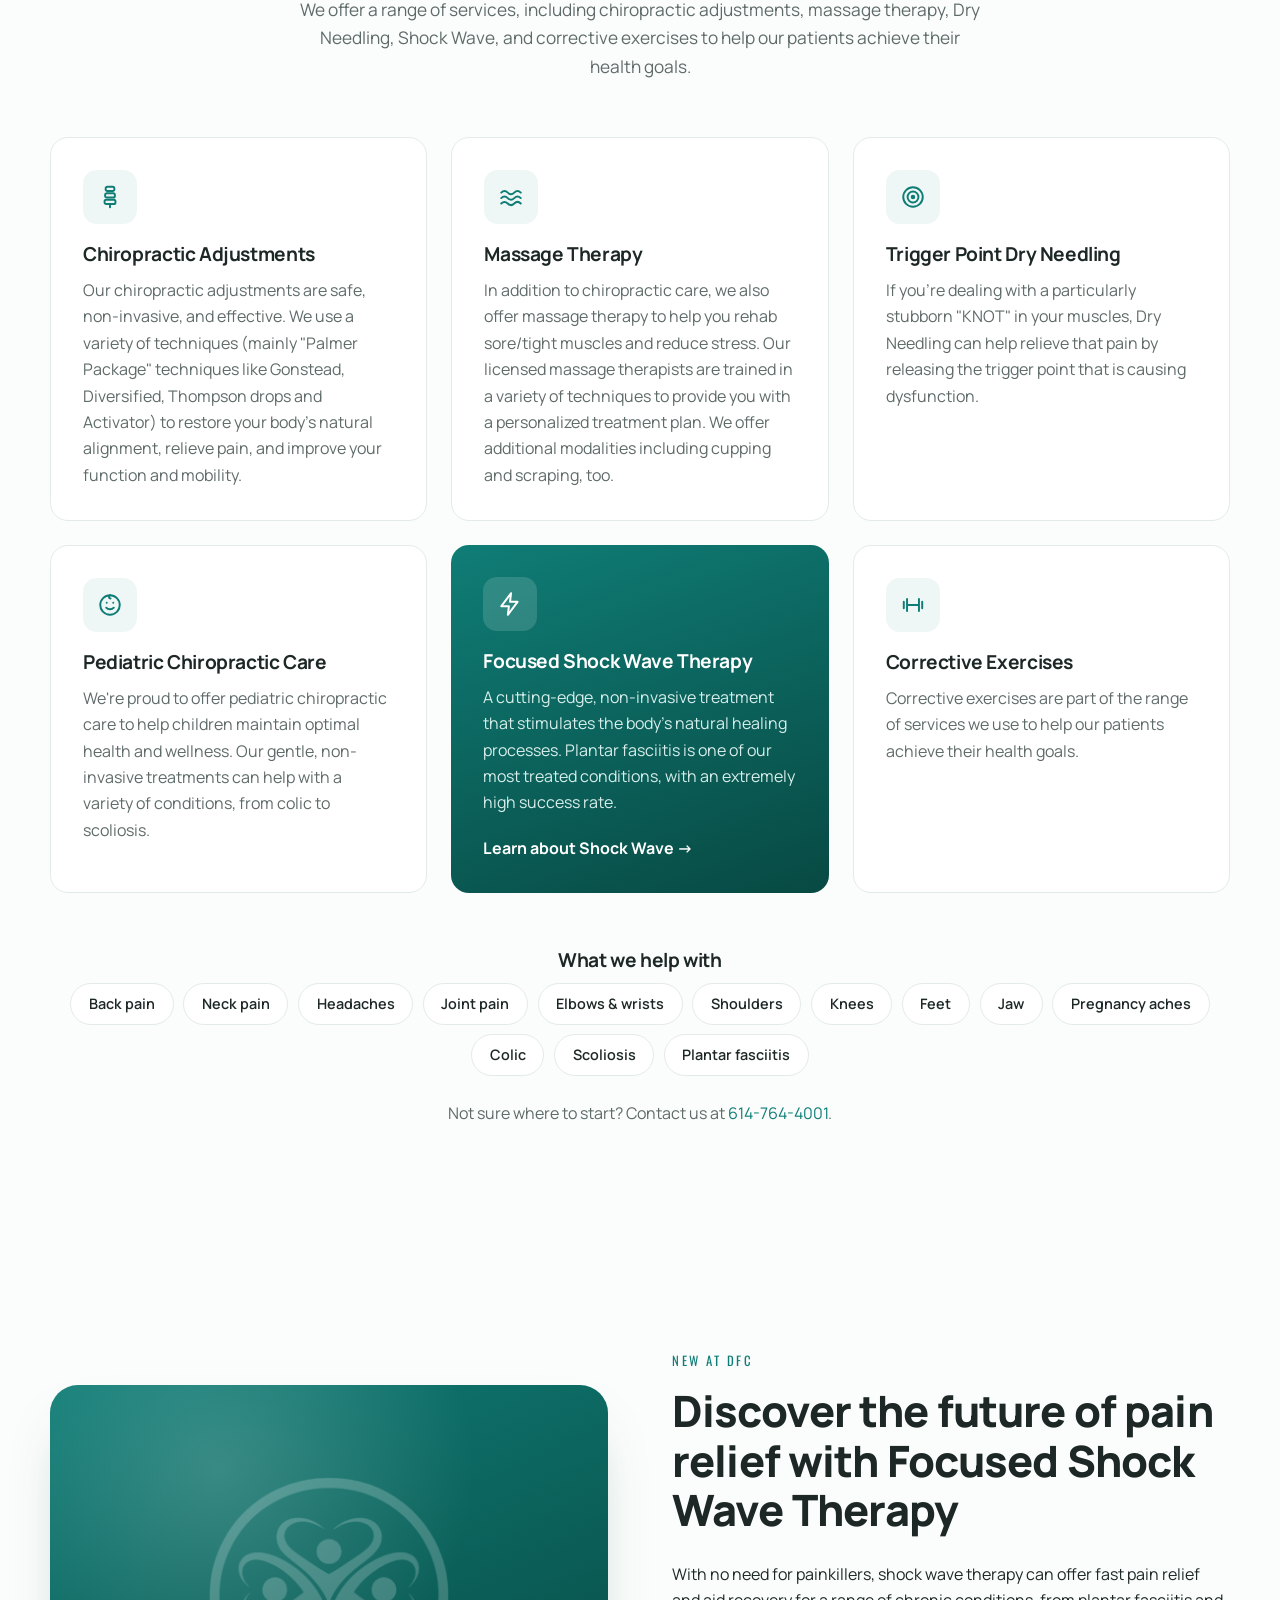
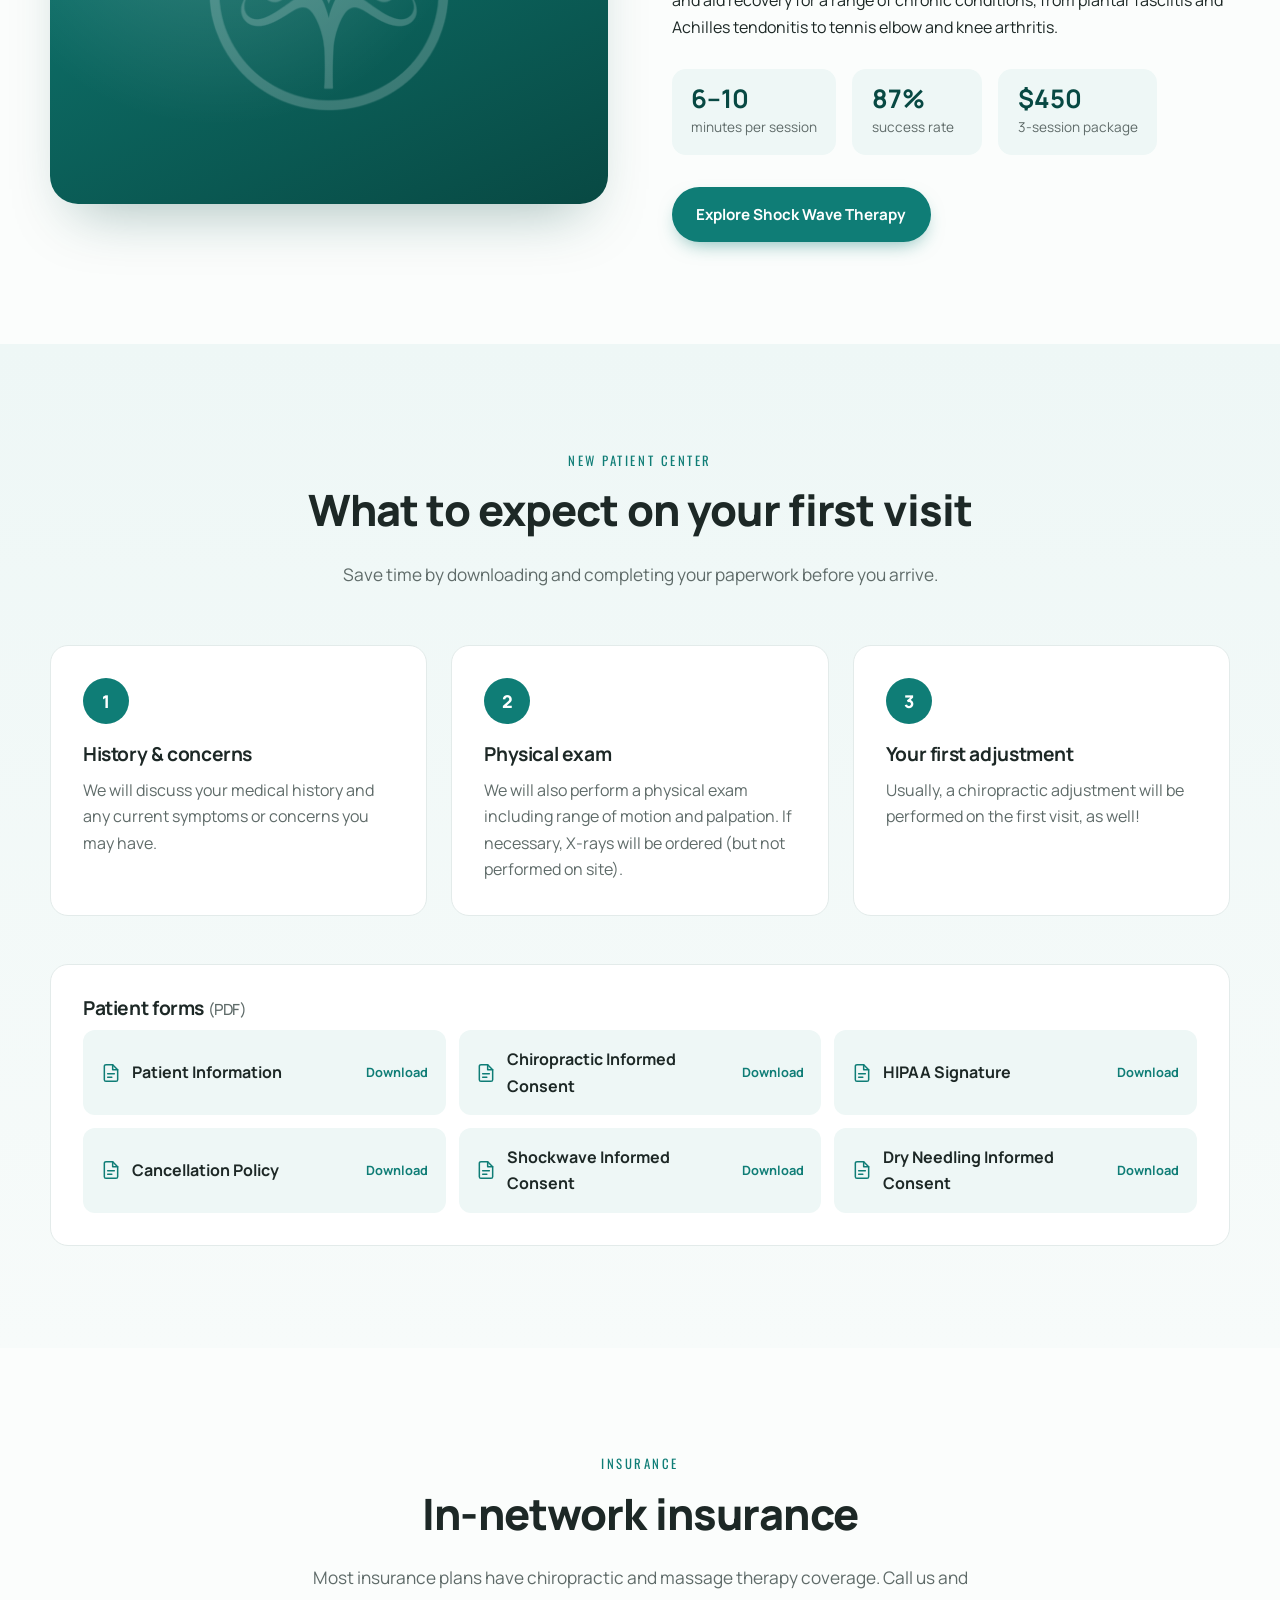
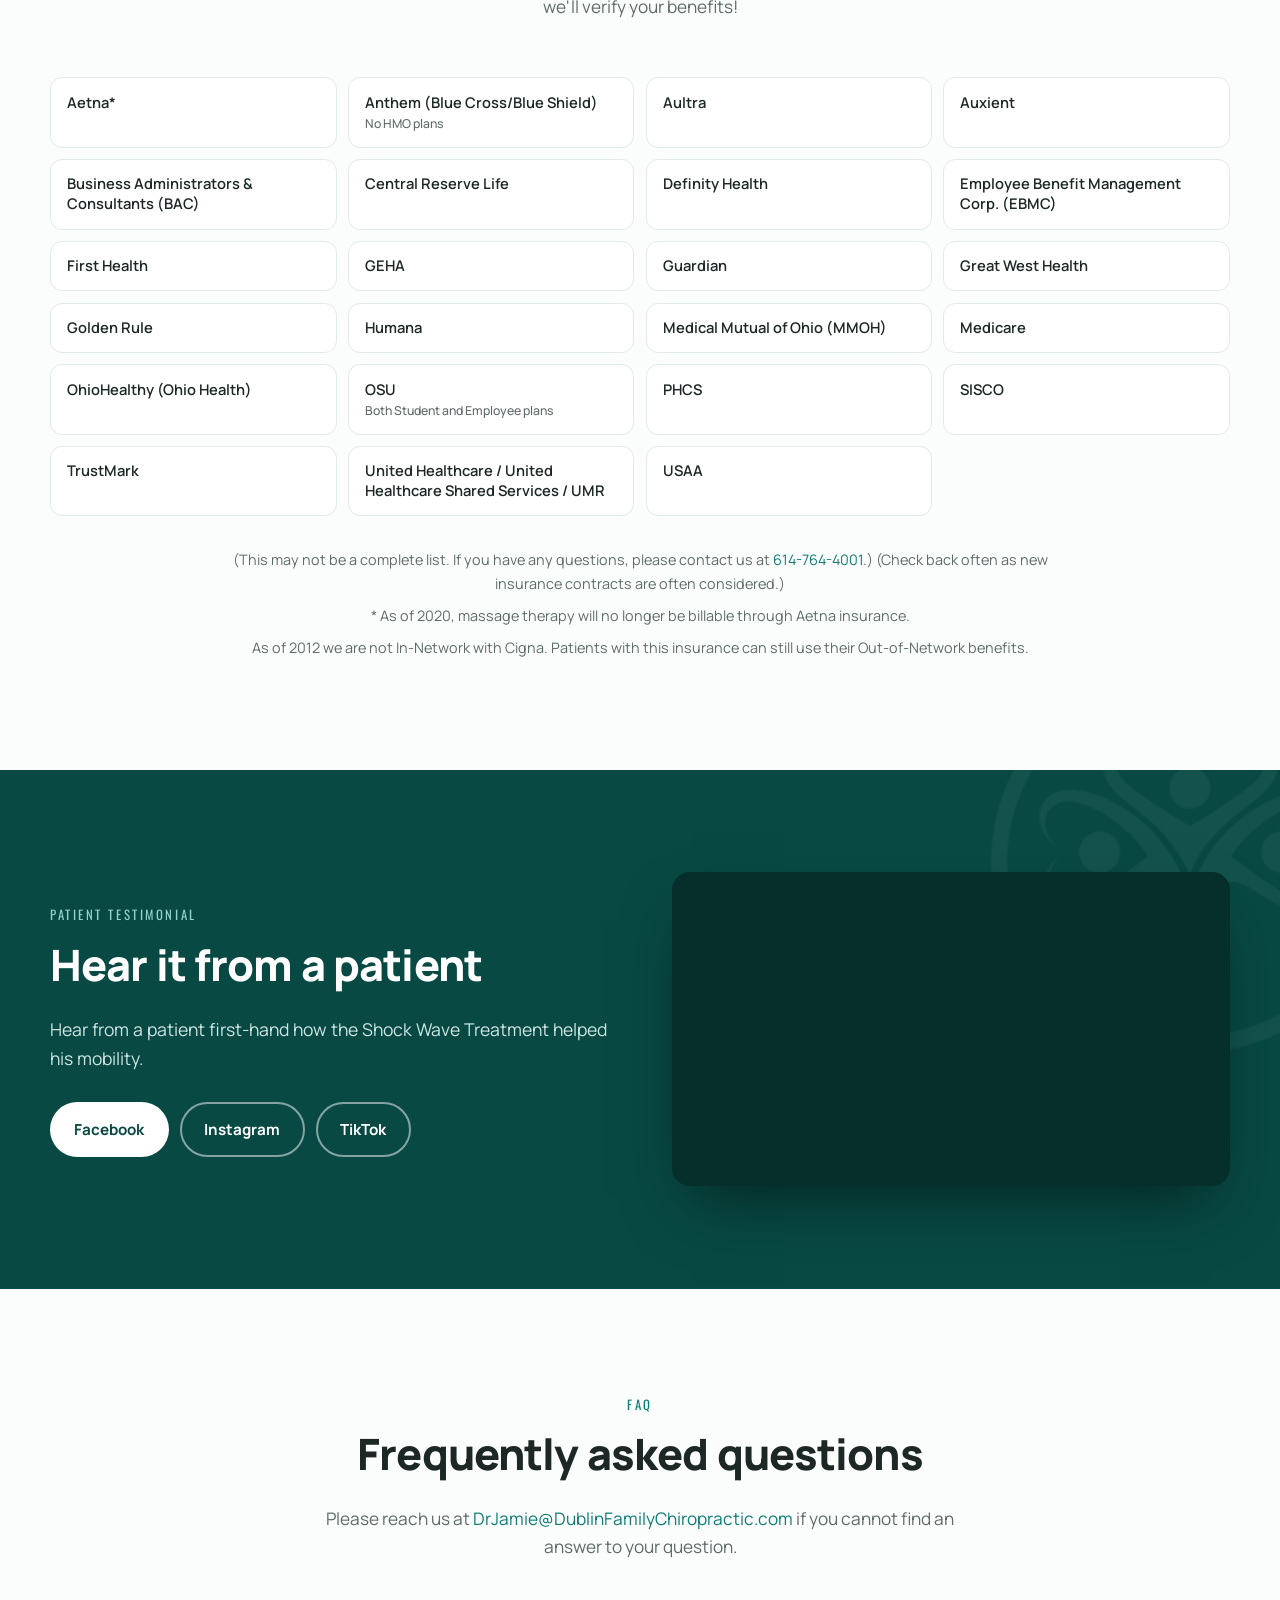
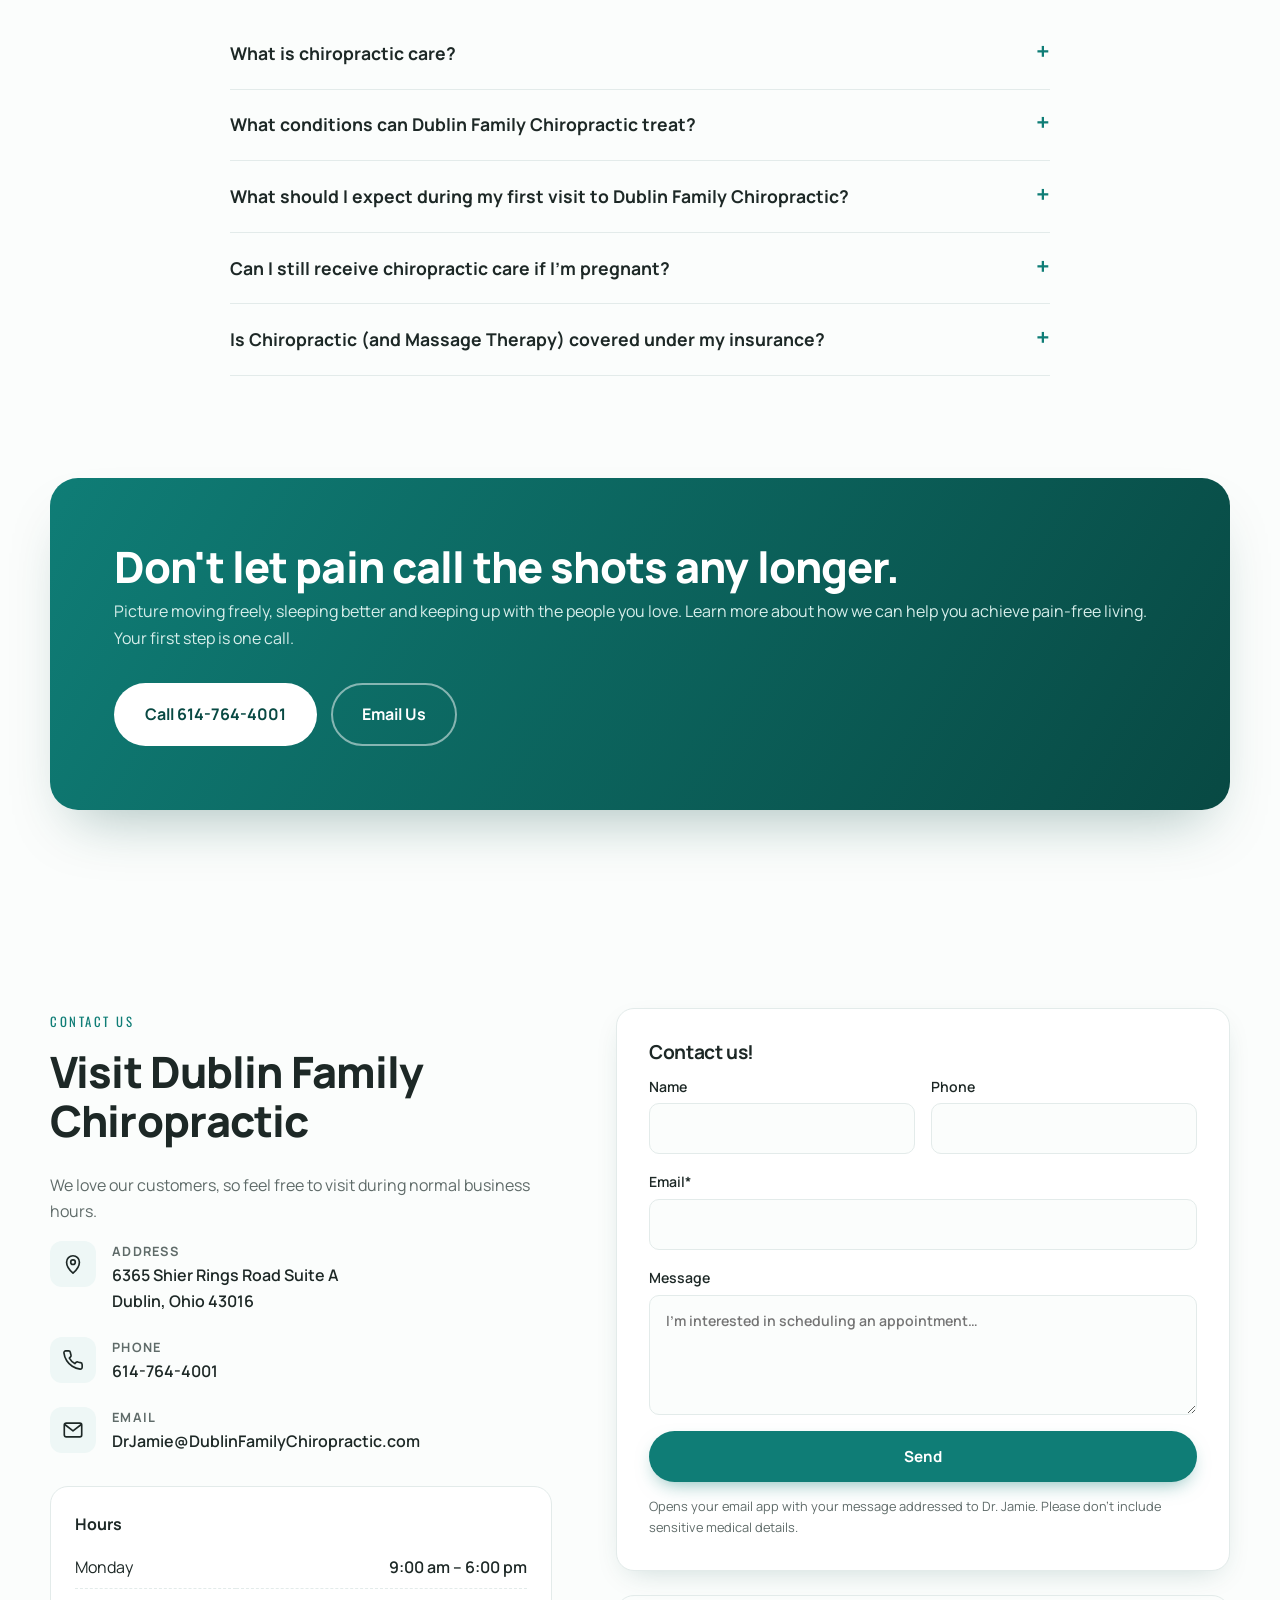
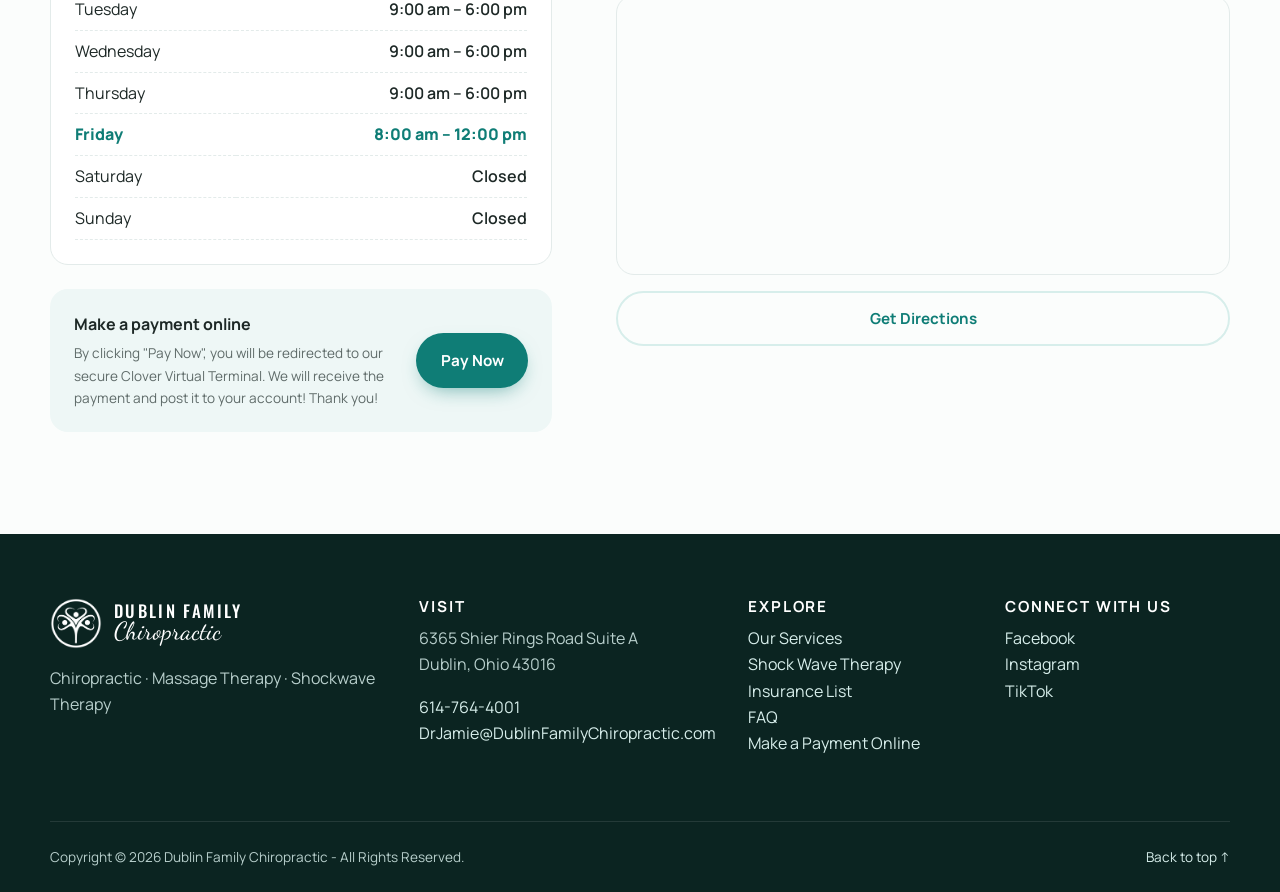
<file: our-services/index.html>
<!DOCTYPE html>
<html lang="en"><head><meta charset="utf-8">
<title>Dublin Family Chiropractic</title>
<link rel="canonical" href="https://dublinfamilychiropractic.com/#services">
<meta http-equiv="refresh" content="0; url=../#services">
<script>location.replace('../#services');</script>
</head><body><p>This page has moved. <a href="../#services">Continue to Dublin Family Chiropractic</a>.</p></body></html>
</file>
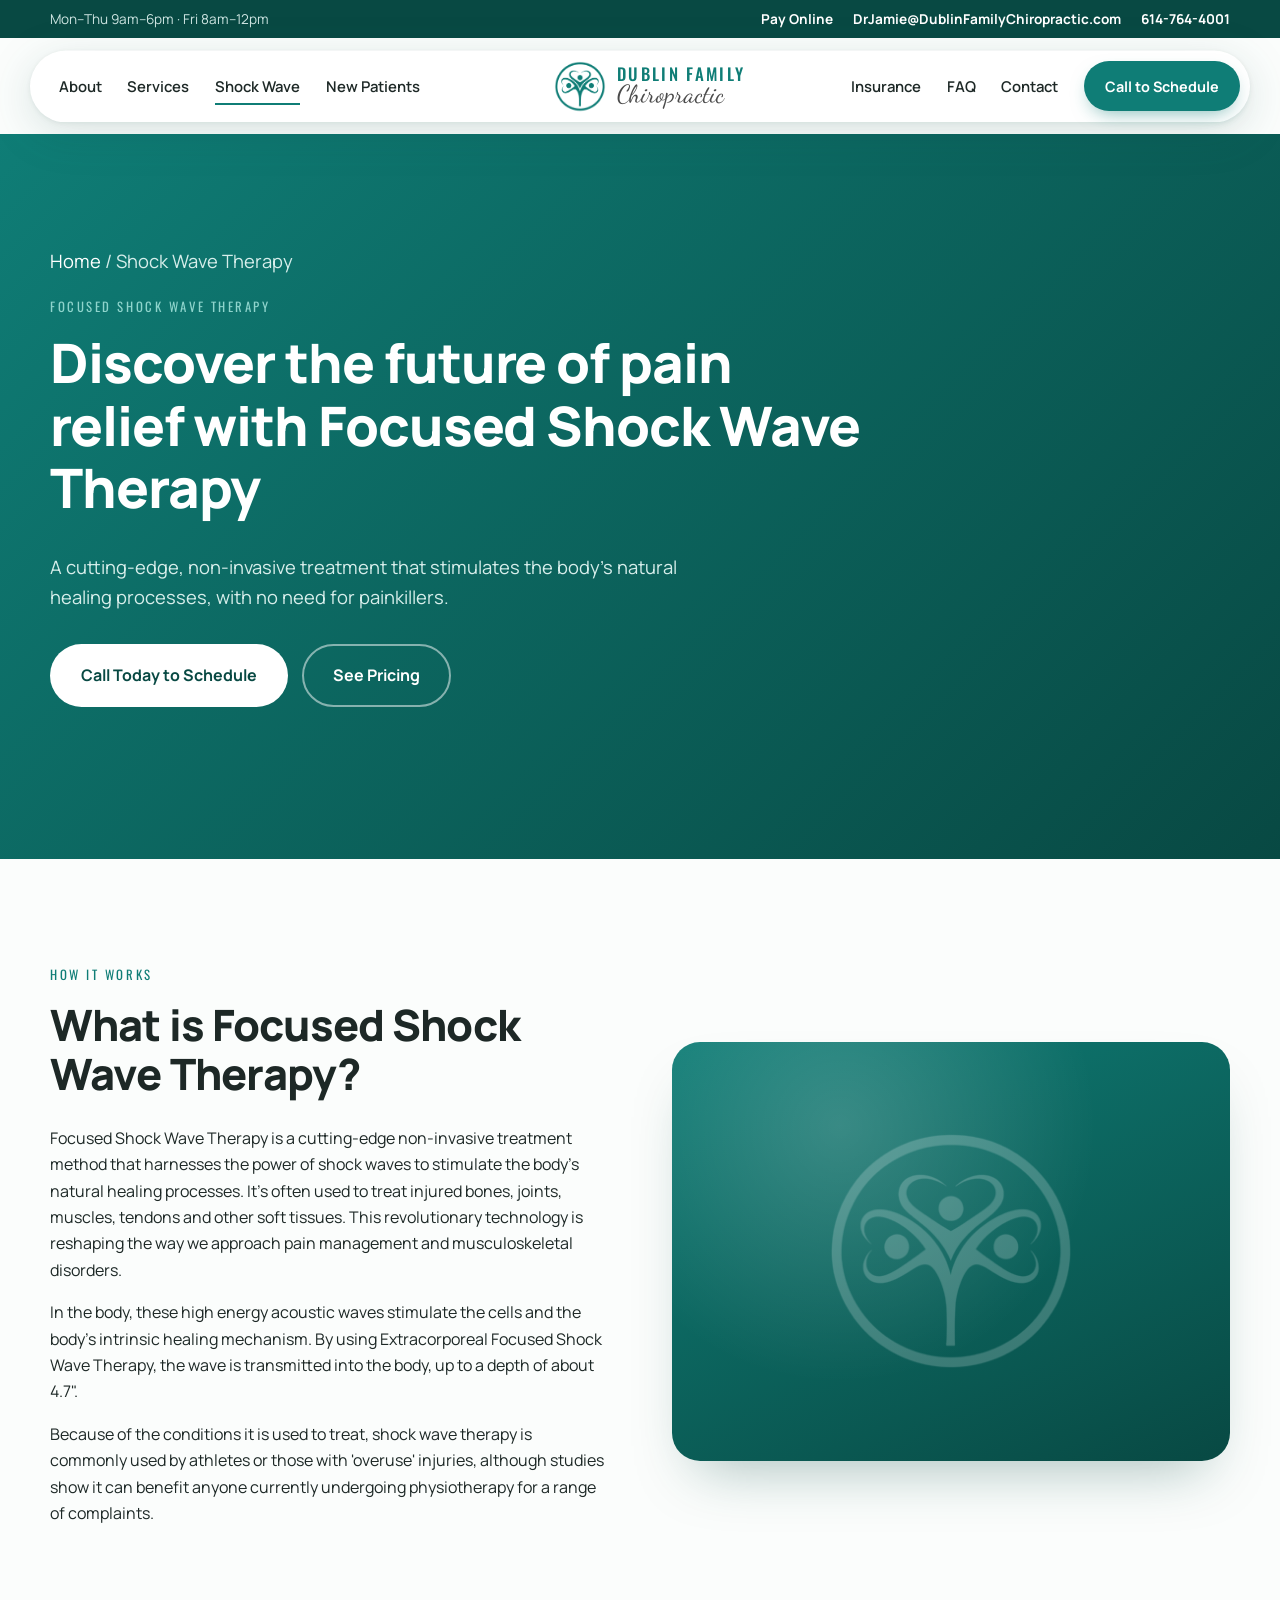
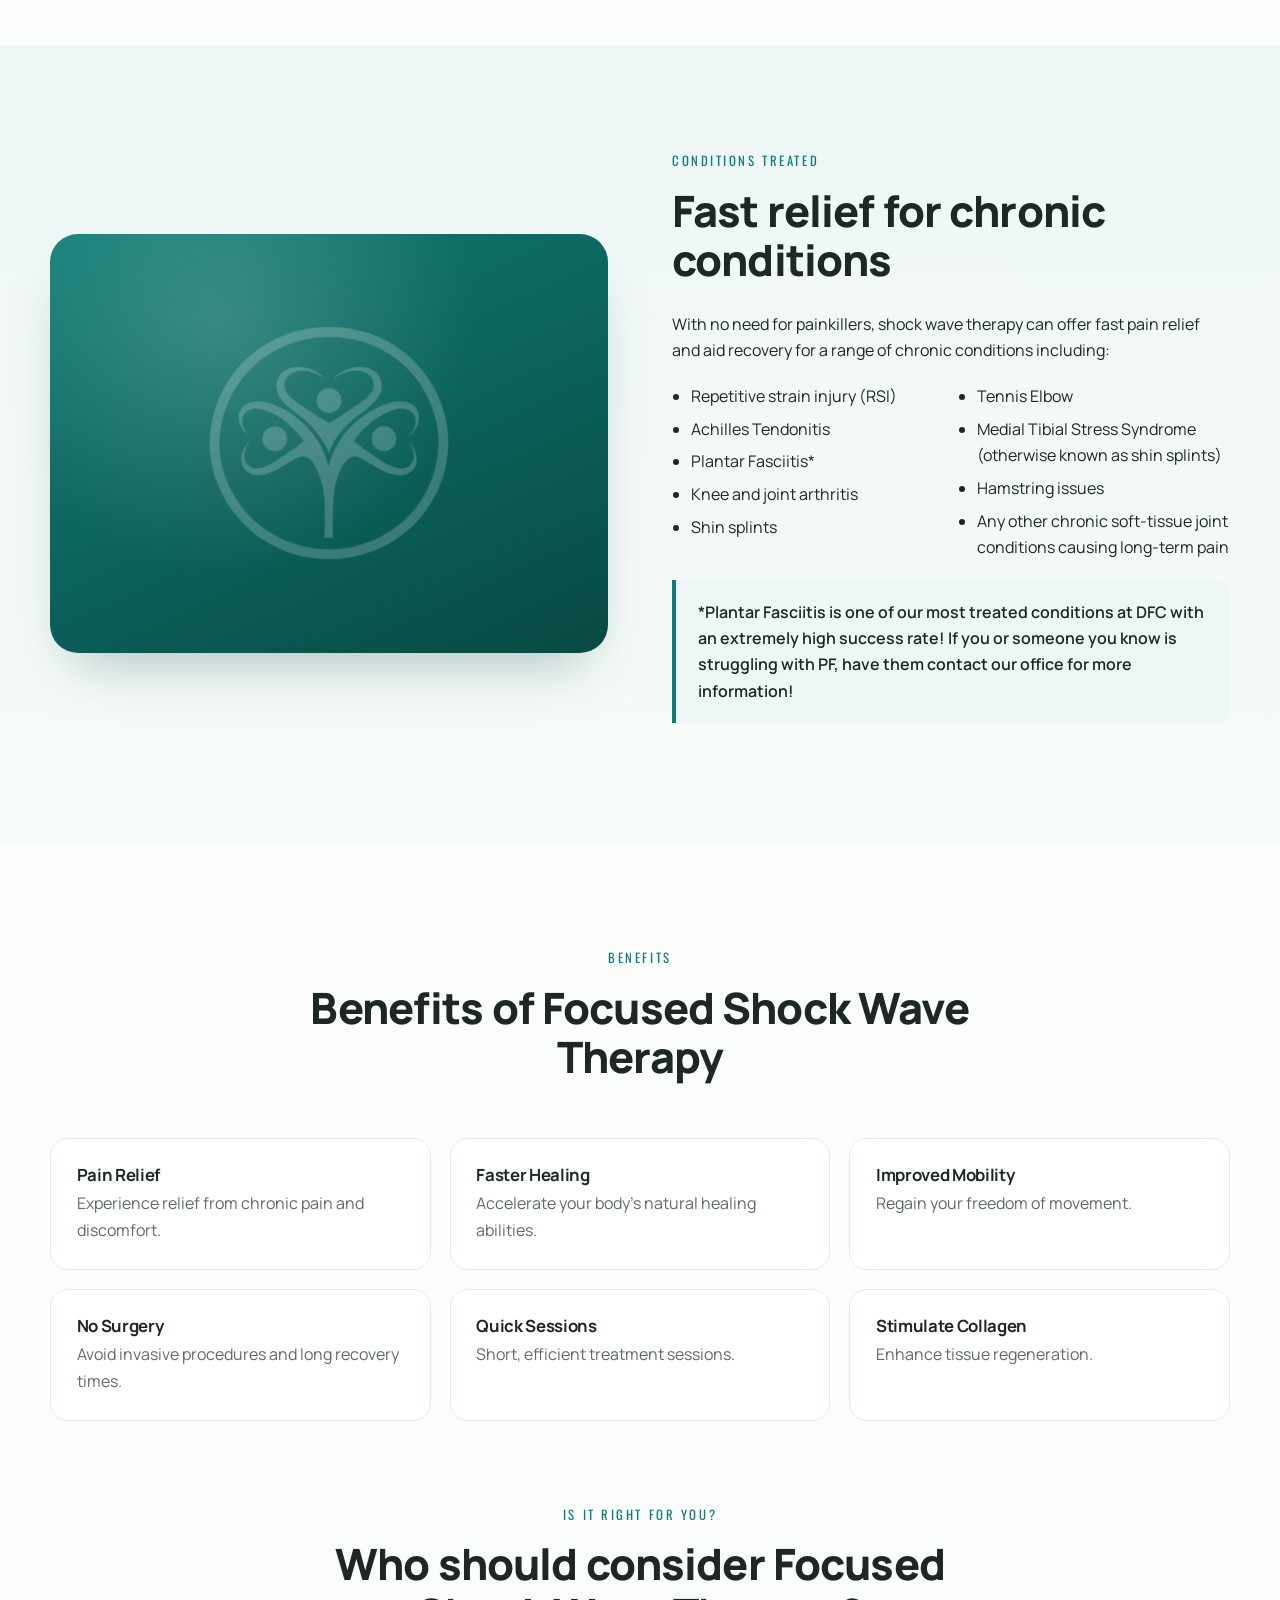
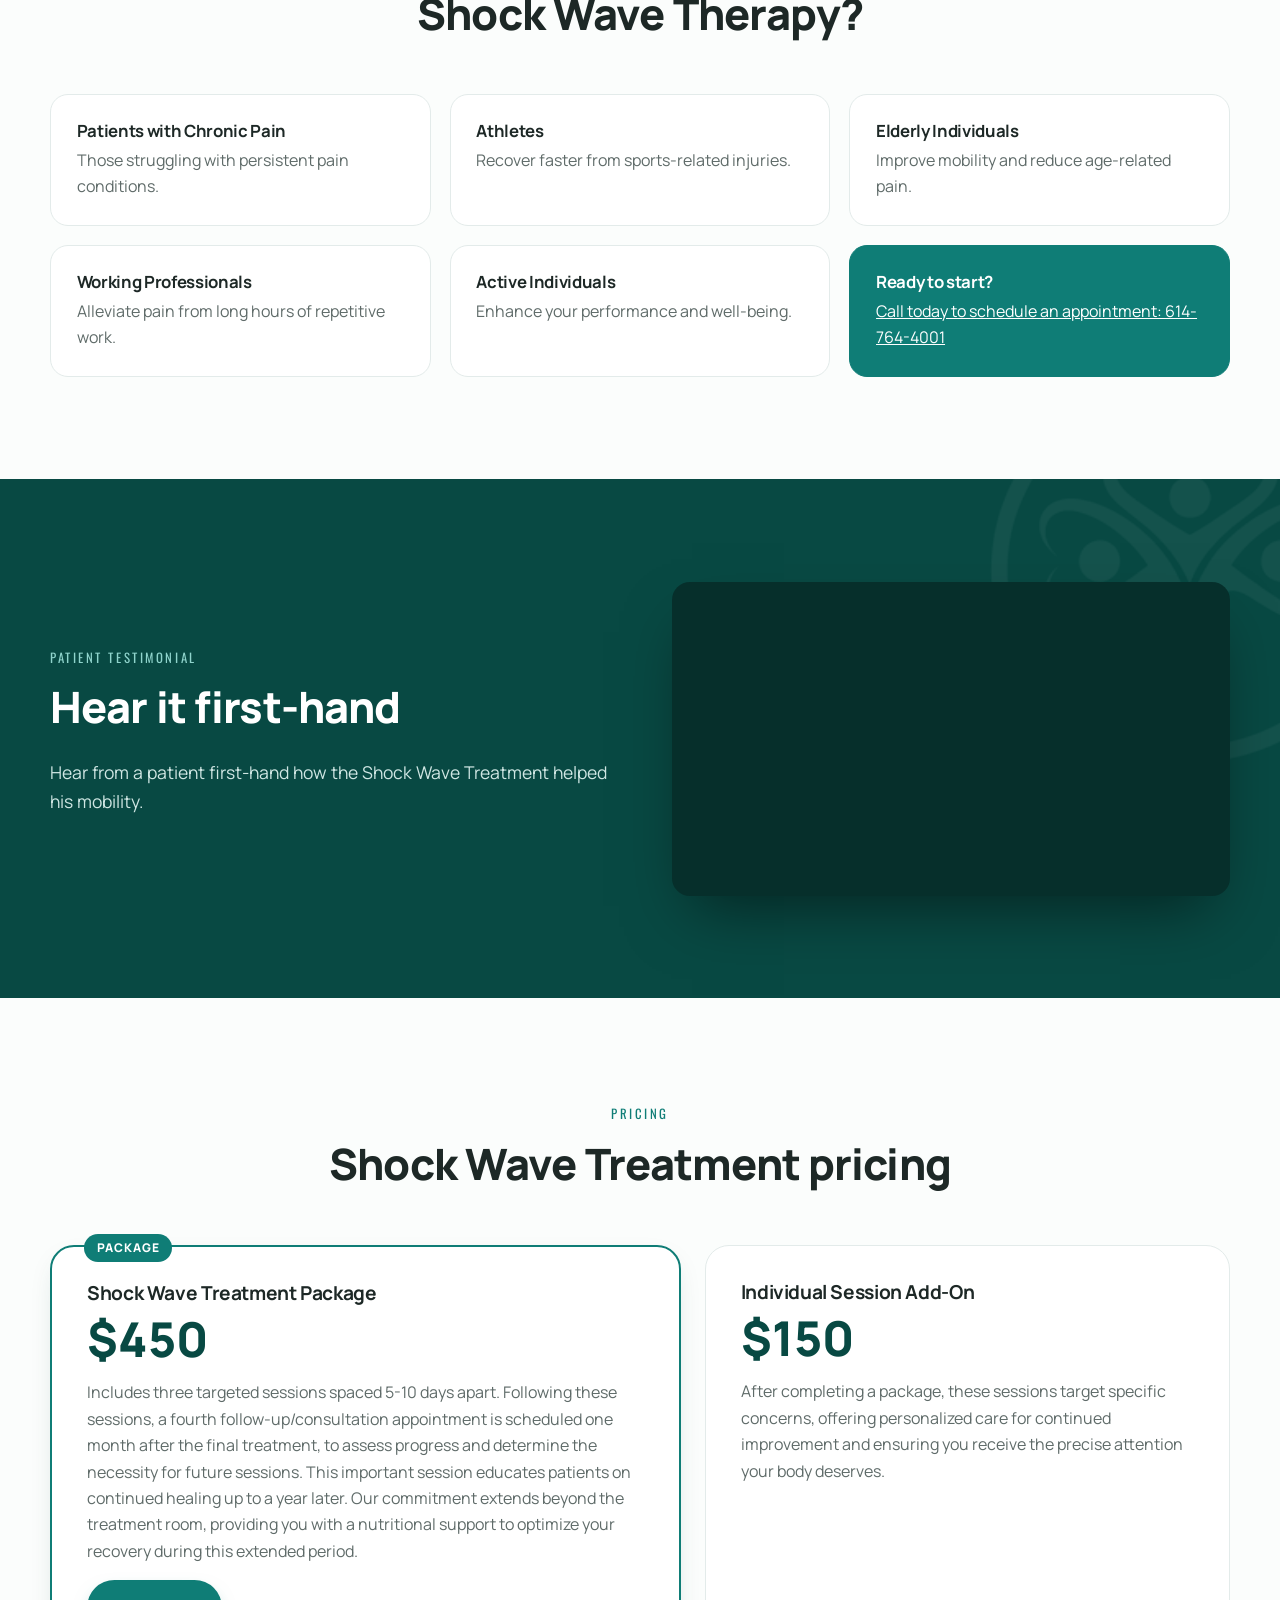
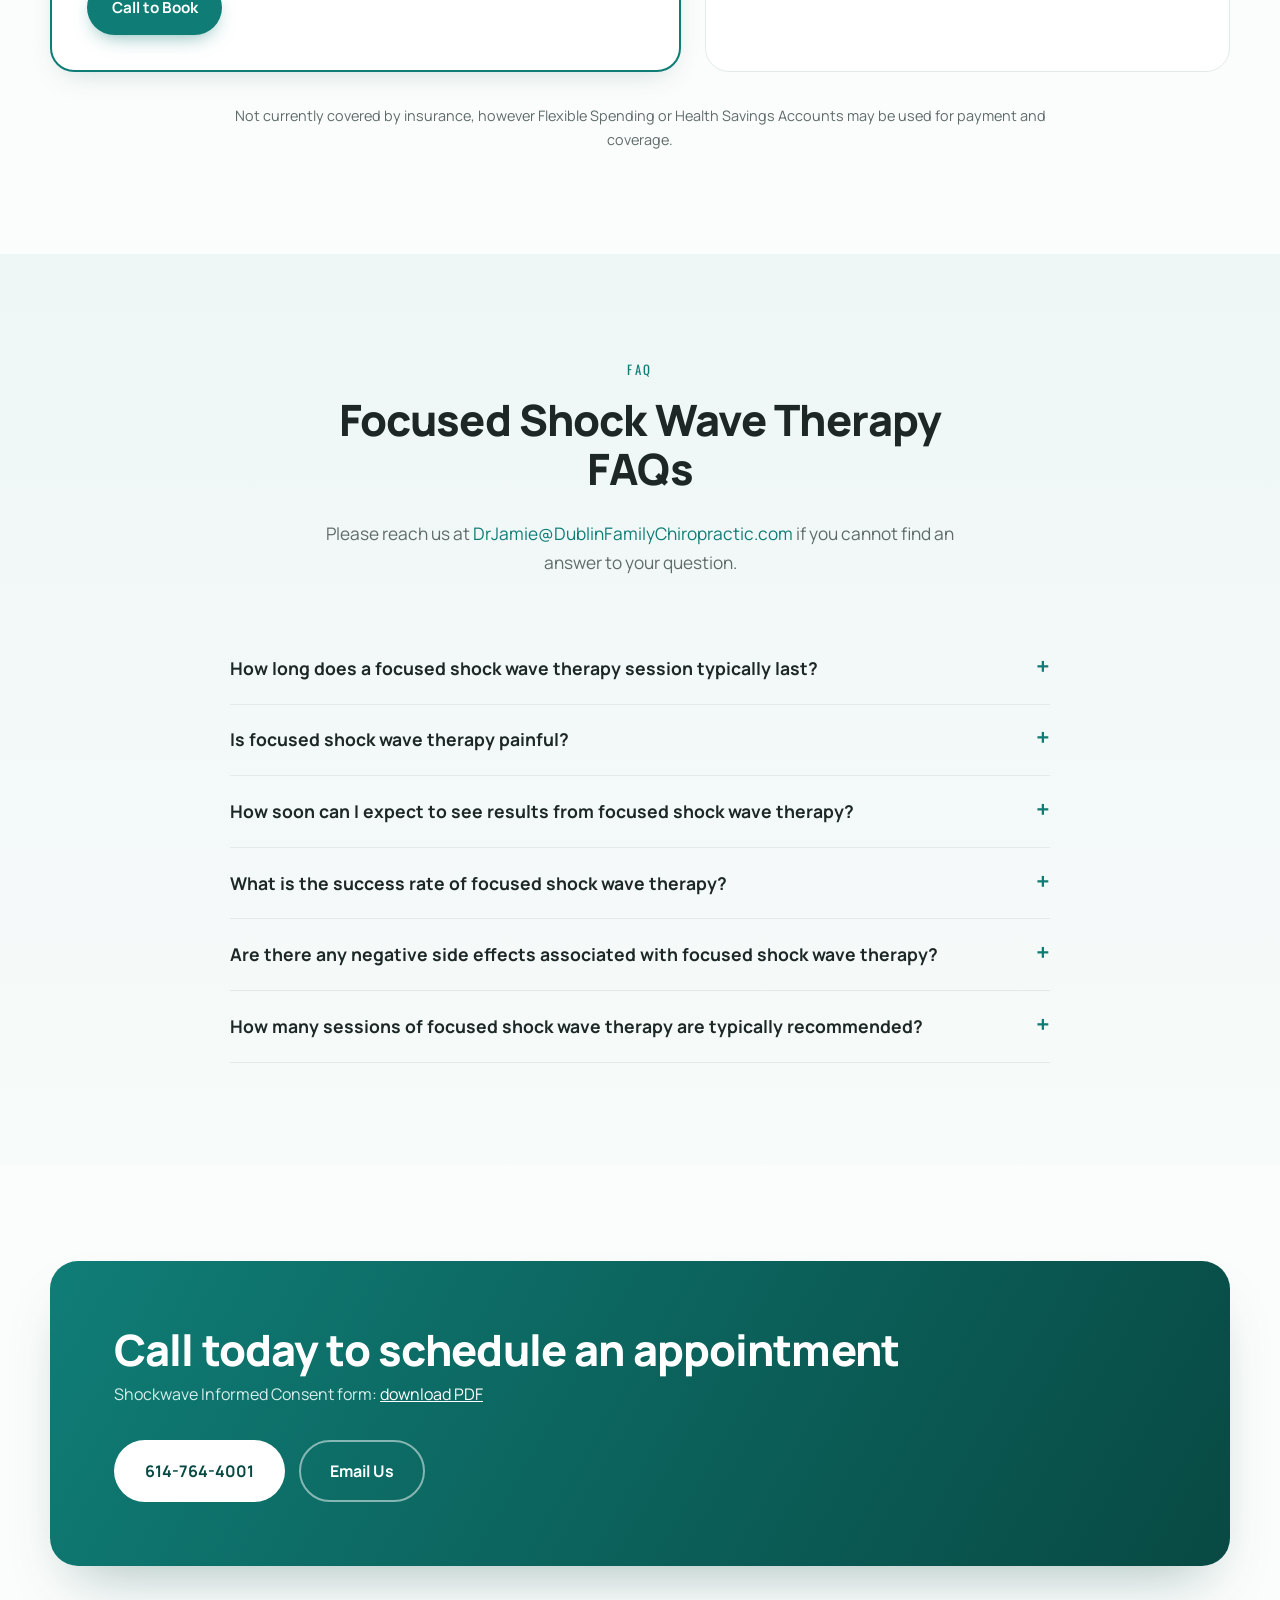
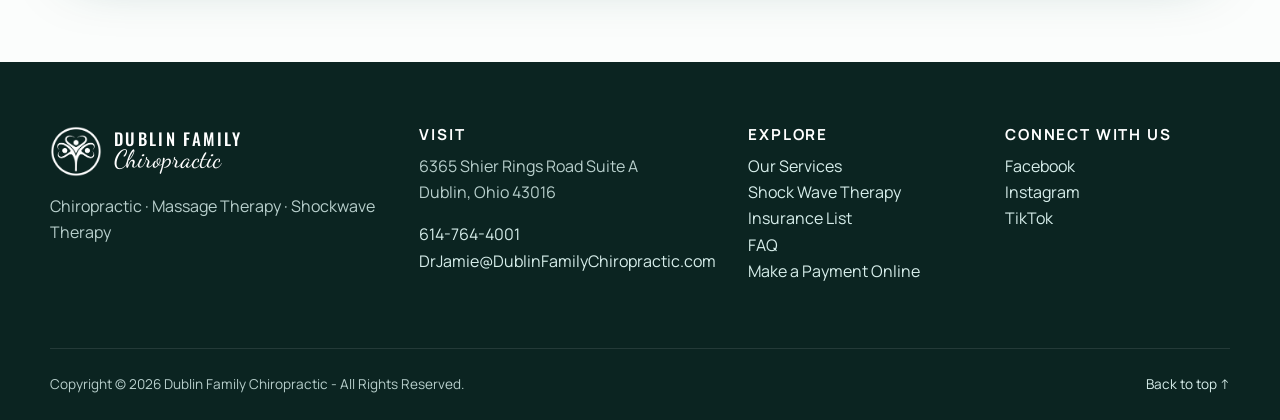
<file: shock-wave-therapy/index.html>
<!DOCTYPE html>
<html lang="en">
<head>
  <meta charset="utf-8">
  <meta name="viewport" content="width=device-width, initial-scale=1">
  <title>Focused Shock Wave Therapy in Dublin, Ohio | Dublin Family Chiropractic</title>
  <meta name="description" content="Focused Shock Wave Therapy at Dublin Family Chiropractic in Dublin, Ohio. Non-invasive relief for plantar fasciitis, Achilles tendonitis, tennis elbow, knee arthritis and more. 3-session package $450.">
  <link rel="canonical" href="https://dublinfamilychiropractic.com/shock-wave-therapy">
  <link rel="icon" href="../assets/favicon.png">
  <link rel="preconnect" href="https://fonts.googleapis.com">
  <link rel="preconnect" href="https://fonts.gstatic.com" crossorigin>
  <link href="https://fonts.googleapis.com/css2?family=Manrope:wght@400;500;600;700;800&family=Oswald:wght@500&family=Dancing+Script:wght@600&display=swap" rel="stylesheet">
  <link rel="stylesheet" href="../styles.css">
  <script type="application/ld+json">
  {
    "@context": "https://schema.org",
    "@type": "FAQPage",
    "mainEntity": [
      {"@type":"Question","name":"How long does a focused shock wave therapy session typically last?","acceptedAnswer":{"@type":"Answer","text":"Each treatment session typically takes between 6 to 10 minutes, making it a quick and efficient option for those with busy schedules."}},
      {"@type":"Question","name":"Is focused shock wave therapy painful?","acceptedAnswer":{"@type":"Answer","text":"Patients may experience controlled pain during the session, typically rated around 7/10 on a pain scale of 1-10. It's important to note that the discomfort is short-lived, lasting only for the duration of the treatment and usually relief is experienced at the end of the first treatment session."}},
      {"@type":"Question","name":"How soon can I expect to see results from focused shock wave therapy?","acceptedAnswer":{"@type":"Answer","text":"Many patients report noticeable improvements after the first treatment. However, individual responses may vary, and a customized treatment plan will be discussed during your consultation."}},
      {"@type":"Question","name":"What is the success rate of focused shock wave therapy?","acceptedAnswer":{"@type":"Answer","text":"Focused shock wave therapy boasts an impressive 87% success rate in addressing various musculoskeletal conditions. This non-invasive approach has been proven effective for many individuals seeking relief from pain."}},
      {"@type":"Question","name":"Are there any negative side effects associated with focused shock wave therapy?","acceptedAnswer":{"@type":"Answer","text":"No, focused shock wave therapy is known for its excellent safety profile with minimal to no negative side effects reported. It is a non-surgical and non-pharmaceutical option for those seeking pain relief."}},
      {"@type":"Question","name":"How many sessions of focused shock wave therapy are typically recommended?","acceptedAnswer":{"@type":"Answer","text":"The number of sessions needed varies based on the specific condition being treated. Your chiropractor will assess your individual needs during the consultation and recommend a personalized treatment plan to achieve the best results."}}
    ]
  }
  </script>
</head>
<body>

  <div class="topbar">
    <div class="container topbar__inner">
      <span class="topbar__left">Mon–Thu 9am–6pm · Fri 8am–12pm</span>
      <span class="topbar__right">
        <a href="../#payment">Pay Online</a>
        <a href="mailto:DrJamie@DublinFamilyChiropractic.com" class="hide-sm">DrJamie@DublinFamilyChiropractic.com</a>
        <a href="tel:6147644001">614-764-4001</a>
      </span>
    </div>
  </div>

  <header class="header" id="top">
    <div class="header__pill">
      <div class="header__shape-wrap" aria-hidden="true"><div class="header__shape"></div></div>
      <div class="header__inner">
        <nav class="header__nav header__nav--left" aria-label="Main">
          <a href="../#about">About</a>
          <a href="../#services">Services</a>
          <a href="./" aria-current="page">Shock Wave</a>
          <a href="../#new-patients">New Patients</a>
        </nav>
        <a href="../" class="brand" aria-label="Dublin Family Chiropractic home">
          <img src="../assets/logo-icon.png" alt="" class="brand__icon" width="52" height="51">
          <span class="brand__text">
            <span class="brand__name">Dublin Family</span>
            <span class="brand__script">Chiropractic</span>
          </span>
        </a>
        <nav class="header__nav header__nav--right" aria-label="More">
          <a href="../#insurance">Insurance</a>
          <a href="../#faq">FAQ</a>
          <a href="../#contact">Contact</a>
          <a href="tel:6147644001" class="btn btn--primary btn--sm">Call to Schedule</a>
        </nav>
        <button class="nav-toggle" aria-label="Open menu" aria-expanded="false" aria-controls="mobile-nav">
          <span></span><span></span><span></span>
        </button>
      </div>
    </div>
    <nav class="mobile-nav" id="mobile-nav" aria-label="Mobile">
        <a href="../#about">About</a>
        <a href="../#services">Services</a>
        <a href="./" aria-current="page">Shock Wave</a>
        <a href="../#new-patients">New Patients</a>
        <a href="../#insurance">Insurance</a>
        <a href="../#faq">FAQ</a>
        <a href="../#contact">Contact</a>
        <a href="tel:6147644001" class="btn btn--primary">Call to Schedule</a>
    </nav>
  </header>

  <main>
    <section class="page-hero">
      <img class="page-hero__bg" src="https://img1.wsimg.com/isteam/ip/3ddc919d-f928-452c-81f0-b2dad1ad7b15/Treatment-%20Knee-326798f.jpg/:/rs=w:1600" alt="" onerror="this.remove()">
      <div class="container reveal">
        <p class="crumbs"><a href="../">Home</a> / Shock Wave Therapy</p>
        <span class="eyebrow">Focused Shock Wave Therapy</span>
        <h1>Discover the future of pain relief with Focused Shock Wave Therapy</h1>
        <p>A cutting-edge, non-invasive treatment that stimulates the body's natural healing processes, with no need for painkillers.</p>
        <div class="hero__actions">
          <a href="tel:6147644001" class="btn btn--light btn--lg">Call Today to Schedule</a>
          <a href="#pricing" class="btn btn--outline-light btn--lg">See Pricing</a>
        </div>
      </div>
    </section>

    <!-- What is it -->
    <section class="section">
      <div class="container split">
        <div class="reveal">
          <span class="eyebrow">How it works</span>
          <h2>What is Focused Shock Wave Therapy?</h2>
          <p>Focused Shock Wave Therapy is a cutting-edge non-invasive treatment method that harnesses the power of shock waves to stimulate the body's natural healing processes. It's often used to treat injured bones, joints, muscles, tendons and other soft tissues. This revolutionary technology is reshaping the way we approach pain management and musculoskeletal disorders.</p>
          <p>In the body, these high energy acoustic waves stimulate the cells and the body's intrinsic healing mechanism. By using Extracorporeal Focused Shock Wave Therapy, the wave is transmitted into the body, up to a depth of about 4.7".</p>
          <p>Because of the conditions it is used to treat, shock wave therapy is commonly used by athletes or those with 'overuse' injuries, although studies show it can benefit anyone currently undergoing physiotherapy for a range of complaints.</p>
        </div>
        <div class="reveal">
          <div class="photo-frame photo-frame--wide">
            <img src="../assets/logo-icon.png" alt="" class="photo-frame__mark">
            <img class="photo-frame__img photo-frame__img--contain" src="https://img1.wsimg.com/isteam/ip/3ddc919d-f928-452c-81f0-b2dad1ad7b15/DFC_Shockwave%20Therapy_website_icons.jpg/:/rs=w:1200" alt="Targets treatment, short time, fewer appointments" loading="lazy" onerror="this.remove()">
          </div>
        </div>
      </div>
    </section>

    <!-- Conditions -->
    <section class="section section--tint">
      <div class="container split">
        <div class="reveal">
          <div class="photo-frame photo-frame--wide">
            <img src="../assets/logo-icon.png" alt="" class="photo-frame__mark">
            <img class="photo-frame__img" src="https://img1.wsimg.com/isteam/ip/3ddc919d-f928-452c-81f0-b2dad1ad7b15/DFC_Shockwave%20Therapy_website_foot.jpg/:/rs=w:1200" alt="Shock wave therapy for the foot" loading="lazy" onerror="this.remove()">
          </div>
        </div>
        <div class="reveal">
          <span class="eyebrow">Conditions treated</span>
          <h2>Fast relief for chronic conditions</h2>
          <p>With no need for painkillers, shock wave therapy can offer fast pain relief and aid recovery for a range of chronic conditions including:</p>
          <ul class="cond-list">
            <li>Repetitive strain injury (RSI)</li>
            <li>Achilles Tendonitis</li>
            <li>Plantar Fasciitis*</li>
            <li>Knee and joint arthritis</li>
            <li>Shin splints</li>
            <li>Tennis Elbow</li>
            <li>Medial Tibial Stress Syndrome (otherwise known as shin splints)</li>
            <li>Hamstring issues</li>
            <li>Any other chronic soft-tissue joint conditions causing long-term pain</li>
          </ul>
          <p class="callout">*Plantar Fasciitis is one of our most treated conditions at DFC with an extremely high success rate! If you or someone you know is struggling with PF, have them contact our office for more information!</p>
        </div>
      </div>
    </section>

    <!-- Benefits -->
    <section class="section">
      <div class="container">
        <div class="section__head reveal">
          <span class="eyebrow">Benefits</span>
          <h2>Benefits of Focused Shock Wave Therapy</h2>
        </div>
        <div class="benefits">
          <div class="benefit reveal"><h3>Pain Relief</h3><p>Experience relief from chronic pain and discomfort.</p></div>
          <div class="benefit reveal"><h3>Faster Healing</h3><p>Accelerate your body's natural healing abilities.</p></div>
          <div class="benefit reveal"><h3>Improved Mobility</h3><p>Regain your freedom of movement.</p></div>
          <div class="benefit reveal"><h3>No Surgery</h3><p>Avoid invasive procedures and long recovery times.</p></div>
          <div class="benefit reveal"><h3>Quick Sessions</h3><p>Short, efficient treatment sessions.</p></div>
          <div class="benefit reveal"><h3>Stimulate Collagen</h3><p>Enhance tissue regeneration.</p></div>
        </div>

        <div class="section__head reveal" style="margin-top:5rem">
          <span class="eyebrow">Is it right for you?</span>
          <h2>Who should consider Focused Shock Wave Therapy?</h2>
        </div>
        <div class="benefits">
          <div class="benefit reveal"><h3>Patients with Chronic Pain</h3><p>Those struggling with persistent pain conditions.</p></div>
          <div class="benefit reveal"><h3>Athletes</h3><p>Recover faster from sports-related injuries.</p></div>
          <div class="benefit reveal"><h3>Elderly Individuals</h3><p>Improve mobility and reduce age-related pain.</p></div>
          <div class="benefit reveal"><h3>Working Professionals</h3><p>Alleviate pain from long hours of repetitive work.</p></div>
          <div class="benefit reveal"><h3>Active Individuals</h3><p>Enhance your performance and well-being.</p></div>
          <div class="benefit benefit--cta reveal"><h3>Ready to start?</h3><p><a href="tel:6147644001">Call today to schedule an appointment: 614-764-4001</a></p></div>
        </div>
      </div>
    </section>

    <!-- Testimonial -->
    <section class="section section--dark">
      <div class="container split split--dark reveal">
        <div>
          <span class="eyebrow">Patient testimonial</span>
          <h2>Hear it first-hand</h2>
          <p class="on-dark">Hear from a patient first-hand how the Shock Wave Treatment helped his mobility.</p>
        </div>
        <div class="video">
          <iframe src="https://player.vimeo.com/video/907253555?h=490e301cfd&amp;title=0&amp;portrait=0&amp;byline=0&amp;badge=0" title="Patient testimonial: shock wave treatment" allow="fullscreen; picture-in-picture" loading="lazy"></iframe>
        </div>
      </div>
    </section>

    <!-- Pricing -->
    <section class="section" id="pricing">
      <div class="container">
        <div class="section__head reveal">
          <span class="eyebrow">Pricing</span>
          <h2>Shock Wave Treatment pricing</h2>
        </div>
        <div class="pricing">
          <div class="price price--main reveal">
            <span class="price__tag">Package</span>
            <h3>Shock Wave Treatment Package</h3>
            <div class="price__amount">$450</div>
            <p>Includes three targeted sessions spaced 5-10 days apart. Following these sessions, a fourth follow-up/consultation appointment is scheduled one month after the final treatment, to assess progress and determine the necessity for future sessions. This important session educates patients on continued healing up to a year later. Our commitment extends beyond the treatment room, providing you with a nutritional support to optimize your recovery during this extended period.</p>
            <a href="tel:6147644001" class="btn btn--primary">Call to Book</a>
          </div>
          <div class="price reveal">
            <h3>Individual Session Add-On</h3>
            <div class="price__amount">$150</div>
            <p>After completing a package, these sessions target specific concerns, offering personalized care for continued improvement and ensuring you receive the precise attention your body deserves.</p>
          </div>
        </div>
        <p class="notes reveal" style="margin-top:2rem">Not currently covered by insurance, however Flexible Spending or Health Savings Accounts may be used for payment and coverage.</p>
      </div>
    </section>

    <!-- FAQ -->
    <section class="section section--tint">
      <div class="container faq">
        <div class="section__head reveal">
          <span class="eyebrow">FAQ</span>
          <h2>Focused Shock Wave Therapy FAQs</h2>
          <p>Please reach us at <a href="mailto:DrJamie@DublinFamilyChiropractic.com">DrJamie@DublinFamilyChiropractic.com</a> if you cannot find an answer to your question.</p>
        </div>
        <div class="accordion reveal">
          <details><summary>How long does a focused shock wave therapy session typically last?</summary><p>Each treatment session typically takes between 6 to 10 minutes, making it a quick and efficient option for those with busy schedules.</p></details>
          <details><summary>Is focused shock wave therapy painful?</summary><p>Patients may experience controlled pain during the session, typically rated around 7/10 on a pain scale of 1-10. It's important to note that the discomfort is short-lived, lasting only for the duration of the treatment and usually relief is experienced at the end of the first treatment session.</p></details>
          <details><summary>How soon can I expect to see results from focused shock wave therapy?</summary><p>Many patients report noticeable improvements after the first treatment. However, individual responses may vary, and a customized treatment plan will be discussed during your consultation.</p></details>
          <details><summary>What is the success rate of focused shock wave therapy?</summary><p>Focused shock wave therapy boasts an impressive 87% success rate in addressing various musculoskeletal conditions. This non-invasive approach has been proven effective for many individuals seeking relief from pain.</p></details>
          <details><summary>Are there any negative side effects associated with focused shock wave therapy?</summary><p>No, focused shock wave therapy is known for its excellent safety profile with minimal to no negative side effects reported. It is a non-surgical and non-pharmaceutical option for those seeking pain relief.</p></details>
          <details><summary>How many sessions of focused shock wave therapy are typically recommended?</summary><p>The number of sessions needed varies based on the specific condition being treated. Your chiropractor will assess your individual needs during the consultation and recommend a personalized treatment plan to achieve the best results.</p></details>
        </div>
      </div>
    </section>

    <section class="cta" style="padding-top:clamp(4rem,8vw,6rem)">
      <div class="container cta__inner reveal">
        <div>
          <h2>Call today to schedule an appointment</h2>
          <p>Shockwave Informed Consent form: <a href="https://img1.wsimg.com/blobby/go/3ddc919d-f928-452c-81f0-b2dad1ad7b15/downloads/Shockwave%20Informed%20Consent.pdf?ver=1788445958295" target="_blank" rel="noopener" style="color:#fff;text-decoration:underline">download PDF</a></p>
        </div>
        <div class="cta__actions">
          <a href="tel:6147644001" class="btn btn--light btn--lg">614-764-4001</a>
          <a href="mailto:DrJamie@DublinFamilyChiropractic.com?subject=Shock%20Wave%20Therapy" class="btn btn--outline-light btn--lg">Email Us</a>
        </div>
      </div>
    </section>
  </main>

  <footer class="footer">
    <div class="container footer__grid">
      <div>
        <a href="../" class="brand brand--light">
          <img src="../assets/logo-icon-white.png" alt="" class="brand__icon" width="52" height="51">
          <span class="brand__text">
            <span class="brand__name">Dublin Family</span>
            <span class="brand__script">Chiropractic</span>
          </span>
        </a>
        <p class="footer__tag">Chiropractic · Massage Therapy · Shockwave Therapy</p>
      </div>
      <div>
        <h4>Visit</h4>
        <p>6365 Shier Rings Road Suite A<br>Dublin, Ohio 43016</p>
        <p><a href="tel:6147644001">614-764-4001</a><br><a href="mailto:DrJamie@DublinFamilyChiropractic.com">DrJamie@DublinFamilyChiropractic.com</a></p>
      </div>
      <div>
        <h4>Explore</h4>
        <p><a href="../#services">Our Services</a><br><a href="./">Shock Wave Therapy</a><br><a href="../#insurance">Insurance List</a><br><a href="../#faq">FAQ</a><br><a href="../#payment">Make a Payment Online</a></p>
      </div>
      <div>
        <h4>Connect with us</h4>
        <p><a href="https://www.facebook.com/DublinFamilyChiro/" target="_blank" rel="noopener">Facebook</a><br><a href="https://www.instagram.com/DFCWellness" target="_blank" rel="noopener">Instagram</a><br><a href="https://www.tiktok.com/@dublinfamilychiropractic" target="_blank" rel="noopener">TikTok</a></p>
      </div>
    </div>
    <div class="container footer__bottom">
      <span>Copyright © <span id="year"></span> Dublin Family Chiropractic - All Rights Reserved.</span>
      <a href="#top">Back to top ↑</a>
    </div>
  </footer>

  <div class="mobile-bar">
    <a href="../#contact" class="btn btn--ghost">Contact</a>
    <a href="tel:6147644001" class="btn btn--primary">Call to Schedule</a>
  </div>

  <script src="../script.js"></script>
</body>
</html>
</file>
<file: styles.css>
/* ==========================================================
   Dublin Family Chiropractic — styles
   Brand colors sampled from the logo
   ========================================================== */
:root {
  --teal: #0f7d76;
  --teal-600: #0b6660;
  --teal-800: #084943;
  --teal-50: #eef7f6;
  --teal-100: #d7eeeb;
  --ink: #1d2826;
  --gray: #4a4a4a;          /* logo script gray */
  --muted: #5f6b69;
  --line: #e3ebea;
  --bg: #fbfdfc;
  --white: #fff;
  --radius: 18px;
  --radius-sm: 12px;
  --shadow: 0 10px 30px -12px rgba(8, 73, 67, .22);
  --shadow-lg: 0 30px 60px -25px rgba(8, 73, 67, .35);
  --container: 1180px;
}

*, *::before, *::after { box-sizing: border-box; }
html { overflow-x: clip; scroll-behavior: smooth; scroll-padding-top: 100px; }
body {
  margin: 0;
  font-family: "Manrope", system-ui, -apple-system, Segoe UI, Roboto, sans-serif;
  color: var(--ink);
  background: var(--bg);
  line-height: 1.65;
  -webkit-font-smoothing: antialiased;
}
img { max-width: 100%; display: block; }
a { color: var(--teal); text-decoration: none; }
a:hover { color: var(--teal-600); }
h1, h2, h3, h4 { line-height: 1.15; margin: 0 0 .6em; letter-spacing: -.02em; }
h1 { font-size: clamp(2.3rem, 4.4vw, 3.5rem); font-weight: 800; }
h2 { font-size: clamp(1.9rem, 3.4vw, 2.7rem); font-weight: 800; }
h3 { font-size: 1.2rem; font-weight: 700; }
p { margin: 0 0 1em; }
.lead { font-size: 1.15rem; color: var(--muted); }
.container { width: min(100% - 2.5rem, var(--container)); margin-inline: auto; }
.center { text-align: center; margin-top: 2.5rem; }

/* ---------- Buttons ---------- */
.btn {
  display: inline-flex; align-items: center; justify-content: center; gap: .5rem;
  padding: .8rem 1.4rem; border-radius: 999px; font-weight: 700; font-size: .95rem;
  border: 2px solid transparent; cursor: pointer; transition: all .2s ease; white-space: nowrap;
  font-family: inherit;
}
.btn--lg { padding: 1rem 1.8rem; font-size: 1rem; }
.btn--block { width: 100%; }
.btn--primary { background: var(--teal); color: #fff; box-shadow: 0 8px 20px -8px rgba(15,125,118,.6); }
.btn--primary:hover { background: var(--teal-600); color: #fff; transform: translateY(-2px); }
.btn--ghost { background: transparent; color: var(--teal); border-color: var(--teal-100); }
.btn--ghost:hover { border-color: var(--teal); background: var(--teal-50); }
.btn--light { background: #fff; color: var(--teal-800); }
.btn--light:hover { background: var(--teal-50); color: var(--teal-800); transform: translateY(-2px); }
.btn--outline-light { color: #fff; border-color: rgba(255,255,255,.5); }
.btn--outline-light:hover { border-color: #fff; color: #fff; background: rgba(255,255,255,.08); }

/* ---------- Top bar & header ---------- */
.topbar { background: var(--teal-800); color: #cfe6e3; font-size: .85rem; }
.topbar__inner { display: flex; justify-content: space-between; gap: 1rem; padding: .5rem 0; flex-wrap: wrap; }
.topbar a { color: #fff; font-weight: 700; }
.topbar__right { display: flex; gap: 1.25rem; align-items: center; }


.brand { display: flex; align-items: center; gap: .75rem; color: var(--teal); }
.brand__icon { width: 52px; height: auto; }
.brand__text { display: flex; flex-direction: column; line-height: 1; }
.brand__name { font-family: "Oswald", sans-serif; font-weight: 500; text-transform: uppercase; letter-spacing: .14em; font-size: 1.05rem; color: var(--teal); }
.brand__script { font-family: "Dancing Script", cursive; font-size: 1.55rem; color: var(--gray); margin-top: -.05em; }
.brand--light .brand__name, .brand--light .brand__script { color: #fff; }


/* ---------- Hero ---------- */
.hero {
  position: relative; overflow: hidden; padding: clamp(3rem, 7vw, 6rem) 0 clamp(4rem, 8vw, 7rem);
  background:
    radial-gradient(1000px 500px at 85% 10%, var(--teal-50), transparent 60%),
    radial-gradient(600px 400px at 0% 100%, #f2f8f7, transparent 60%);
}
.hero__grid { display: grid; grid-template-columns: 1.1fr .9fr; gap: 4rem; align-items: center; }
.pill {
  display: inline-flex; align-items: center; gap: .5rem; padding: .4rem .9rem; border-radius: 999px;
  background: #fff; border: 1px solid var(--teal-100); color: var(--teal-800); font-weight: 700; font-size: .85rem; margin-bottom: 1.4rem;
}
.dot { width: 8px; height: 8px; border-radius: 50%; background: #22c55e; box-shadow: 0 0 0 4px rgba(34,197,94,.18); }
.accent { color: var(--teal); font-family: "Dancing Script", cursive; font-weight: 600; font-size: 1.12em; letter-spacing: 0; }
.hero__actions { display: flex; gap: .9rem; flex-wrap: wrap; margin: 2rem 0 2.5rem; }
.hero__trust { list-style: none; padding: 0; margin: 0; display: flex; gap: 2.5rem; flex-wrap: wrap; }
.hero__trust li { display: flex; align-items: center; gap: .7rem; }
.hero__trust strong { font-size: 1.35rem; color: var(--teal-800); }
.hero__trust span { font-size: .8rem; color: var(--muted); line-height: 1.3; }
.hero__media { position: relative; }

.photo-frame {
  aspect-ratio: 4 / 5; border-radius: 28px; position: relative;
  background: linear-gradient(155deg, var(--teal) 0%, var(--teal-800) 100%);
  display: grid; place-items: center; box-shadow: var(--shadow-lg);
}
.photo-frame::before {
  content: ""; position: absolute; inset: 0; border-radius: inherit;
  background: radial-gradient(circle at 30% 20%, rgba(255,255,255,.18), transparent 50%);
}
.photo-frame__mark { width: 45%; opacity: .2; filter: brightness(0) invert(1); }
.photo-frame__label {
  position: absolute; bottom: 1.25rem; left: 1.25rem; background: rgba(255,255,255,.95);
  padding: .55rem 1rem; border-radius: 999px; font-weight: 700; font-size: .9rem; color: var(--teal-800);
}
.photo-frame--tall { aspect-ratio: 4 / 5; }
.float-card {
  position: absolute; left: -2rem; top: 12%; display: flex; align-items: center; gap: .8rem;
  background: #fff; padding: .9rem 1.2rem; border-radius: 16px; box-shadow: var(--shadow);
  animation: bob 5s ease-in-out infinite;
}
.float-card strong { display: block; font-size: .95rem; }
.float-card span { font-size: .8rem; color: var(--muted); }
.float-card__icon { width: 38px; height: 38px; border-radius: 50%; background: var(--teal-50); color: var(--teal); display: grid; place-items: center; font-weight: 800; }
@keyframes bob { 50% { transform: translateY(-8px); } }

/* ---------- Sections ---------- */
.section { padding: clamp(4rem, 8vw, 7rem) 0; }
.section--tint { background: linear-gradient(180deg, var(--teal-50), #f7fbfa); }
.section--dark { background: var(--teal-800); color: #fff; position: relative; overflow: hidden; }
.section--dark::after {
  content: ""; position: absolute; right: -120px; top: -120px; width: 420px; height: 420px;
  background: url(assets/logo-icon-white.png) center/contain no-repeat; opacity: .05;
}
.section__head { max-width: 680px; margin: 0 auto 3.5rem; text-align: center; }
.section__head p { color: var(--muted); font-size: 1.08rem; }
.section__head--light p { color: #cfe6e3; }
.eyebrow {
  display: inline-block; font-family: "Oswald", sans-serif; text-transform: uppercase; letter-spacing: .2em;
  font-size: .8rem; color: var(--teal); margin-bottom: .9rem;
}
.section--dark .eyebrow { color: #8fd4cc; }

/* About */
.about { display: grid; grid-template-columns: 1fr 1.1fr; gap: 4.5rem; align-items: start; }
.about__copy .lead { font-size: clamp(1.3rem, 2.2vw, 1.7rem); color: var(--ink); font-weight: 600; line-height: 1.45; }
.doctor { background: #fff; border: 1px solid var(--line); border-radius: 24px; padding: clamp(1.8rem, 4vw, 2.8rem); box-shadow: var(--shadow); }
.checklist { list-style: none; padding: 0; margin: 1.5rem 0 2rem; display: grid; gap: .6rem; }
.checklist li { padding-left: 2rem; position: relative; font-weight: 600; }
.checklist li::before {
  content: "✓"; position: absolute; left: 0; top: .1em; width: 1.35rem; height: 1.35rem; border-radius: 50%;
  background: var(--teal-50); color: var(--teal); display: grid; place-items: center; font-size: .75rem; font-weight: 800;
}

/* Cards */
.cards { display: grid; grid-template-columns: repeat(3, 1fr); gap: 1.5rem; }
.card {
  background: #fff; border: 1px solid var(--line); border-radius: var(--radius); padding: 2rem;
  transition: transform .25s, box-shadow .25s, border-color .25s;
}
.card:hover { transform: translateY(-6px); box-shadow: var(--shadow); border-color: var(--teal-100); }
.card__icon { width: 54px; height: 54px; border-radius: 14px; background: var(--teal-50); display: grid; place-items: center; font-size: 1.5rem; margin-bottom: 1.2rem; }
.card p { color: var(--muted); margin: 0; }
.conditions { margin-top: 3.5rem; text-align: center; }
.tags { display: flex; flex-wrap: wrap; justify-content: center; gap: .6rem; }
.tags span { background: #fff; border: 1px solid var(--line); padding: .5rem 1.1rem; border-radius: 999px; font-weight: 600; font-size: .9rem; }

/* Steps */
.steps { list-style: none; padding: 0; margin: 0 0 3rem; display: grid; grid-template-columns: repeat(3, 1fr); gap: 1.5rem; counter-reset: s; }
.step { position: relative; padding: 2rem; border-radius: var(--radius); background: #fff; border: 1px solid var(--line); }
.step__num {
  display: grid; place-items: center; width: 46px; height: 46px; border-radius: 50%;
  background: var(--teal); color: #fff; font-weight: 800; margin-bottom: 1.2rem; font-size: 1.1rem;
}
.step p { color: var(--muted); margin: 0; }
.np-grid { display: grid; grid-template-columns: 1fr 1fr; gap: 1.5rem; }
.panel { background: var(--teal-50); border-radius: var(--radius); padding: 2rem; }
.file-link { display: block; padding: .8rem 1rem; background: #fff; border-radius: 10px; margin-bottom: .6rem; font-weight: 600; }
.file-link:hover { box-shadow: var(--shadow); }

/* Reviews */
.reviews { display: grid; grid-template-columns: repeat(3, 1fr); gap: 1.5rem; position: relative; z-index: 1; }
.review { margin: 0; background: rgba(255,255,255,.07); border: 1px solid rgba(255,255,255,.12); border-radius: var(--radius); padding: 2rem; }
.review blockquote { margin: .8rem 0 1.2rem; font-size: 1.05rem; color: #eaf6f4; }
.review figcaption { color: #8fd4cc; font-weight: 700; }
.stars { color: #fbbf24; letter-spacing: .1em; }

/* FAQ */
.faq { max-width: 820px; }
.accordion details { border-bottom: 1px solid var(--line); padding: 1.3rem 0; }
.accordion summary {
  cursor: pointer; font-weight: 700; font-size: 1.1rem; list-style: none; display: flex; justify-content: space-between; gap: 1rem;
}
.accordion summary::-webkit-details-marker { display: none; }
.accordion summary::after { content: "+"; color: var(--teal); font-size: 1.5rem; line-height: 1; transition: transform .2s; }
.accordion details[open] summary::after { transform: rotate(45deg); }
.accordion p { margin: .9rem 0 0; color: var(--muted); }

/* CTA */
.cta { padding: 0 0 clamp(4rem, 8vw, 6rem); }
.cta__inner {
  background: linear-gradient(120deg, var(--teal) 0%, var(--teal-800) 100%); color: #fff; border-radius: 28px;
  padding: clamp(2.5rem, 5vw, 4rem); display: flex; align-items: center; justify-content: space-between; gap: 2rem; flex-wrap: wrap;
  box-shadow: var(--shadow-lg);
}
.cta__inner h2 { margin-bottom: .4rem; }
.cta__inner p { color: #d7eeeb; margin: 0; }
.cta__actions { display: flex; gap: .9rem; flex-wrap: wrap; }

/* Contact */
.contact { display: grid; grid-template-columns: .9fr 1.1fr; gap: 4rem; }
.info-row { display: flex; gap: 1rem; margin-bottom: 1.4rem; }
.info-row__icon { width: 46px; height: 46px; flex: none; border-radius: 12px; background: var(--teal-50); display: grid; place-items: center; }
.info-row strong { display: block; font-size: .8rem; text-transform: uppercase; letter-spacing: .1em; color: var(--muted); }
.info-row a, .info-row span { font-weight: 600; color: var(--ink); }
.hours { margin-top: 2rem; background: #fff; border: 1px solid var(--line); border-radius: var(--radius); padding: 1.5rem; }
.hours table { width: 100%; border-collapse: collapse; margin-top: .6rem; }
.hours td { padding: .45rem 0; border-bottom: 1px dashed var(--line); }
.hours td:last-child { text-align: right; font-weight: 600; }
.form { background: #fff; border: 1px solid var(--line); border-radius: var(--radius); padding: 2rem; box-shadow: var(--shadow); margin-bottom: 1.5rem; }
.form__row { display: grid; grid-template-columns: 1fr 1fr; gap: 1rem; }
.form label { display: block; font-weight: 600; font-size: .88rem; margin-bottom: 1rem; }
.form input, .form textarea {
  display: block; width: 100%; margin-top: .35rem; padding: .8rem 1rem; border: 1px solid var(--line); border-radius: 10px;
  font: inherit; background: var(--bg); transition: border-color .2s, box-shadow .2s;
}
.form input:focus, .form textarea:focus { outline: none; border-color: var(--teal); box-shadow: 0 0 0 4px var(--teal-50); }
.form__note { font-size: .8rem; color: var(--muted); margin: .9rem 0 0; }
.form__success { padding: 1rem; border-radius: 10px; background: var(--teal-50); color: var(--teal-800); font-weight: 600; }
.map { border-radius: var(--radius); overflow: hidden; border: 1px solid var(--line); height: 280px; }
.map iframe { width: 100%; height: 100%; border: 0; }

/* Footer */
.footer { background: #0b2421; color: #b8cfcc; padding: 4rem 0 1.5rem; }
.footer__grid { display: grid; grid-template-columns: 1.5fr 1fr 1fr 1fr; gap: 2rem; }
.footer h4 { color: #fff; font-size: .95rem; text-transform: uppercase; letter-spacing: .12em; }
.footer a { color: #d7eeeb; }
.footer a:hover { color: #fff; }
.footer__tag { margin-top: 1rem; }
.footer__bottom { display: flex; justify-content: space-between; border-top: 1px solid rgba(255,255,255,.1); margin-top: 3rem; padding-top: 1.5rem; font-size: .85rem; flex-wrap: wrap; gap: 1rem; }

.mobile-bar { display: none; }

/* Reveal on scroll */
.reveal { opacity: 0; transform: translateY(24px); transition: opacity .7s ease, transform .7s ease; }
.reveal.in { opacity: 1; transform: none; }
@media (prefers-reduced-motion: reduce) {
  .reveal { opacity: 1; transform: none; transition: none; }
  .float-card { animation: none; }
  html { scroll-behavior: auto; }
}

/* ==========================================================
   PLACEHOLDER MARKERS — content still to be pulled from the
   current site. Remove the "show-placeholders" class on <body>
   (or delete this block) once everything is filled in.
   ========================================================== */
.show-placeholders .ph { outline: 2px dashed #f59e0b; outline-offset: 4px; position: relative; }
.show-placeholders .ph::after {
  content: "TO FILL: " attr(data-note); position: absolute; top: -.7rem; left: .8rem; z-index: 2;
  background: #f59e0b; color: #1f1300; font: 700 .68rem/1.3 "Manrope", sans-serif; padding: .2rem .5rem; border-radius: 6px;
  max-width: calc(100% - 1.6rem); letter-spacing: 0; text-transform: none;
}
.show-placeholders .ph--block { padding: 1.2rem 1rem .6rem; border-radius: 10px; margin: 1.6rem 0 1rem; }
.show-placeholders .ph-inline, .show-placeholders .ph-text {
  background: #fef3c7; color: #92400e; padding: .05rem .4rem; border-radius: 4px; font-size: .8em; font-weight: 700; font-style: normal;
}
.show-placeholders .ph-li { color: #92400e; }
.show-placeholders .ph-li::before { background: #fef3c7 !important; color: #92400e !important; content: "?" !important; }
.show-placeholders .ph-btn { outline: 2px dashed #f59e0b; outline-offset: 3px; }

/* ---------- Responsive ---------- */
@media (max-width: 980px) {
  .hero__grid, .about, .contact { grid-template-columns: 1fr; gap: 3rem; }
  .hero__media { max-width: 460px; }
  .about__media { max-width: 420px; }
  .cards, .reviews, .steps { grid-template-columns: 1fr 1fr; }
  .footer__grid { grid-template-columns: 1fr 1fr; }
  .float-card { left: 1rem; }
}
@media (max-width: 860px) {
  .topbar__inner > span:first-child { display: none; }
  .topbar__inner { justify-content: center; }
}
@media (max-width: 640px) {
  .cards, .reviews, .steps, .np-grid, .form__row, .footer__grid { grid-template-columns: 1fr; }
  .hero__trust { gap: 1.5rem; }
  .brand__icon { width: 44px; }
  .brand__name { font-size: .9rem; }
  .brand__script { font-size: 1.3rem; }
  .mobile-bar {
    display: grid; grid-template-columns: 1fr 1.6fr; gap: .6rem; position: fixed; left: 0; right: 0; bottom: 0; z-index: 40;
    padding: .7rem 1rem calc(.7rem + env(safe-area-inset-bottom)); background: rgba(255,255,255,.95); backdrop-filter: blur(10px);
    border-top: 1px solid var(--line);
  }
  body { padding-bottom: 76px; }
}

/* ---------- Content additions ---------- */
.muted { color: var(--muted); }
.small { font-size: .8em; font-weight: 500; }
.photo-frame__img { position: absolute; inset: 0; width: 100%; height: 100%; object-fit: cover; border-radius: inherit; }
.photo-frame--wide { aspect-ratio: 4 / 3; }
.card { display: flex; flex-direction: column; }
.card p { flex: 1; }
.card--feature { background: linear-gradient(160deg, var(--teal) 0%, var(--teal-800) 100%); color: #fff; border: 0; }
.card--feature p { color: #d7eeeb; }
.card--feature .card__icon { background: rgba(255,255,255,.14); }
.card__link { margin-top: 1.2rem; font-weight: 700; color: #fff; }
.card__link:hover { color: #fff; text-decoration: underline; }
.conditions .muted { margin-top: 1.5rem; }

.split { display: grid; grid-template-columns: 1fr 1fr; gap: 4rem; align-items: center; }
.mini-stats { list-style: none; padding: 0; margin: 1.8rem 0 2rem; display: flex; gap: 1rem; flex-wrap: wrap; }
.mini-stats li { background: var(--teal-50); border-radius: 14px; padding: 1rem 1.2rem; min-width: 130px; }
.mini-stats strong { display: block; font-size: 1.6rem; color: var(--teal-800); line-height: 1.1; }
.mini-stats span { font-size: .85rem; color: var(--muted); }

.forms { background: #fff; border: 1px solid var(--line); border-radius: var(--radius); padding: 2rem; }
.forms__grid { display: grid; grid-template-columns: repeat(3, 1fr); gap: .8rem; }
.file-link { display: flex; align-items: center; gap: .7rem; padding: 1rem 1.1rem; background: var(--teal-50); border-radius: 12px; margin: 0; font-weight: 700; color: var(--ink); transition: .2s; }
.file-link em { margin-left: auto; font-style: normal; font-size: .8rem; color: var(--teal); }
.file-link:hover { background: var(--teal-100); color: var(--ink); box-shadow: none; }

.ins-grid { list-style: none; padding: 0; margin: 0 0 2rem; display: grid; grid-template-columns: repeat(4, 1fr); gap: .7rem; }
.ins-grid li { background: #fff; border: 1px solid var(--line); border-radius: 12px; padding: .9rem 1rem; font-weight: 600; font-size: .92rem; line-height: 1.35; }
.ins-grid small { display: block; color: var(--muted); font-weight: 500; margin-top: .2rem; }
.notes { max-width: 820px; margin: 0 auto; text-align: center; font-size: .9rem; color: var(--muted); }
.notes p { margin-bottom: .5rem; }

.split--dark { position: relative; z-index: 1; }
.on-dark { color: #cfe6e3; font-size: 1.1rem; }
.social-row { display: flex; gap: .7rem; flex-wrap: wrap; margin-top: 1.8rem; }
.video { position: relative; aspect-ratio: 16 / 9; border-radius: var(--radius); overflow: hidden; box-shadow: 0 30px 60px -20px rgba(0,0,0,.5); background: #062f2b; }
.video iframe { position: absolute; inset: 0; width: 100%; height: 100%; border: 0; }

.hours tr.today td { color: var(--teal); font-weight: 800; }
.pay { margin-top: 1.5rem; display: flex; gap: 1.2rem; align-items: center; justify-content: space-between; background: var(--teal-50); border-radius: var(--radius); padding: 1.4rem 1.5rem; }
.pay p { margin: .3rem 0 0; font-size: .85rem; color: var(--muted); }
.contact__side .map { margin-bottom: 1rem; }

/* Sub-page hero */
.page-hero { position: relative; color: #fff; padding: clamp(4rem, 9vw, 7rem) 0; background: linear-gradient(135deg, var(--teal) 0%, var(--teal-800) 100%); overflow: hidden; }
.page-hero__bg { position: absolute; inset: 0; width: 100%; height: 100%; object-fit: cover; opacity: .22; }
.page-hero .container { position: relative; }
.page-hero h1 { max-width: 820px; font-size: clamp(2.1rem, 4.4vw, 3.4rem); }
.page-hero p { max-width: 640px; color: #d7eeeb; font-size: 1.15rem; }
.page-hero .eyebrow { color: #8fd4cc; }
.crumbs { font-size: .85rem; margin-bottom: 1rem; color: #b8dcd8; }
.crumbs a { color: #fff; }
.benefits { display: grid; grid-template-columns: repeat(3, 1fr); gap: 1.2rem; }
.benefit { background: #fff; border: 1px solid var(--line); border-radius: var(--radius); padding: 1.6rem; }
.benefit h3 { margin-bottom: .4rem; font-size: 1.05rem; }
.benefit p { margin: 0; color: var(--muted); }
.cond-list { columns: 2; gap: 2rem; padding-left: 1.2rem; margin: 1.2rem 0; }
.cond-list li { margin-bottom: .4rem; break-inside: avoid; }
.callout { background: var(--teal-50); border-left: 4px solid var(--teal); border-radius: 0 var(--radius-sm) var(--radius-sm) 0; padding: 1.2rem 1.4rem; font-weight: 600; }
.pricing { display: grid; grid-template-columns: 1.2fr 1fr; gap: 1.5rem; }
.price { background: #fff; border: 1px solid var(--line); border-radius: 24px; padding: 2.2rem; }
.price--main { border: 2px solid var(--teal); box-shadow: var(--shadow); position: relative; }
.price__tag { position: absolute; top: -.8rem; left: 2rem; background: var(--teal); color: #fff; font-size: .75rem; font-weight: 800; padding: .25rem .8rem; border-radius: 999px; text-transform: uppercase; letter-spacing: .08em; }
.price__amount { font-size: 3rem; font-weight: 800; color: var(--teal-800); line-height: 1; margin: .4rem 0 1rem; }
.price p { color: var(--muted); }
.figure-img { width: 100%; border-radius: var(--radius); box-shadow: var(--shadow); }

@media (max-width: 980px) {
  .split, .pricing { grid-template-columns: 1fr; gap: 2.5rem; }
  .ins-grid { grid-template-columns: repeat(2, 1fr); }
  .forms__grid, .benefits { grid-template-columns: 1fr 1fr; }
}
@media (max-width: 640px) {
  .ins-grid, .forms__grid, .benefits { grid-template-columns: 1fr; }
  .cond-list { columns: 1; }
  .pay { flex-direction: column; align-items: flex-start; }
  .hide-sm { display: none; }
}
.benefit--cta { background: var(--teal); border-color: var(--teal); }
.benefit--cta h3, .benefit--cta a { color: #fff; }
.benefit--cta a { text-decoration: underline; }
.hero .photo-frame__img { background: #fff; object-position: center top; }
.photo-frame__img--contain { object-fit: contain; background: #dfe7e5; }

/* Dr. Jamie portrait (background removed) */
.photo-frame--portrait { overflow: hidden; }
.photo-frame--portrait .photo-frame__mark { position: absolute; top: 8%; right: -12%; width: 70%; opacity: .1; }
.photo-frame__portrait { position: absolute; left: 50%; bottom: 0; transform: translateX(-50%); width: 108%; max-width: none; height: auto; z-index: 1; }
.photo-frame--portrait .photo-frame__label { z-index: 2; }
.doctor__head { display: flex; align-items: center; gap: 1.2rem; margin-bottom: .6rem; }
.doctor__head h2 { margin-bottom: 0; }
.doctor__head .eyebrow { margin-bottom: .4rem; }
.doctor__avatar {
  width: 96px; height: 96px; flex: none; border-radius: 50%; object-fit: cover; object-position: center 12%;
  background: linear-gradient(155deg, var(--teal) 0%, var(--teal-800) 100%);
  border: 4px solid #fff; box-shadow: 0 0 0 2px var(--teal-100), var(--shadow);
}
@media (max-width: 640px) { .doctor__avatar { width: 72px; height: 72px; } }
.hero .float-card { z-index: 3; top: auto; bottom: 22%; left: auto; right: -2rem; }
@media (max-width: 980px) { .hero .float-card { right: 1rem; bottom: 18%; } }
@media (max-width: 640px) { .hero .float-card { display: none; } }

/* StoryBrand: problem section */
.section--problem { padding-bottom: 0; }
.problem { display: grid; grid-template-columns: 1.1fr .9fr; gap: 4rem; align-items: center; }
.problem .lead { color: var(--ink); }
.pain-list { list-style: none; padding: 0; margin: 0; display: grid; gap: .7rem; }
.pain-list li {
  display: flex; align-items: center; gap: .9rem; background: #fff; border: 1px solid var(--line);
  border-radius: 14px; padding: .95rem 1.2rem; font-weight: 700; box-shadow: 0 6px 18px -14px rgba(8,73,67,.35);
}
.pain-list span { width: 40px; height: 40px; flex: none; display: grid; place-items: center; border-radius: 10px; background: #fdf2ef; }
.plan .steps { margin-bottom: 2rem; }
@media (max-width: 980px) { .problem { grid-template-columns: 1fr; gap: 2rem; } }
.hero h1 { font-size: clamp(2.7rem, 5.6vw, 4.5rem); line-height: 1.05; }
.hero h1 { font-size: clamp(2.4rem, 4.6vw, 3.7rem); line-height: 1.08; } .hero h1 .accent { white-space: nowrap; }

/* Line icons (replaced emoji) */
.card__icon, .info-row__icon { color: var(--teal); }
.card--feature .card__icon { color: #fff; }
.pain-list li { padding-left: 1.2rem; }
.pain-dot { width: 10px !important; height: 10px !important; border-radius: 50% !important; background: var(--teal) !important; box-shadow: 0 0 0 5px var(--teal-50); }
.file-link__icon { color: var(--teal); display: inline-flex; }


/* ==========================================================
   HEADER: floating pill with a centered logo.
   On scroll the links slide in toward the logo and fade, then the
   pill's sides close in until only a circle around the logo is left.
   Only transform / opacity / clip-path are animated, so it stays smooth.
   ========================================================== */
.header {
  --h: 72px;                       /* pill height = circle diameter */
  --ease: cubic-bezier(.65, 0, .35, 1);
  --ease-out: cubic-bezier(.22, 1, .36, 1);
  position: sticky; top: 0; z-index: 50;
  padding: 12px 0;
  pointer-events: none;            /* only the pill itself is clickable */
}
.header__pill {
  position: relative; height: var(--h);
  width: min(100% - 1.5rem, 1220px); margin-inline: auto;
}

/* background shape (clipped); shadow lives on the wrapper so it isn't clipped */
.header__shape-wrap {
  position: absolute; inset: 0;
  filter: drop-shadow(0 10px 22px rgba(8, 73, 67, .14)) drop-shadow(0 1px 2px rgba(8, 73, 67, .08));
}
.header__shape {
  position: absolute; inset: 0; background: #fff;
  clip-path: inset(0 0 round calc(var(--h) / 2));
  transition: clip-path .55s var(--ease);
  will-change: clip-path;
}

.header__inner {
  position: relative; height: 100%;
  display: grid; grid-template-columns: 1fr auto 1fr; align-items: center;
  padding: 0 .6rem 0 1.8rem;
}
.header__nav { display: flex; align-items: center; gap: 1.6rem; pointer-events: auto; }
.header__nav--left { justify-self: start; }
.header__nav--right { justify-self: end; }
.header__nav a:not(.btn) { color: var(--ink); font-weight: 600; font-size: .93rem; position: relative; white-space: nowrap; }
.header__nav a:not(.btn)::after {
  content: ""; position: absolute; left: 0; bottom: -6px; height: 2px; width: 100%; background: var(--teal);
  transform: scaleX(0); transform-origin: left; transition: transform .25s var(--ease-out);
}
.header__nav a:not(.btn):hover::after, .header__nav a[aria-current="page"]::after { transform: scaleX(1); }
.btn--sm { padding: .7rem 1.2rem; font-size: .9rem; }

/* links: expanded state (transition used when opening, so they arrive after the pill grows) */
.header__nav--left, .header__nav--right, .brand__text, .nav-toggle {
  transition: opacity .35s var(--ease-out) .22s, transform .45s var(--ease-out) .18s;
}

/* brand / logo */
.header .brand {
  pointer-events: auto; position: relative; justify-self: center;
  display: flex; align-items: center; gap: .7rem;
}
.header .brand__icon {
  width: 52px; height: auto;
  transition: transform .55s var(--ease);
  will-change: transform;
}

/* ---------- Folded ---------- */
.header.is-collapsed .header__shape {
  clip-path: inset(0 calc(50% - var(--h) / 2) round calc(var(--h) / 2));
  transition: clip-path .55s var(--ease) .12s;
}
.header.is-collapsed .header__nav--left  { opacity: 0; transform: translateX(60px);  pointer-events: none; }
.header.is-collapsed .header__nav--right { opacity: 0; transform: translateX(-60px); pointer-events: none; }
.header.is-collapsed .brand__text        { opacity: 0; transform: translateX(-12px); }
.header.is-collapsed .nav-toggle         { opacity: 0; pointer-events: none; }
.header.is-collapsed .header__nav--left,
.header.is-collapsed .header__nav--right,
.header.is-collapsed .brand__text,
.header.is-collapsed .nav-toggle {
  transition: opacity .22s ease, transform .4s var(--ease);
}
/* slide the logo icon to the exact center of the circle (offset set by JS) */
.header.is-collapsed .brand__icon {
  transform: translateX(var(--icon-shift, 0px));
  transition: transform .55s var(--ease) .12s;
}
.header.is-collapsed .brand { cursor: pointer; }
.header.is-collapsed .brand:hover .brand__icon { transform: translateX(var(--icon-shift, 0px)) scale(1.07); transition-delay: 0s; transition-duration: .3s; }
.header.is-collapsed .brand:focus-visible { outline: none; }
.header.is-collapsed .brand:focus-visible .brand__icon { outline: 2px solid var(--teal); outline-offset: 6px; border-radius: 50%; }

/* ---------- Mobile ---------- */
.nav-toggle {
  display: none; justify-self: end; pointer-events: auto;
  background: none; border: 0; padding: .6rem; margin-right: .3rem; cursor: pointer;
}
.nav-toggle span { display: block; width: 22px; height: 2px; background: var(--ink); margin: 5px 0; border-radius: 2px; transition: transform .3s var(--ease), opacity .2s; }
.nav-toggle[aria-expanded="true"] span:nth-child(1) { transform: translateY(7px) rotate(45deg); }
.nav-toggle[aria-expanded="true"] span:nth-child(2) { opacity: 0; }
.nav-toggle[aria-expanded="true"] span:nth-child(3) { transform: translateY(-7px) rotate(-45deg); }

.mobile-nav {
  position: fixed; top: calc(var(--h) + 24px); left: .75rem; right: .75rem; z-index: 49;
  display: flex; flex-direction: column; gap: .2rem; padding: 1rem;
  background: #fff; border-radius: 24px; box-shadow: 0 24px 50px -20px rgba(8, 73, 67, .35);
  opacity: 0; transform: translateY(-10px) scale(.98); transform-origin: top center;
  visibility: hidden; pointer-events: none;
  transition: opacity .25s ease, transform .3s var(--ease-out), visibility 0s .3s;
}
.mobile-nav a:not(.btn) { padding: .8rem 1rem; border-radius: 12px; font-weight: 700; color: var(--ink); font-size: 1.05rem; }
.mobile-nav a:not(.btn):hover { background: var(--teal-50); }
.mobile-nav .btn { margin-top: .6rem; }
.header.menu-open .mobile-nav { opacity: 1; transform: none; visibility: visible; pointer-events: auto; transition: opacity .25s ease, transform .3s var(--ease-out); }

@media (max-width: 1120px) {
  .header { --h: 64px; }
  .header__nav { display: none; }
  .nav-toggle { display: block; }
  .header__inner { padding: 0 .4rem 0 1rem; }
  .header .brand__icon { width: 44px; }
}
@media (max-width: 640px) {
  .header { padding: 8px 0; --h: 60px; }
  .header__pill { width: calc(100% - 1rem); }
  .header .brand__name { font-size: .85rem; }
  .header .brand__script { font-size: 1.25rem; }
  .mobile-nav { top: calc(var(--h) + 16px); left: .5rem; right: .5rem; }
}
@media (prefers-reduced-motion: reduce) {
  .header__shape, .header .brand__icon, .header__nav--left, .header__nav--right, .brand__text, .nav-toggle, .mobile-nav { transition: none !important; }
}
.header .brand__name { white-space: nowrap; }
.header .brand { grid-column: 2; grid-row: 1; }
.header__nav--left { grid-column: 1; grid-row: 1; }
.header__nav--right { grid-column: 3; grid-row: 1; }
.nav-toggle { grid-column: 3; grid-row: 1; }
.mobile-nav { position: absolute; top: calc(100% - 4px); left: .75rem; right: .75rem; }
@media (max-width: 640px) { .mobile-nav { top: calc(100% - 2px); left: .5rem; right: .5rem; } }
</file>
